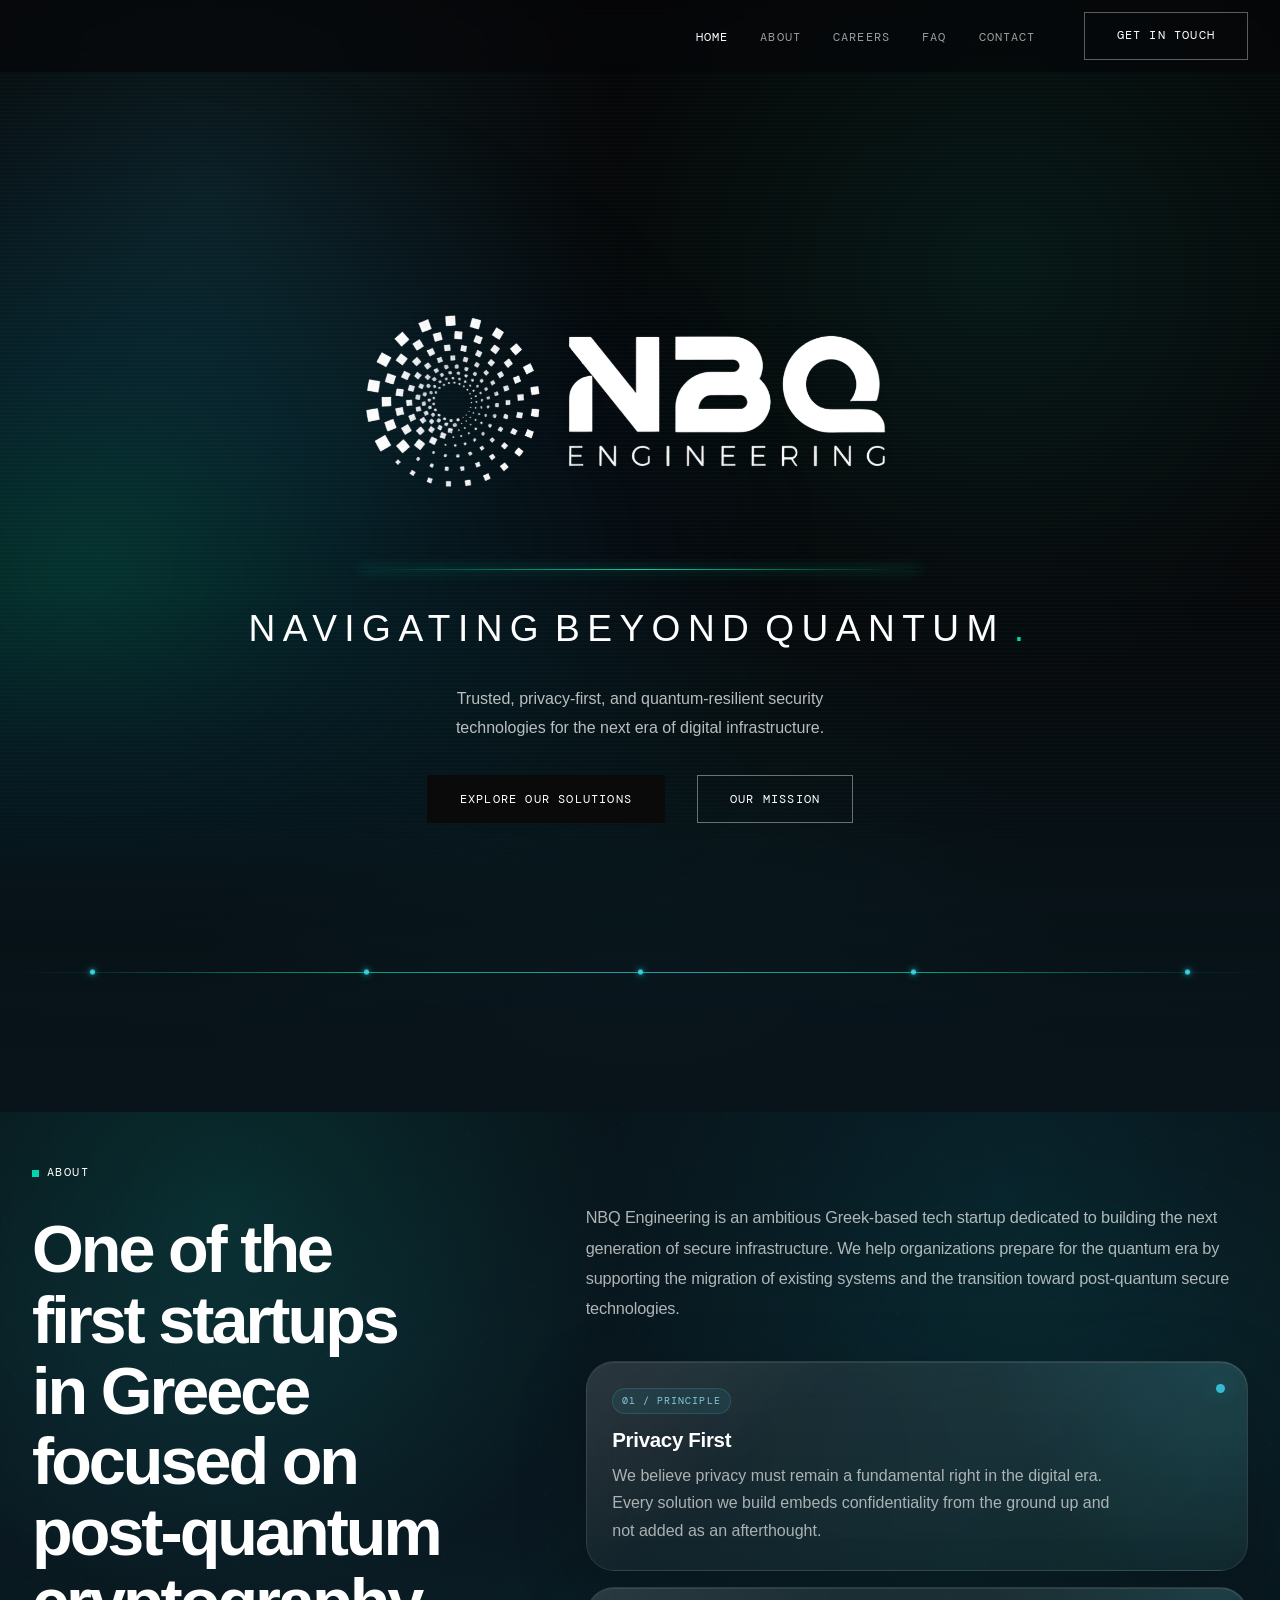
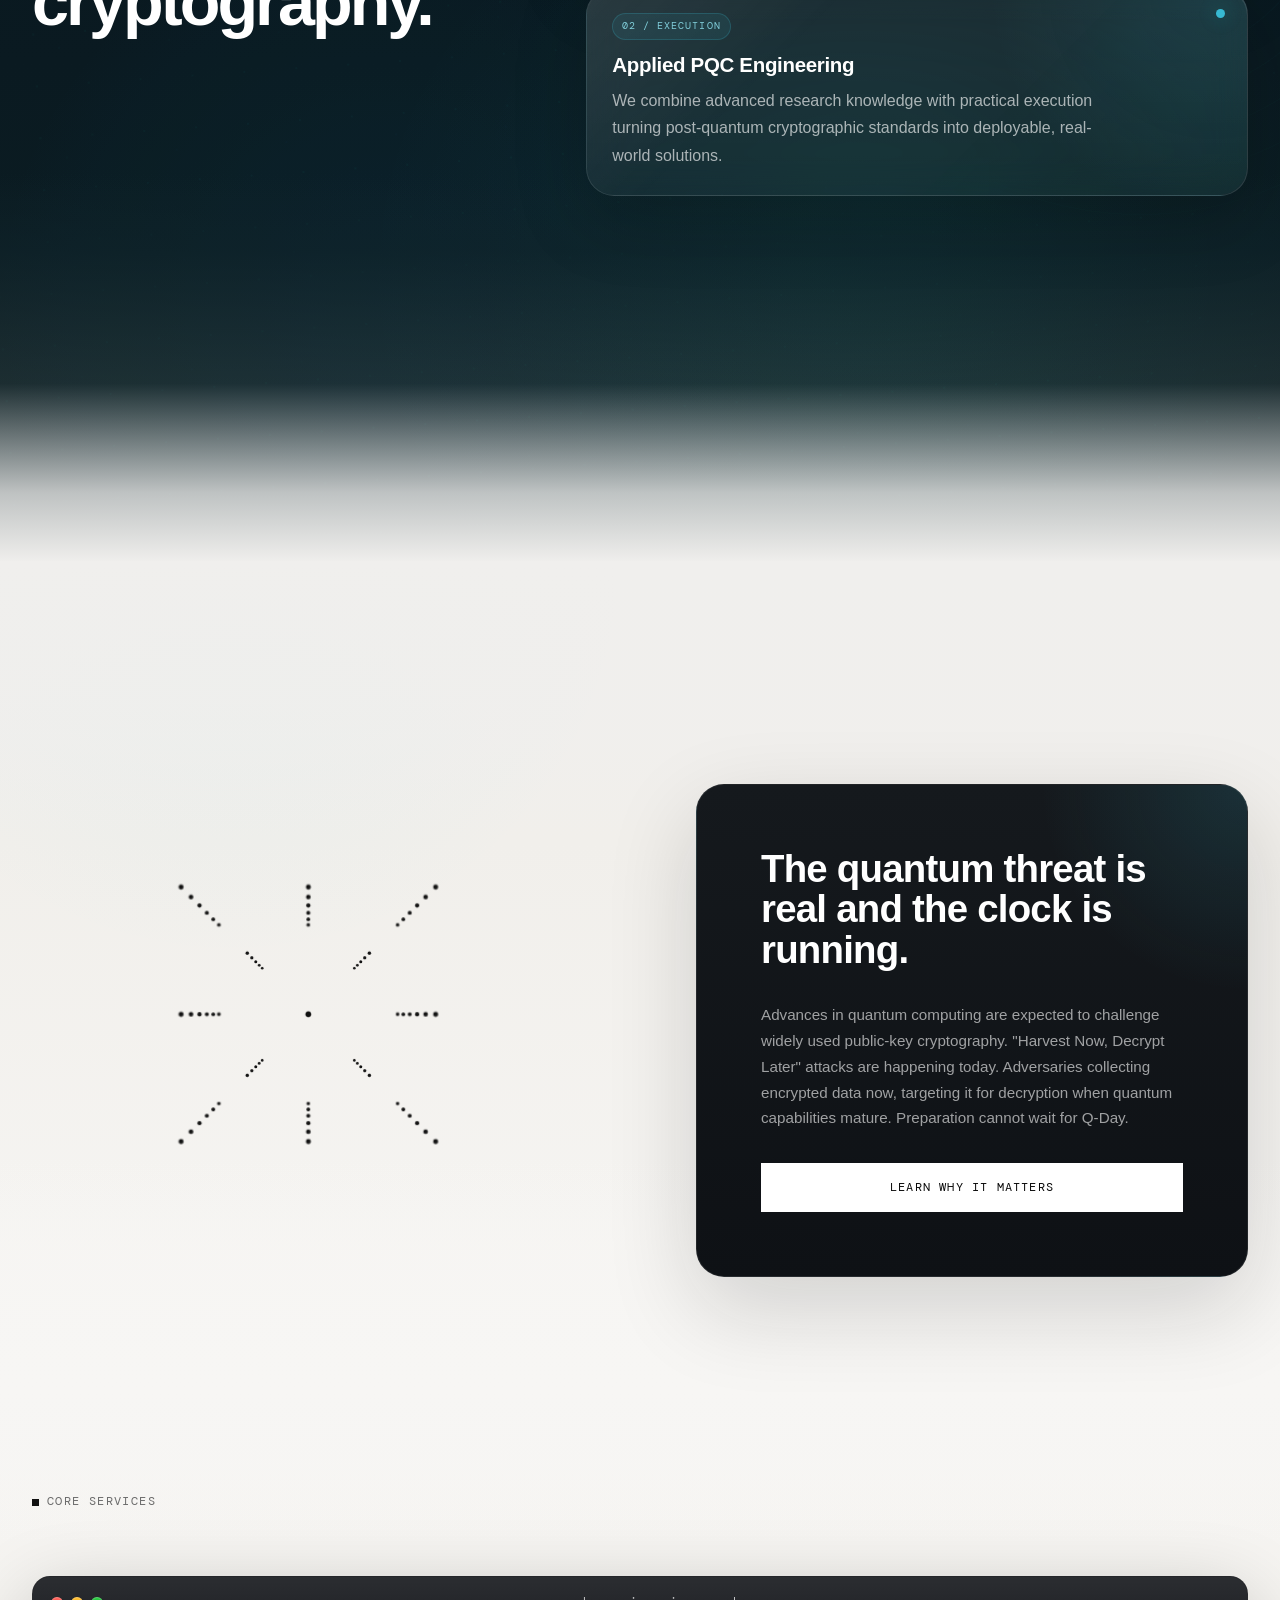
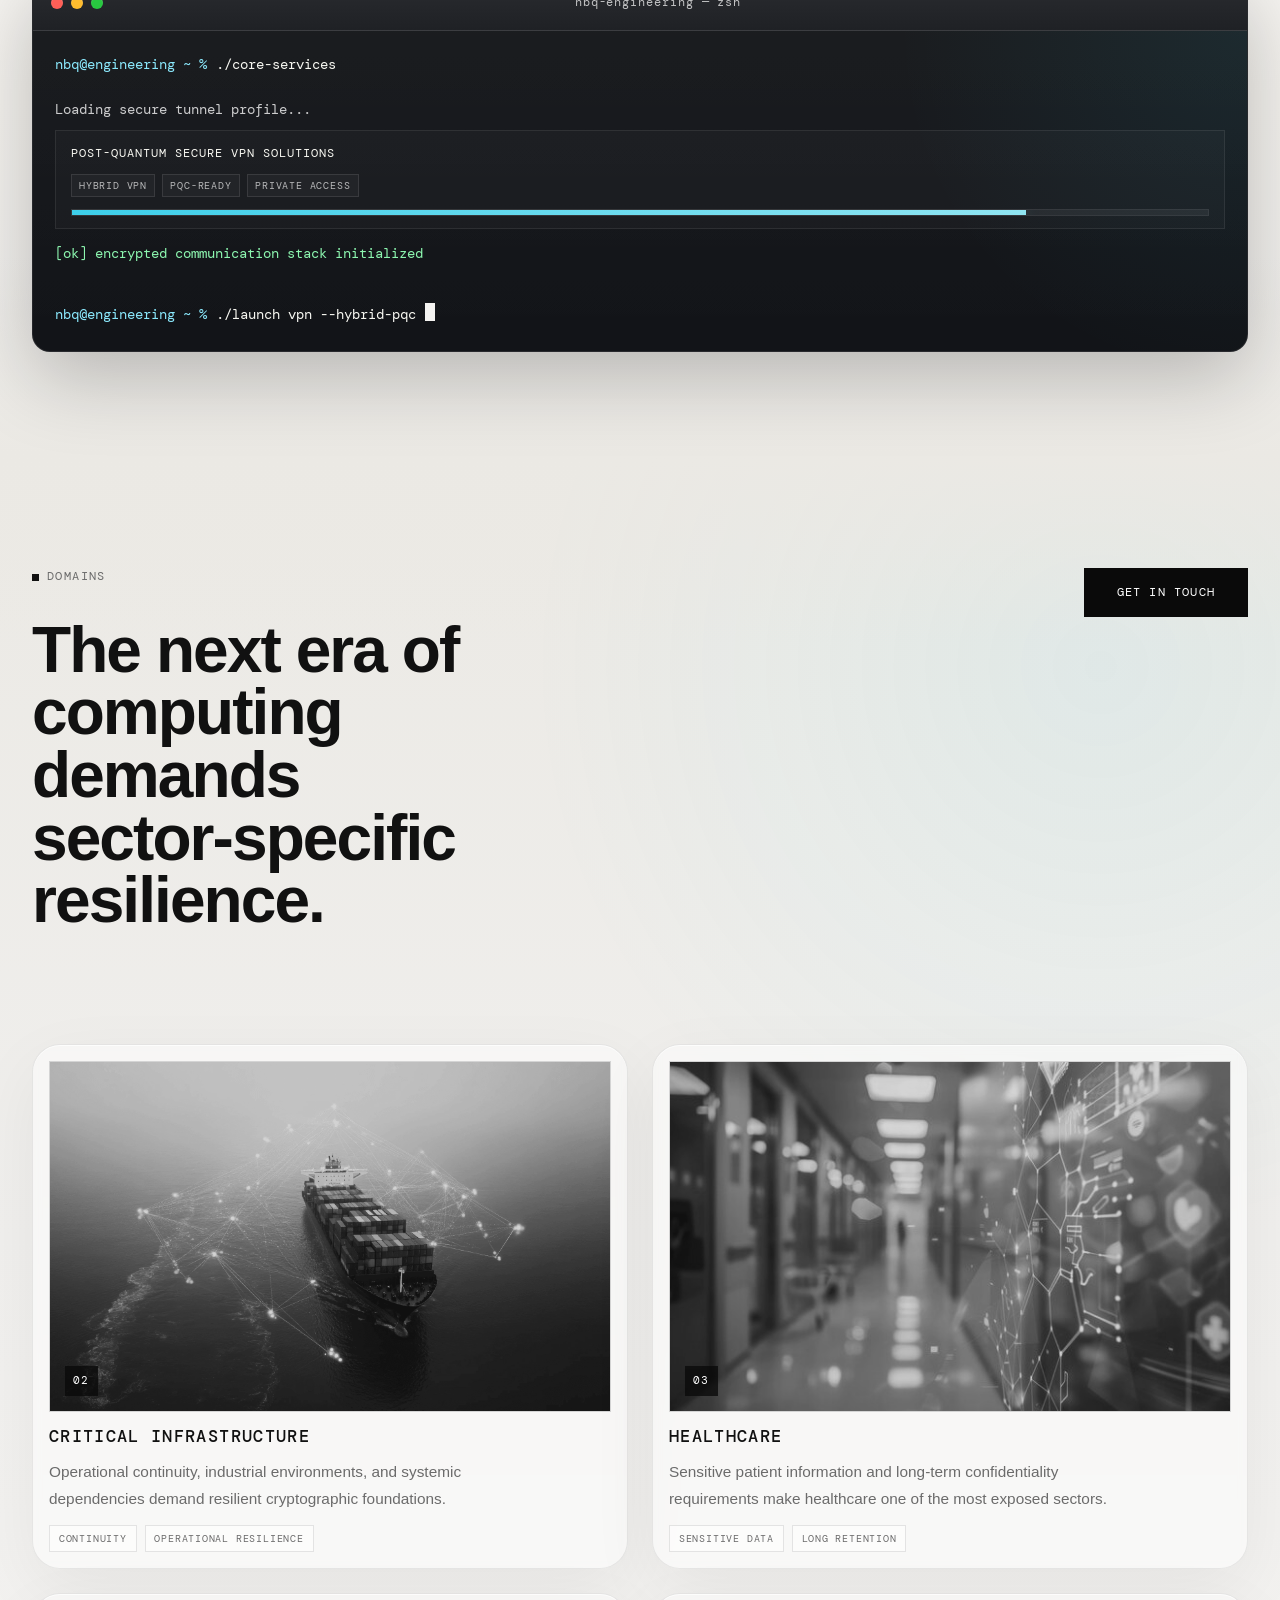
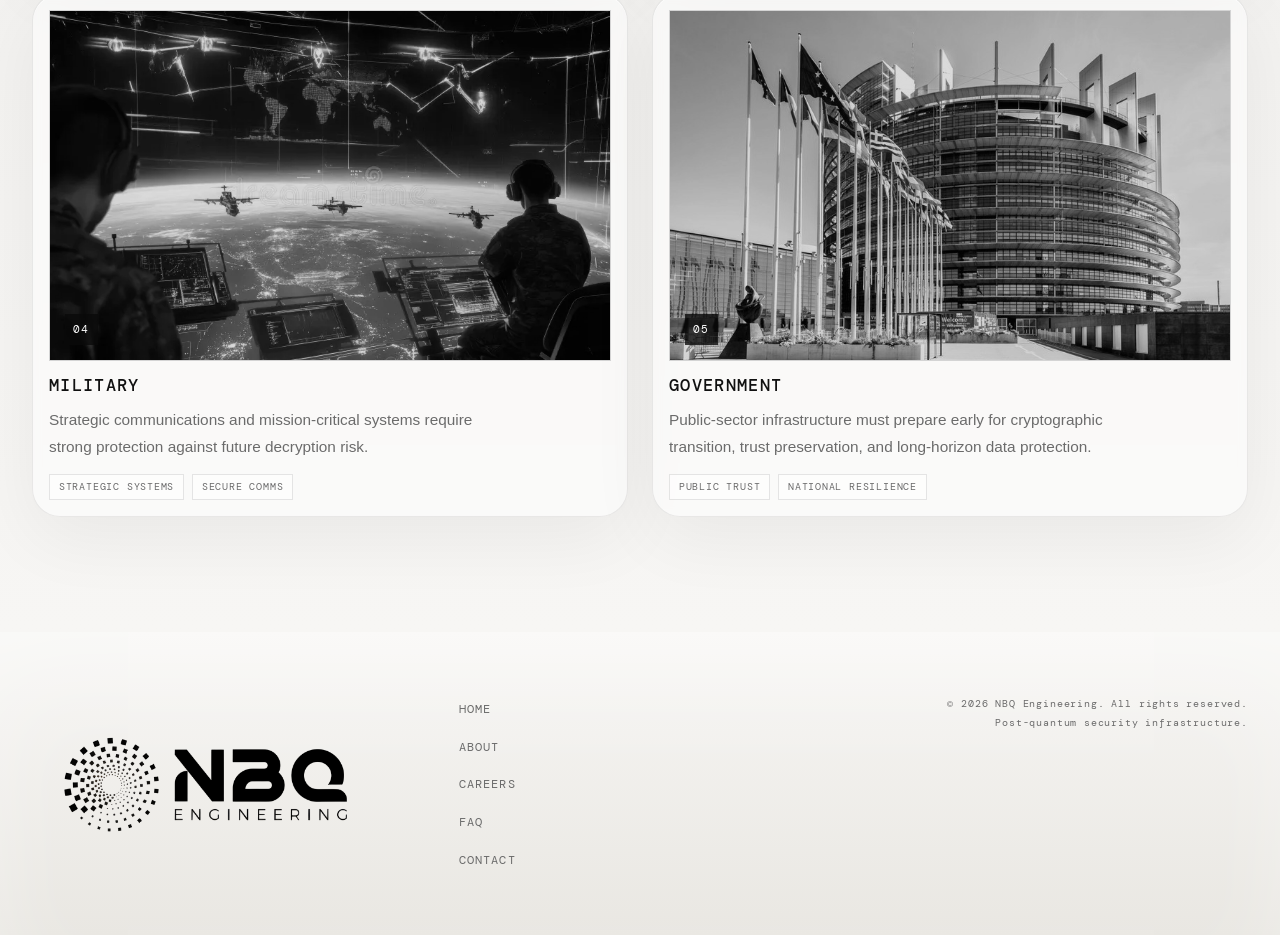
<file: index.html>
<!DOCTYPE html>
<html lang="en">
<head>
  <meta charset="UTF-8" />
  <meta name="viewport" content="width=device-width, initial-scale=1.0" />
  <title>NBQ Engineering - Navigating Beyond Quantum</title>
  <meta name="description" content="NBQ Engineering builds trusted, privacy-first, and quantum-resilient security technologies to help organizations prepare for the next era of digital infrastructure." />
  <link rel="icon" href="assets/favicon.ico" type="image/svg+xml" />
  <link rel="stylesheet" href="css/style.css" />
  <link rel="stylesheet" href="css/responsive.css" />
  <link rel="preconnect" href="https://fonts.googleapis.com" />
  <link href="https://fonts.googleapis.com/css2?family=DM+Mono:wght@300;400&display=swap" rel="stylesheet" />
</head>
<body>

  <!-- NAVIGATION -->
  <nav class="nav nav--dark" id="nav">
    <div class="nav__inner">
      <a href="index.html" class="nav__logo" aria-label="NBQ Engineering home"></a>

      <button class="nav__toggle" id="navToggle" aria-label="Toggle menu" aria-expanded="false">
        <span></span>
        <span></span>
      </button>

      <ul class="nav__links" id="navLinks">
        <li><a href="index.html" class="active">Home</a></li>
        <li><a href="#about">About</a></li>
        <li><a href="careers.html">Careers</a></li>
        <li><a href="faq.html">FAQ</a></li>
        <li><a href="contact.html">Contact</a></li>
      </ul>

      <a href="contact.html" class="btn btn--outline nav__cta">Get in Touch</a>
    </div>
  </nav>

  <main>

    <!-- HERO -->
    <section class="hero hero--nbq-v2">
      <canvas id="nbqHeroCanvas" class="hero-v2__canvas" aria-hidden="true"></canvas>
      <div class="hero-v2__scanlines" aria-hidden="true"></div>
      <div class="hero-v2__glow" aria-hidden="true"></div>

      <div class="container hero-v2__container">
        <div class="hero-v2__stage">
          <div class="hero-v2__logo-wrap reveal">
            <img
              class="hero-v2__logo"
              src="images/white_logo.png"
              alt="NBQ Engineering"
            />
          </div>

          <div class="hero-v2__rule reveal reveal--delay-1"></div>

          <div class="hero-v2__tagline-wrap reveal reveal--delay-2">
            <div class="hero-v2__beam" aria-hidden="true"></div>
            <div class="hero-v2__tagline" aria-label="Navigating Beyond Quantum">
              <span class="hero-v2__word"><span>Navigating</span></span>
              <span class="hero-v2__word"><span>Beyond</span></span>
              <span class="hero-v2__word"><span>Quantum</span></span>
              <span class="hero-v2__word hero-v2__word--accent"><span>.</span></span>
            </div>
          </div>

          <p class="hero-v2__sub reveal reveal--delay-3">
            Trusted, privacy-first, and quantum-resilient security technologies
            for the next era of digital infrastructure.
          </p>

          <div class="hero-v2__actions reveal reveal--delay-3">
            <a href="#services" class="btn btn--primary">Explore Our Solutions</a>
            <a href="#about" class="btn btn--outline-light">Our Mission</a>
          </div>
        </div>
      </div>
    </section>

    <!-- SECTION DIVIDER — sits in normal flow between hero and about,
         z-index: 50 paints it above both section stacking contexts -->
    <div class="digital-section-divider" aria-hidden="true">
      <div class="digital-section-divider__line"></div>
      <div class="digital-section-divider__sweep"></div>
      <div class="digital-section-divider__nodes">
        <span></span>
        <span></span>
        <span></span>
        <span></span>
        <span></span>
      </div>
    </div>

    <!-- ABOUT SECTION -->
    <section class="about-split" id="about">

      <div class="about-split__grid-bg" aria-hidden="true"></div>

      <!-- CONNECTED DIGITAL BRIDGE -->
      <div class="about-digital-bridge" aria-hidden="true">
        <div class="about-digital-bridge__line"></div>
        <div class="about-digital-bridge__pulse"></div>
        <div class="about-digital-bridge__nodes">
          <span></span>
          <span></span>
          <span></span>
          <span></span>
        </div>
      </div>

      <div class="container about-split__inner">
        <div class="about-split__left">
          <div class="label reveal">
            <span class="square-marker"></span> About
          </div>

          <h2 class="about-split__headline reveal reveal--delay-1">
            One of the first startups in Greece focused on post-quantum cryptography.
          </h2>
        </div>

        <div class="about-split__right">
          <p class="about-split__intro reveal reveal--delay-2">
            NBQ Engineering is an ambitious Greek-based tech startup dedicated to building the next generation of secure infrastructure. We help organizations prepare for the quantum era by supporting the migration of existing systems and the transition toward post-quantum secure technologies.
          </p>

          <article class="feature-card feature-card--light feature-card--panel reveal">
            <span class="square-marker"></span>
            <div class="feature-card__body">
              <div class="feature-card__meta">01 / Principle</div>
              <h3 class="feature-card__title">Privacy First</h3>
              <p>
                We believe privacy must remain a fundamental right in the digital era.
                Every solution we build embeds confidentiality from the ground up and
                not added as an afterthought.
              </p>
            </div>
          </article>

          <article class="feature-card feature-card--light feature-card--panel reveal reveal--delay-1">
            <span class="square-marker"></span>
            <div class="feature-card__body">
              <div class="feature-card__meta">02 / Execution</div>
              <h3 class="feature-card__title">Applied PQC Engineering</h3>
              <p>
                We combine advanced research knowledge with practical execution 
                turning post-quantum cryptographic standards into deployable,
                real-world solutions.
              </p>
            </div>
          </article>

          <article class="feature-card feature-card--light feature-card--panel reveal reveal--delay-2">
            <span class="square-marker"></span>
            <div class="feature-card__body">
              <div class="feature-card__meta">03 / Future Readiness</div>
              <h3 class="feature-card__title">Long-Term Resilience</h3>
              <p>
                We design with durability in mind, helping organizations build systems
                prepared for emerging threats including threats that have not yet
                fully materialized.
              </p>
            </div>
          </article>
        </div>
      </div>
    </section>

    <!-- WHY THIS MATTERS DARK SECTION -->
    <section class="tech-dark" id="why">
      <div class="container tech-dark__inner">
        <div class="label label--light reveal">
          <span class="square-marker square-marker--light"></span> Why This Matters
        </div>

        <div class="tech-dark__content">
          <div class="tech-grid-visual reveal" aria-hidden="true">
            <div class="cube-wrap">
              <div class="cube">
                <div class="faces f1">
                  <div class="dot p1"></div><div class="dot p2"></div><div class="dot p3"></div>
                  <div class="dot p4"></div><div class="dot p5"></div><div class="dot p6"></div>
                  <div class="dot p7"></div><div class="dot p8"></div><div class="dot p9"></div>
                </div>

                <div class="faces f2"><div class="dot p10"></div><div class="dot p11"></div><div class="dot p12"></div><div class="dot p13"></div></div>

                <div class="faces f3">
                  <div class="dot p1"></div><div class="dot p2"></div><div class="dot p3"></div>
                  <div class="dot p4"></div><div class="dot p5"></div><div class="dot p6"></div>
                  <div class="dot p7"></div><div class="dot p8"></div><div class="dot p9"></div>
                </div>

                <div class="faces f4"><div class="dot p10"></div><div class="dot p11"></div><div class="dot p12"></div><div class="dot p13"></div></div>

                <div class="faces f5">
                  <div class="dot p1"></div><div class="dot p2"></div><div class="dot p3"></div>
                  <div class="dot p4"></div><div class="dot p5"></div><div class="dot p6"></div>
                  <div class="dot p7"></div><div class="dot p8"></div><div class="dot p9"></div>
                </div>

                <div class="faces f6"><div class="dot p10"></div><div class="dot p11"></div><div class="dot p12"></div><div class="dot p13"></div></div>

                <div class="faces f7">
                  <div class="dot p1"></div><div class="dot p2"></div><div class="dot p3"></div>
                  <div class="dot p4"></div><div class="dot p5"></div><div class="dot p6"></div>
                  <div class="dot p7"></div><div class="dot p8"></div><div class="dot p9"></div>
                </div>

                <div class="faces f8"><div class="dot p10"></div><div class="dot p11"></div><div class="dot p12"></div><div class="dot p13"></div></div>

                <div class="faces f9">
                  <div class="dot p1"></div><div class="dot p2"></div><div class="dot p3"></div>
                  <div class="dot p4"></div><div class="dot p5"></div><div class="dot p6"></div>
                  <div class="dot p7"></div><div class="dot p8"></div><div class="dot p9"></div>
                </div>

                <div class="faces f10"><div class="dot p10"></div><div class="dot p11"></div><div class="dot p12"></div><div class="dot p13"></div></div>

                <div class="faces f11">
                  <div class="dot p1"></div><div class="dot p2"></div><div class="dot p3"></div>
                  <div class="dot p4"></div><div class="dot p5"></div><div class="dot p6"></div>
                  <div class="dot p7"></div><div class="dot p8"></div><div class="dot p9"></div>
                </div>
              </div>
            </div>
          </div>

          <div class="arch-card reveal reveal--delay-2">
            <h3 class="arch-card__title">The quantum threat is real and the clock is running.</h3>
            <p class="arch-card__body">
              Advances in quantum computing are expected to challenge widely used public-key cryptography. "Harvest Now, Decrypt Later" attacks are happening today. Adversaries collecting encrypted data now, targeting it for decryption when quantum capabilities mature. Preparation cannot wait for Q-Day.
            </p>
            <a href="faq.html#quantum-cybersecurity-concern" class="btn btn--white">
  Learn Why It Matters
</a>
          </div>
        </div>
      </div>
    </section>

    <!-- CORE SERVICES / TERMINAL -->
    <section class="capabilities" id="services">
      <div class="container">
        <div class="label reveal">
          <span class="square-marker"></span> Core Services
        </div>

        <div class="services-terminal reveal">
          <div class="services-terminal__topbar">
            <div class="services-terminal__traffic-lights" aria-hidden="true">
              <span class="services-terminal__dot services-terminal__dot--red"></span>
              <span class="services-terminal__dot services-terminal__dot--yellow"></span>
              <span class="services-terminal__dot services-terminal__dot--green"></span>
            </div>

            <div class="services-terminal__title">nbq-engineering — zsh</div>
          </div>

          <div
            class="services-terminal__body services-terminal__body--animated"
            id="servicesTerminalBody"
            aria-live="polite"
          >
            <div class="services-terminal__boot">
              <div class="services-terminal__line">
                <span class="services-terminal__prompt">nbq@engineering ~ %</span>
                <span class="services-terminal__command">./core-services</span>
              </div>
            </div>

            <div class="services-terminal__viewport" id="servicesTerminalViewport"></div>

            <div class="services-terminal__line services-terminal__line--active">
              <span class="services-terminal__prompt">nbq@engineering ~ %</span>
              <span class="services-terminal__typing" id="servicesTerminalTyping"></span>
              <span class="services-terminal__cursor" aria-hidden="true"></span>
            </div>
          </div>
        </div>
      </div>
    </section>

    <!-- DOMAINS SECTION -->
    <section class="domain-showcase">
      <div class="container">
        <div class="domain-showcase__top">
          <div class="domain-showcase__intro-block">
            <div class="label reveal">
              <span class="square-marker"></span> Domains
            </div>

            <h2 class="domain-showcase__headline reveal reveal--delay-1">
              The next era of computing demands sector-specific resilience.
            </h2>
          </div>

          <a href="contact.html" class="btn btn--primary reveal reveal--delay-1">
            Get in Touch
          </a>
        </div>

        <div class="domain-showcase__grid">
          <article class="domain-card reveal reveal--delay-1">
            <div class="domain-card__image-wrap">
              <div class="domain-card__image-placeholder">
                <img src="images/ship.png" alt="Critical infrastructure sector" class="domain-card__image" />
              </div>
              <span class="domain-card__num">02</span>
            </div>

            <div class="domain-card__content">
              <h3 class="domain-card__title">Critical Infrastructure</h3>
              <p class="domain-card__text">
                Operational continuity, industrial environments, and systemic dependencies demand resilient cryptographic foundations.
              </p>

              <div class="domain-card__meta">
                <span class="domain-card__pill">Continuity</span>
                <span class="domain-card__pill">Operational resilience</span>
              </div>
            </div>
          </article>

          <article class="domain-card reveal reveal--delay-2">
            <div class="domain-card__image-wrap">
              <div class="domain-card__image-placeholder">
                <img src="images/healthcare.jpg" alt="Healthcare sector" class="domain-card__image" />
              </div>
              <span class="domain-card__num">03</span>
            </div>

            <div class="domain-card__content">
              <h3 class="domain-card__title">Healthcare</h3>
              <p class="domain-card__text">
                Sensitive patient information and long-term confidentiality requirements make healthcare one of the most exposed sectors.
              </p>

              <div class="domain-card__meta">
                <span class="domain-card__pill">Sensitive data</span>
                <span class="domain-card__pill">Long retention</span>
              </div>
            </div>
          </article>

          <article class="domain-card reveal reveal--delay-3">
            <div class="domain-card__image-wrap">
              <div class="domain-card__image-placeholder">
                <img src="images/military.png" alt="Military sector" class="domain-card__image" />
              </div>
              <span class="domain-card__num">04</span>
            </div>

            <div class="domain-card__content">
              <h3 class="domain-card__title">Military</h3>
              <p class="domain-card__text">
                Strategic communications and mission-critical systems require strong protection against future decryption risk.
              </p>

              <div class="domain-card__meta">
                <span class="domain-card__pill">Strategic systems</span>
                <span class="domain-card__pill">Secure comms</span>
              </div>
            </div>
          </article>

          <article class="domain-card reveal reveal--delay-4">
            <div class="domain-card__image-wrap">
              <div class="domain-card__image-placeholder">
                <img src="images/government.jpg" alt="Government sector" class="domain-card__image" />
              </div>
              <span class="domain-card__num">05</span>
            </div>

            <div class="domain-card__content">
              <h3 class="domain-card__title">Government</h3>
              <p class="domain-card__text">
                Public-sector infrastructure must prepare early for cryptographic transition, trust preservation, and long-horizon data protection.
              </p>

              <div class="domain-card__meta">
                <span class="domain-card__pill">Public trust</span>
                <span class="domain-card__pill">National resilience</span>
              </div>
            </div>
          </article>
        </div>
      </div>
    </section>

  </main>

  <!-- FOOTER -->
  <footer class="footer">
    <div class="container footer__inner">
      <div class="footer__brand">
        <img src="images/logo_black.png" alt="NBQ Engineering" class="footer__logo" />
      </div>

      <nav class="footer__nav">
        <ul>
          <li><a href="index.html" class="active">Home</a></li>
          <li><a href="#about">About</a></li>
          <li><a href="careers.html">Careers</a></li>
          <li><a href="faq.html">FAQ</a></li>
          <li><a href="contact.html">Contact</a></li>
        </ul>
      </nav>

      <div class="footer__meta">
        <p class="footer__copy">&copy; 2026 NBQ Engineering. All rights reserved.</p>
        <p class="footer__legal">Post-quantum security infrastructure.</p>
      </div>
    </div>
  </footer>

  <script src="js/main.js"></script>
  <script src="js/animations.js"></script>
</body>
</html>
</file>
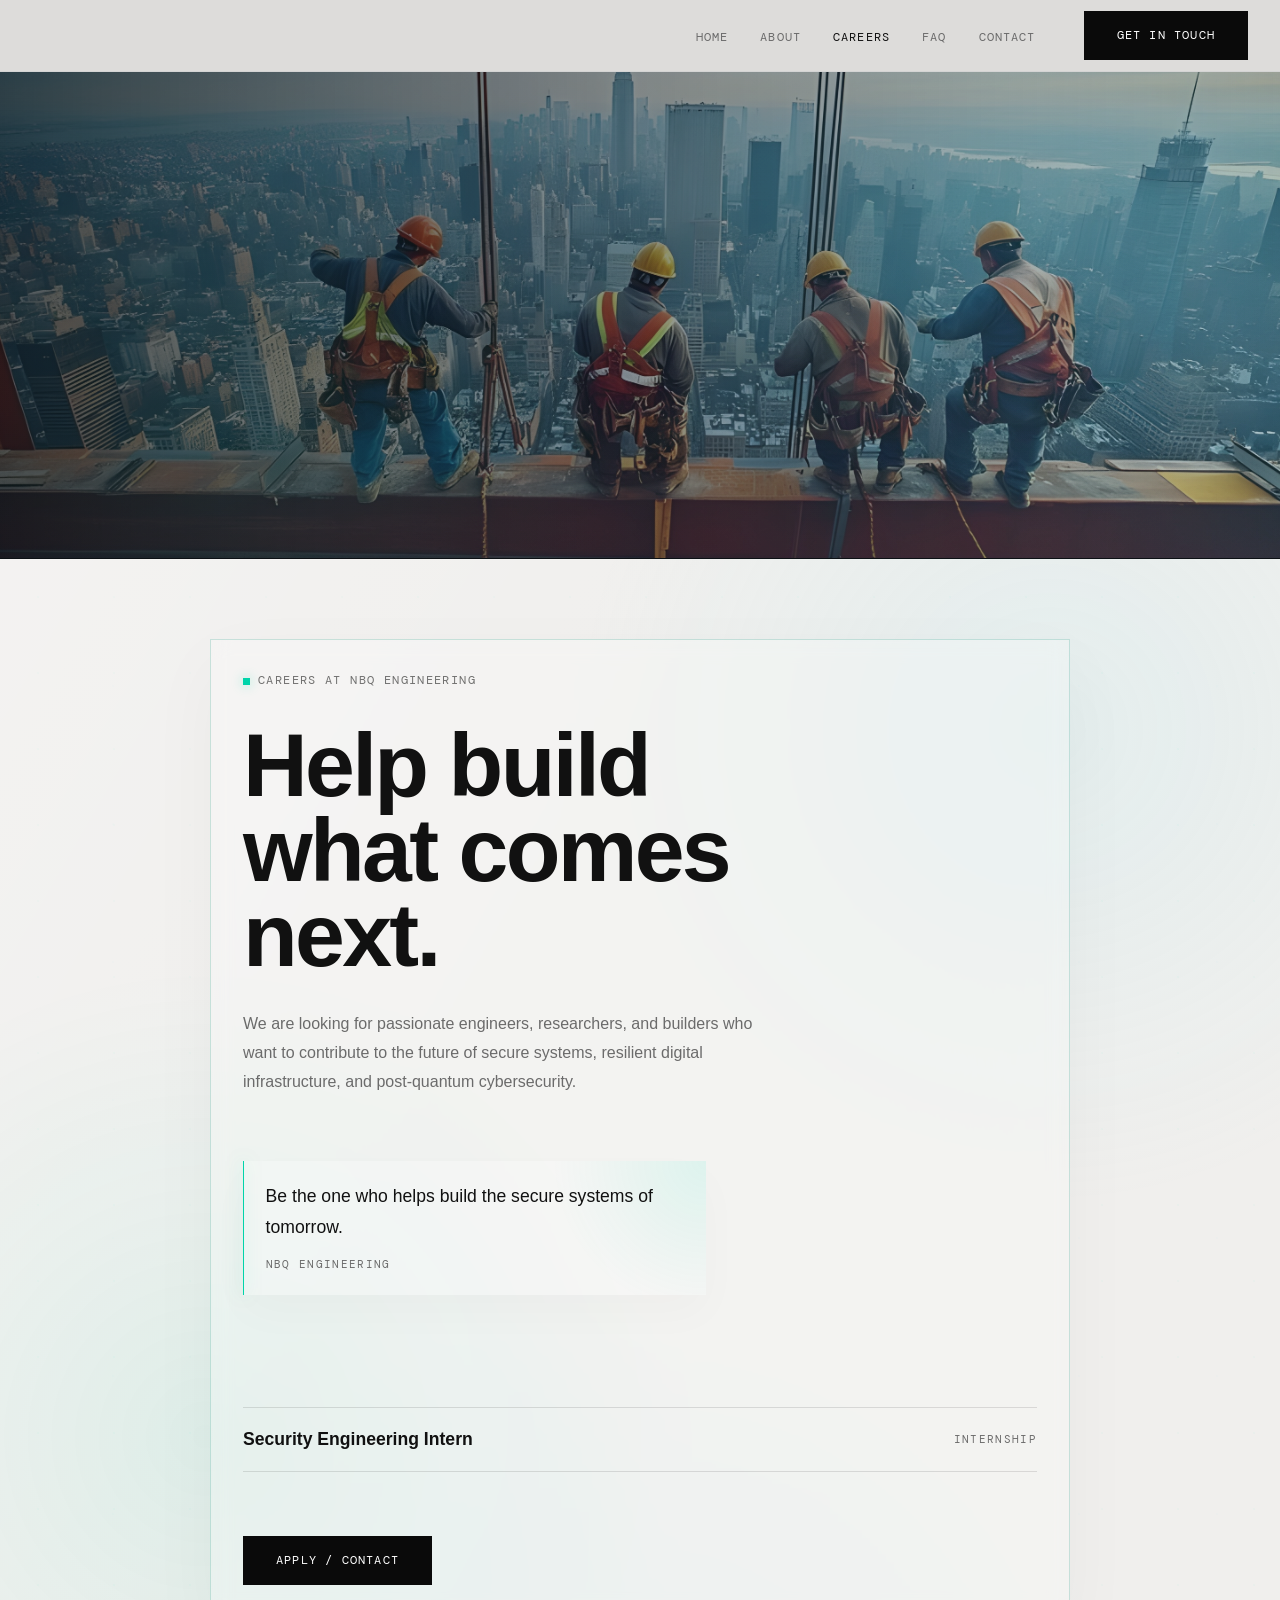
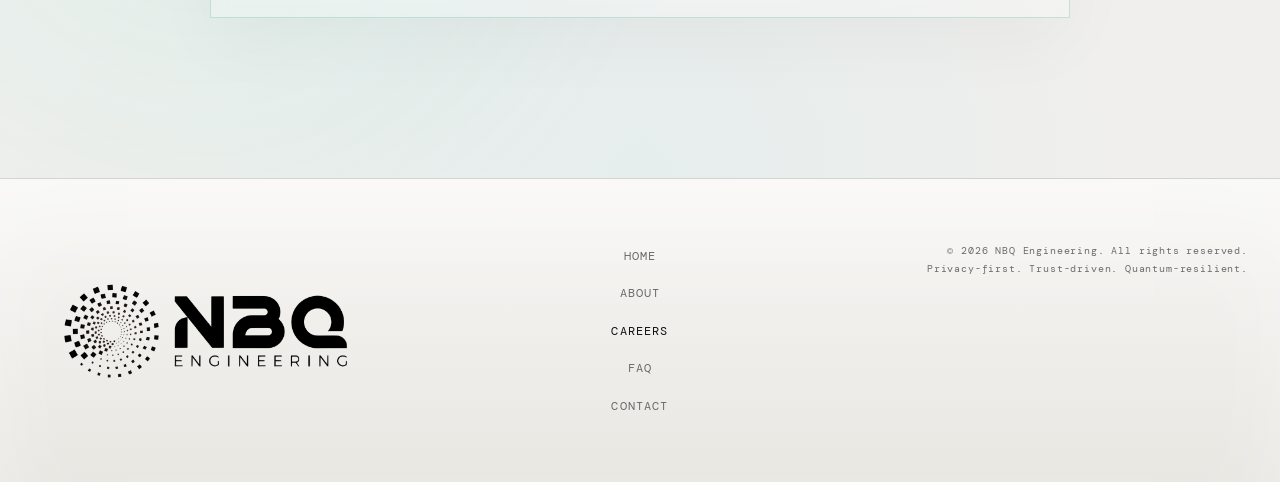
<file: careers.html>
<!DOCTYPE html>
<html lang="en">
<head>
  <meta charset="UTF-8" />
  <meta name="viewport" content="width=device-width, initial-scale=1.0" />

  <title>Careers | NBQ Engineering</title>

  <meta
    name="description"
    content="Explore career opportunities at NBQ Engineering."
  />

  <link rel="icon" href="assets/favicon.ico" type="image/svg+xml" />

  <link rel="stylesheet" href="css/style.css" />
  <link rel="stylesheet" href="css/responsive.css" />

  <link rel="preconnect" href="https://fonts.googleapis.com" />
  <link rel="preconnect" href="https://fonts.gstatic.com" crossorigin />

  <link
    href="https://fonts.googleapis.com/css2?family=DM+Mono:wght@400;500&display=swap"
    rel="stylesheet"
  />

  <style>
    /* ============================================================
       CAREERS PAGE — INLINE PAGE-SPECIFIC STYLES
       ============================================================ */

    .careers-hero {
      width: 100%;
      margin-top: var(--nav-h);
      position: relative;
      overflow: hidden;
      border-bottom: 1px solid rgba(17, 17, 17, 0.12);
      background: #0b1116;
      isolation: isolate;
    }

    .careers-hero img {
      width: 100%;
      height: clamp(260px, 38vw, 520px);
      object-fit: cover;
      object-position: center;
      display: block;
      filter: grayscale(0.15) contrast(1.02) brightness(0.9);
      transform: scale(1.01);
    }

    .careers-hero::before {
      content: "";
      position: absolute;
      inset: 0;
      z-index: 1;
      background:
        radial-gradient(circle at 78% 22%, rgba(61, 207, 234, 0.22), transparent 30%),
        radial-gradient(circle at 18% 78%, rgba(0, 212, 170, 0.16), transparent 34%);
      mix-blend-mode: screen;
      pointer-events: none;
    }

    .careers-hero::after {
      content: "";
      position: absolute;
      inset: 0;
      z-index: 2;
      background:
        linear-gradient(
          90deg,
          rgba(6, 14, 19, 0.62),
          rgba(15, 37, 48, 0.36),
          rgba(15, 122, 143, 0.18)
        ),
        linear-gradient(
          180deg,
          rgba(6, 7, 9, 0.12),
          rgba(240, 239, 237, 0.08)
        );
      pointer-events: none;
    }

    .careers-page {
      position: relative;
      padding-top: 5rem;
      padding-bottom: var(--space-xxl);
      border-bottom: 1px solid rgba(17, 17, 17, 0.12);
      background:
        radial-gradient(circle at 82% 14%, rgba(144, 229, 242, 0.13), transparent 32%),
        radial-gradient(circle at 16% 72%, rgba(0, 212, 170, 0.08), transparent 34%),
        var(--color-bg);
      overflow: hidden;
      isolation: isolate;
    }

    .careers-page::before {
      content: "";
      position: absolute;
      inset: 0;
      background-image:
        radial-gradient(circle, rgba(0, 212, 170, 0.12) 1px, transparent 1.5px),
        radial-gradient(circle, rgba(61, 207, 234, 0.08) 1px, transparent 1.5px);
      background-size:
        76px 76px,
        138px 138px;
      background-position:
        0 0,
        44px 58px;
      opacity: 0.22;
      pointer-events: none;
      z-index: -2;
    }

    .careers-page::after {
      content: "";
      position: absolute;
      inset: 0;
      background:
        linear-gradient(120deg, rgba(255,255,255,0.22), transparent 42%),
        radial-gradient(circle at 50% 100%, rgba(61,207,234,0.06), transparent 36%);
      pointer-events: none;
      z-index: -1;
    }

    .careers-page__inner {
      max-width: 860px;
      position: relative;
      padding: clamp(1.25rem, 3vw, 2rem);
      background: rgba(255, 255, 255, 0.24);
      border: 1px solid rgba(17, 17, 17, 0.08);
      backdrop-filter: blur(10px);
      -webkit-backdrop-filter: blur(10px);
      box-shadow: 0 24px 70px rgba(0, 0, 0, 0.035);
    }

    .careers-page__inner::before {
      content: "";
      position: absolute;
      inset: -1px;
      border: 1px solid rgba(0, 212, 170, 0.12);
      pointer-events: none;
    }

    .careers-page__headline {
      font-size: clamp(3rem, 7vw, 5.8rem);
      font-weight: 800;
      line-height: 0.95;
      letter-spacing: -0.03em;
      margin-bottom: var(--space-md);
      max-width: 10ch;
    }

    .careers-page__intro {
      font-size: 1rem;
      line-height: 1.8;
      color: var(--color-text-muted);
      max-width: 60ch;
      margin-bottom: var(--space-lg);
    }

    .careers-page__quote {
      position: relative;
      margin-bottom: var(--space-xl);
      padding: 1.25rem 1.35rem;
      border-left: 1px solid #00d4aa;
      max-width: 52ch;
      background:
        radial-gradient(circle at 100% 0%, rgba(0, 212, 170, 0.10), transparent 32%),
        rgba(255, 255, 255, 0.26);
      box-shadow: 0 18px 45px rgba(0, 0, 0, 0.025);
    }

    .careers-page__quote::before {
      content: "";
      position: absolute;
      left: -1px;
      top: 0;
      bottom: 0;
      width: 1px;
      background: #00d4aa;
      box-shadow: 0 0 16px rgba(0, 212, 170, 0.5);
    }

    .careers-page__quote p {
      font-size: 1.1rem;
      line-height: 1.8;
      color: var(--color-text);
    }

    .careers-page__quote span {
      display: inline-block;
      margin-top: 0.75rem;
      font-family: var(--font-mono);
      font-size: 0.7rem;
      letter-spacing: 0.12em;
      text-transform: uppercase;
      color: var(--color-text-muted);
    }

    .careers-list {
      border-top: 1px solid rgba(17, 17, 17, 0.12);
    }

    .careers-list__item {
      display: flex;
      align-items: center;
      justify-content: space-between;
      gap: 1rem;
      padding: 1.25rem 0;
      border-bottom: 1px solid rgba(17, 17, 17, 0.12);
      transition:
        padding-left var(--duration-fast) var(--ease),
        padding-right var(--duration-fast) var(--ease),
        background var(--duration-fast) var(--ease),
        border-color var(--duration-fast) var(--ease);
    }

    .careers-list__item:hover {
      padding-left: 1rem;
      padding-right: 1rem;
      background:
        radial-gradient(circle at 96% 50%, rgba(0, 212, 170, 0.08), transparent 30%),
        rgba(255, 255, 255, 0.28);
      border-color: rgba(0, 212, 170, 0.20);
    }

    .careers-list__title {
      font-family: var(--font-display);
      font-size: 1.1rem;
      font-weight: 600;
      color: var(--color-text);
      line-height: 1.3;
      transition: color var(--duration-fast) var(--ease);
    }

    .careers-list__item:hover .careers-list__title {
      color: #008f78;
    }

    .careers-list__type {
      font-family: var(--font-mono);
      font-size: 0.7rem;
      letter-spacing: 0.12em;
      text-transform: uppercase;
      color: var(--color-text-muted);
      white-space: nowrap;
      transition:
        color var(--duration-fast) var(--ease),
        background var(--duration-fast) var(--ease),
        border-color var(--duration-fast) var(--ease);
    }

    .careers-list__item:hover .careers-list__type {
      color: #008f78;
    }

    .careers-page__cta {
      margin-top: var(--space-lg);
    }

    .careers-page .square-marker {
      background: #00d4aa;
      box-shadow: 0 0 12px rgba(0, 212, 170, 0.42);
    }

    .careers-page .label {
      color: rgba(17, 17, 17, 0.58);
    }

    @media (max-width: 640px) {
      .careers-hero {
        margin-top: var(--nav-h);
      }

      .careers-hero img {
        height: 220px;
      }

      .careers-page {
        padding-top: 3.5rem;
        padding-bottom: var(--space-xl);
      }

      .careers-page__inner {
        padding: 1.1rem;
      }

      .careers-page__headline {
        font-size: clamp(2.4rem, 11vw, 4rem);
      }

      .careers-page__intro {
        font-size: 0.95rem;
      }

      .careers-page__quote p {
        font-size: 1rem;
      }

      .careers-list__item {
        flex-direction: column;
        align-items: flex-start;
      }

      .careers-list__item:hover {
        padding-left: 0.75rem;
        padding-right: 0.75rem;
      }
    }
  </style>
</head>

<body>

  <!-- NAV -->
  <header class="nav" id="nav">
    <div class="nav__inner">
      <a href="index.html" class="nav__logo"></a>

      <button
        class="nav__toggle"
        id="navToggle"
        aria-label="Toggle navigation"
        aria-expanded="false"
        aria-controls="navLinks"
      >
        <span></span>
        <span></span>
      </button>

      <ul class="nav__links" id="navLinks">
        <li><a href="index.html">Home</a></li>
        <li><a href="index.html#about">About</a></li>
        <li><a href="careers.html" class="active">Careers</a></li>
        <li><a href="faq.html">FAQ</a></li>
        <li><a href="contact.html">Contact</a></li>
      </ul>

      <div class="nav__cta">
        <a href="contact.html" class="btn btn--primary">Get in Touch</a>
      </div>
    </div>
  </header>

  <main>

    <!-- TOP HORIZONTAL IMAGE -->
    <section class="careers-hero">
      <img
        src="images/workers-top (2).jpg"
        alt="Workers building infrastructure high above the city"
      />
    </section>

    <section class="careers-page">
      <div class="container careers-page__inner">
        <div class="label reveal">
          <span class="square-marker"></span> Careers at NBQ Engineering
        </div>

        <h1 class="careers-page__headline reveal reveal--delay-1">
          Help build what comes next.
        </h1>

        <p class="careers-page__intro reveal reveal--delay-2">
          We are looking for passionate engineers, researchers, and builders who
          want to contribute to the future of secure systems, resilient digital
          infrastructure, and post-quantum cybersecurity.
        </p>

        <div class="careers-page__quote reveal reveal--delay-3">
          <p>
            Be the one who helps build the secure systems of tomorrow.
          </p>
          <span>NBQ Engineering</span>
        </div>

        <div class="careers-list reveal">
          

          

          

          <div class="careers-list__item">
            <span class="careers-list__title">Security Engineering Intern</span>
            <span class="careers-list__type">Internship</span>
          </div>
        </div>

        <div class="careers-page__cta reveal">
          <a href="contact.html" class="btn btn--primary">Apply / Contact</a>
        </div>
      </div>
    </section>

  </main>

  <!-- FOOTER -->
  <footer class="footer">
    <div class="container footer__inner">
      <div>
        <img
          src="images/logo_black.png"
          alt="NBQ Engineering"
          class="footer__logo"
        />
      </div>

      <nav class="footer__nav" aria-label="Footer">
        <ul class="nav__links">
          <li><a href="index.html">Home</a></li>
          <li><a href="index.html#about">About</a></li>
          <li><a href="careers.html" class="active">Careers</a></li>
          <li><a href="faq.html">FAQ</a></li>
          <li><a href="contact.html">Contact</a></li>
        </ul>
      </nav>

      <div class="footer__meta">
        <p class="footer__copy">© 2026 NBQ Engineering. All rights reserved.</p>
        <p class="footer__legal">Privacy-first. Trust-driven. Quantum-resilient.</p>
      </div>
    </div>
  </footer>

  <script src="js/main.js"></script>
  <script src="js/animations.js"></script>

</body>
</html>
</file>
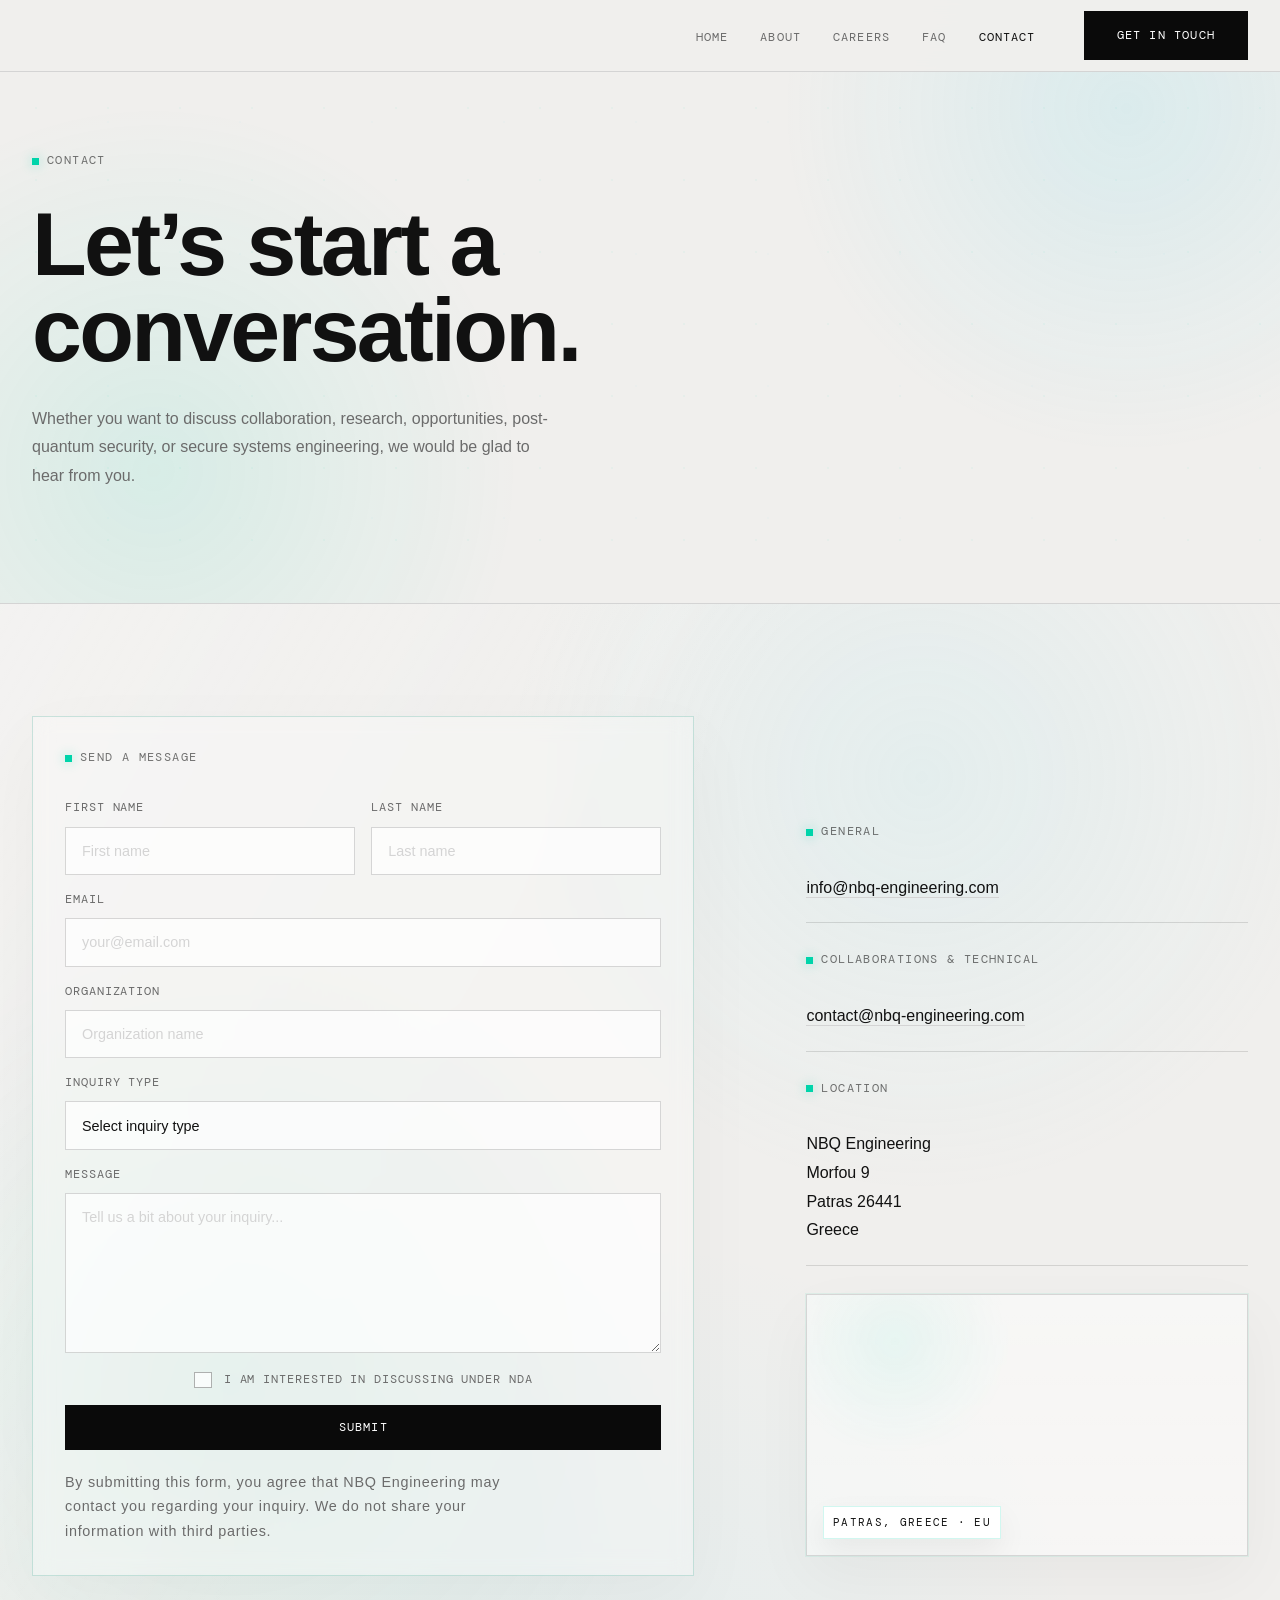
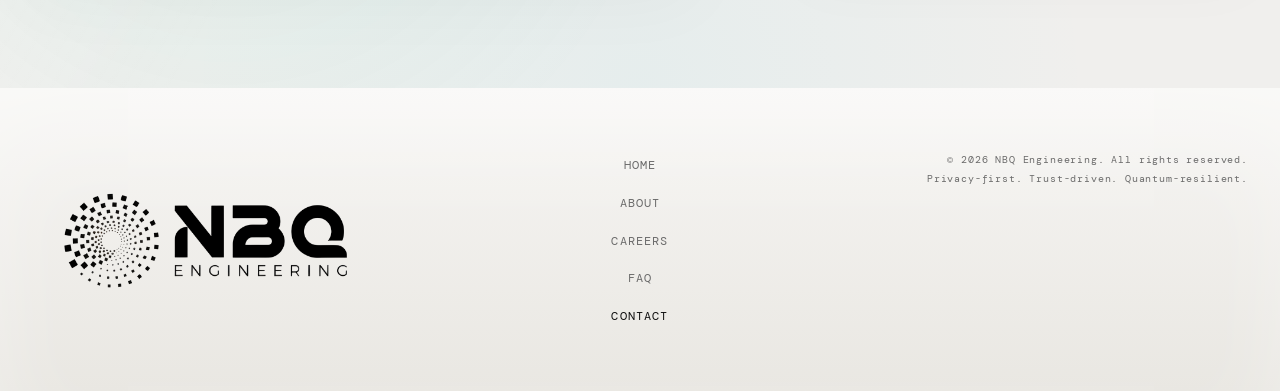
<file: contact.html>
<!DOCTYPE html>
<html lang="en">
<head>
  <meta charset="UTF-8" />
  <meta name="viewport" content="width=device-width, initial-scale=1.0" />

  <title>Contact | NBQ Engineering</title>

  <meta
    name="description"
    content="Get in touch with NBQ Engineering for collaborations, opportunities, post-quantum security inquiries, or general questions."
  />

  <link rel="icon" href="assets/favicon.ico" type="image/svg+xml" />

  <link rel="stylesheet" href="css/style.css" />
  <link rel="stylesheet" href="css/responsive.css" />

  <link rel="preconnect" href="https://fonts.googleapis.com" />
  <link rel="preconnect" href="https://fonts.gstatic.com" crossorigin />

  <link
    href="https://fonts.googleapis.com/css2?family=DM+Mono:wght@300;400;500&display=swap"
    rel="stylesheet"
  />

  <style>
    .contact-hero {
      position: relative;
      padding-top: calc(var(--nav-h) + 5rem);
      padding-bottom: var(--space-xl);
      border-bottom: 1px solid var(--color-border);
      background:
        radial-gradient(circle at 88% 18%, rgba(61, 207, 234, 0.12), transparent 28%),
        radial-gradient(circle at 12% 78%, rgba(0, 212, 170, 0.10), transparent 30%),
        var(--color-bg);
      overflow: hidden;
      isolation: isolate;
    }

    .contact-hero::before {
      content: "";
      position: absolute;
      inset: 0;
      background-image:
        radial-gradient(circle, rgba(0, 212, 170, 0.14) 1px, transparent 1.5px),
        radial-gradient(circle, rgba(61, 207, 234, 0.10) 1px, transparent 1.5px);
      background-size:
        72px 72px,
        132px 132px;
      background-position:
        0 0,
        42px 56px;
      opacity: 0.28;
      pointer-events: none;
      z-index: -1;
    }

    .contact-hero__headline {
      font-size: clamp(3rem, 7vw, 5.8rem);
      font-weight: 800;
      line-height: 0.95;
      letter-spacing: -0.03em;
      margin-bottom: var(--space-md);
      max-width: 10ch;
    }

    .contact-hero__sub {
      font-size: 1rem;
      line-height: 1.8;
      color: var(--color-text-muted);
      max-width: 58ch;
    }

    .contact-section {
      position: relative;
      padding-block: var(--space-xl);
      background:
        radial-gradient(circle at 72% 16%, rgba(144, 229, 242, 0.13), transparent 32%),
        radial-gradient(circle at 18% 72%, rgba(0, 212, 170, 0.08), transparent 34%),
        var(--color-bg);
      overflow: hidden;
      isolation: isolate;
    }

    .contact-section::before {
      content: "";
      position: absolute;
      inset: 0;
      background:
        linear-gradient(120deg, rgba(255,255,255,0.22), transparent 42%),
        radial-gradient(circle at 50% 100%, rgba(61,207,234,0.06), transparent 36%);
      pointer-events: none;
      z-index: -1;
    }

    .contact-section__inner {
      display: grid;
      grid-template-columns: minmax(0, 1.2fr) minmax(300px, 0.8fr);
      gap: var(--space-xl);
      align-items: start;
    }

    .contact-form-wrap {
      position: relative;
      background: rgba(255, 255, 255, 0.26);
      border: 1px solid rgba(17, 17, 17, 0.08);
      padding: clamp(1.25rem, 3vw, 2rem);
      backdrop-filter: blur(10px);
      -webkit-backdrop-filter: blur(10px);
      box-shadow: 0 24px 70px rgba(0, 0, 0, 0.035);
    }

    .contact-form-wrap::before {
      content: "";
      position: absolute;
      inset: -1px;
      border: 1px solid rgba(0, 212, 170, 0.12);
      pointer-events: none;
    }

    .contact-form {
      display: flex;
      flex-direction: column;
      gap: 1rem;
    }

    .form-row--half {
      display: flex;
      gap: 1rem;
    }

    .form-row--half .form-group {
      flex: 1;
    }

    .form-group {
      display: flex;
      flex-direction: column;
      gap: 0.55rem;
    }

    .form-group label {
      font-family: var(--font-mono);
      font-size: 0.72rem;
      letter-spacing: 0.08em;
      text-transform: uppercase;
      color: var(--color-text-muted);
    }

    .form-group input,
    .form-group textarea,
    .form-group select {
      width: 100%;
      border: 1px solid rgba(17, 17, 17, 0.16);
      background: rgba(255, 255, 255, 0.68);
      padding: 0.95rem 1rem;
      color: var(--color-text);
      outline: none;
      transition:
        border-color var(--duration-fast) var(--ease),
        background var(--duration-fast) var(--ease),
        box-shadow var(--duration-fast) var(--ease);
    }

    .form-group input:focus,
    .form-group textarea:focus,
    .form-group select:focus {
      border-color: rgba(0, 212, 170, 0.72);
      background: rgba(255, 255, 255, 0.96);
      box-shadow: 0 0 0 3px rgba(0, 212, 170, 0.10);
    }

    .form-group textarea {
      min-height: 160px;
      resize: vertical;
    }

    .form-group--check {
      margin-top: 0.15rem;
    }

    .check-control {
      display: inline-flex;
      align-items: center;
      gap: 0.75rem;
      width: fit-content;
      max-width: 100%;
      cursor: pointer;
      user-select: none;
      font-family: var(--font-display);
      font-size: 0.85rem;
      line-height: 1.5;
      color: var(--color-text-muted);
      text-transform: none;
      letter-spacing: normal;
    }

    .check-control input {
      appearance: none;
      -webkit-appearance: none;
      width: 18px;
      height: 18px;
      min-width: 18px;
      border: 1px solid rgba(17, 17, 17, 0.32);
      background: rgba(255, 255, 255, 0.72);
      display: inline-grid;
      place-content: center;
      cursor: pointer;
      padding: 0;
      margin: 0;
      transition:
        background var(--duration-fast) var(--ease),
        border-color var(--duration-fast) var(--ease),
        box-shadow var(--duration-fast) var(--ease);
    }

    .check-control input::before {
      content: "";
      width: 8px;
      height: 8px;
      transform: scale(0);
      transition: transform var(--duration-fast) var(--ease);
      background: #00d4aa;
      box-shadow: 0 0 12px rgba(0, 212, 170, 0.55);
    }

    .check-control input:checked {
      border-color: #00d4aa;
      background: rgba(0, 212, 170, 0.08);
      box-shadow: 0 0 0 3px rgba(0, 212, 170, 0.10);
    }

    .check-control input:checked::before {
      transform: scale(1);
    }

    .check-control input:focus-visible {
      outline: 2px solid rgba(0, 212, 170, 0.55);
      outline-offset: 3px;
    }

    .check-control span {
      cursor: pointer;
    }

    .form-notice {
      font-family: var(--font-display);
      font-size: 0.9rem;
      line-height: 1.7;
      color: var(--color-text-muted);
      margin-top: 0.25rem;
      max-width: 60ch;
    }

    .form-success {
      padding: 1.5rem 0 0;
    }

    .form-success__icon {
      width: 44px;
      height: 44px;
      display: inline-flex;
      align-items: center;
      justify-content: center;
      border: 1px solid #00d4aa;
      color: #00a98a;
      margin-bottom: 1rem;
      font-family: var(--font-mono);
      box-shadow: 0 0 24px rgba(0, 212, 170, 0.12);
    }

    .form-success h3 {
      font-size: 1.4rem;
      margin-bottom: 0.5rem;
    }

    .form-success p {
      color: var(--color-text-muted);
      line-height: 1.75;
      max-width: 48ch;
    }

    .contact-info {
      display: flex;
      flex-direction: column;
      gap: 1.75rem;
      padding-top: 0.2rem;
    }

    .contact-info__block {
      padding-bottom: 1.25rem;
      border-bottom: 1px solid rgba(17, 17, 17, 0.13);
    }

    .contact-info__block:last-of-type {
      border-bottom: none;
      padding-bottom: 0;
    }

    .contact-info__email a,
    .contact-info__address {
      font-size: 1rem;
      line-height: 1.8;
      color: var(--color-text);
    }

    .contact-info__email a {
      transition:
        opacity var(--duration-fast) var(--ease),
        color var(--duration-fast) var(--ease);
    }

    .contact-info__email a:hover {
      opacity: 0.82;
      color: #008f78;
    }

    .contact-map {
      position: relative;
      width: 100%;
      min-height: 260px;
      border: 1px solid rgba(17, 17, 17, 0.14);
      overflow: hidden;
      background: rgba(255, 255, 255, 0.45);
      box-shadow:
        0 22px 60px rgba(0, 0, 0, 0.04),
        0 0 0 1px rgba(0, 212, 170, 0.08);
    }

    .contact-map::before {
      content: "";
      position: absolute;
      inset: 0;
      z-index: 1;
      pointer-events: none;
      background:
        radial-gradient(circle at 20% 18%, rgba(0, 212, 170, 0.12), transparent 28%),
        linear-gradient(180deg, rgba(255,255,255,0.05), rgba(255,255,255,0));
      mix-blend-mode: screen;
    }

    .contact-map iframe {
      width: 100%;
      height: 260px;
      border: 0;
      display: block;
      filter: grayscale(1) contrast(1.05) brightness(0.98);
    }

    .contact-map__label {
      position: absolute;
      left: 1rem;
      bottom: 1rem;
      z-index: 2;
      font-family: var(--font-mono);
      font-size: 0.68rem;
      letter-spacing: 0.12em;
      text-transform: uppercase;
      background: rgba(255, 255, 255, 0.92);
      padding: 0.45rem 0.55rem;
      color: var(--color-text);
      pointer-events: none;
      border: 1px solid rgba(0, 212, 170, 0.18);
      box-shadow: 0 12px 30px rgba(0, 0, 0, 0.06);
    }

    .contact-section .square-marker,
    .contact-hero .square-marker {
      background: #00d4aa;
      box-shadow: 0 0 12px rgba(0, 212, 170, 0.42);
    }

    .contact-section .label,
    .contact-hero .label {
      color: rgba(17, 17, 17, 0.58);
    }

    @media (max-width: 960px) {
      .contact-section__inner {
        grid-template-columns: 1fr;
        gap: var(--space-lg);
      }
    }

    @media (max-width: 640px) {
      .contact-hero {
        padding-top: calc(var(--nav-h) + 3.5rem);
        padding-bottom: var(--space-lg);
      }

      .contact-hero__headline {
        font-size: clamp(2.4rem, 11vw, 4rem);
      }

      .contact-hero__sub,
      .form-notice,
      .contact-info__email a,
      .contact-info__address {
        font-size: 0.95rem;
      }

      .form-row--half {
        flex-direction: column;
      }

      .contact-map,
      .contact-map iframe {
        min-height: 220px;
        height: 220px;
      }

      .contact-form-wrap {
        padding: 1.1rem;
      }
    }
  </style>
</head>

<body>

  <!-- NAV -->
  <header class="nav" id="nav">
    <div class="nav__inner">
      <a href="index.html" class="nav__logo"></a>

      <button
        class="nav__toggle"
        id="navToggle"
        aria-label="Toggle navigation"
        aria-expanded="false"
        aria-controls="navLinks"
      >
        <span></span>
        <span></span>
      </button>

      <ul class="nav__links" id="navLinks">
        <li><a href="index.html">Home</a></li>
        <li><a href="index.html#about">About</a></li>
        <li><a href="careers.html">Careers</a></li>
        <li><a href="faq.html">FAQ</a></li>
        <li><a href="contact.html" class="active">Contact</a></li>
      </ul>

      <div class="nav__cta">
        <a href="contact.html" class="btn btn--primary">Get in Touch</a>
      </div>
    </div>
  </header>

  <main>

    <!-- HERO -->
    <section class="contact-hero">
      <div class="container">
        <div class="label reveal">
          <span class="square-marker"></span> Contact
        </div>

        <h1 class="contact-hero__headline reveal reveal--delay-1">
          Let’s start a conversation.
        </h1>

        <p class="contact-hero__sub reveal reveal--delay-2">
          Whether you want to discuss collaboration, research, opportunities,
          post-quantum security, or secure systems engineering, we would be glad
          to hear from you.
        </p>
      </div>
    </section>

    <!-- CONTACT CONTENT -->
    <section class="contact-section">
      <div class="container contact-section__inner">

        <!-- FORM -->
        <div class="contact-form-wrap reveal">
          <div class="label">
            <span class="square-marker"></span> Send a Message
          </div>

          <form class="contact-form" id="contactForm" novalidate>
            <div class="form-row form-row--half">
              <div class="form-group">
                <label for="firstName">First Name</label>
                <input
                  type="text"
                  id="firstName"
                  name="firstName"
                  placeholder="First name"
                  required
                />
              </div>

              <div class="form-group">
                <label for="lastName">Last Name</label>
                <input
                  type="text"
                  id="lastName"
                  name="lastName"
                  placeholder="Last name"
                  required
                />
              </div>
            </div>

            <div class="form-group">
              <label for="email">Email</label>
              <input
                type="email"
                id="email"
                name="email"
                placeholder="your@email.com"
                required
              />
            </div>

            <div class="form-group">
              <label for="organization">Organization</label>
              <input
                type="text"
                id="organization"
                name="organization"
                placeholder="Organization name"
              />
            </div>

            <div class="form-group">
              <label for="inquiryType">Inquiry Type</label>
              <select id="inquiryType" name="inquiryType" required>
                <option value="" disabled selected>Select inquiry type</option>
                <option value="pqc">Post-Quantum Security</option>
                <option value="migration">PQC Migration &amp; Readiness</option>
                <option value="secure-systems">Secure Systems</option>
                <option value="partnership">Partnership &amp; Collaboration</option>
                <option value="research">Research Inquiry</option>
                <option value="careers">Careers</option>
                <option value="other">Other</option>
              </select>
            </div>

            <div class="form-group">
              <label for="message">Message</label>
              <textarea
                id="message"
                name="message"
                rows="6"
                placeholder="Tell us a bit about your inquiry..."
                required
              ></textarea>
            </div>

            <div class="form-group form-group--check">
              <label class="check-control" for="nda">
                <input type="checkbox" id="nda" name="nda" />
                <span>I am interested in discussing under NDA</span>
              </label>
            </div>

            <button type="submit" class="btn btn--primary btn--full">
              Submit
            </button>

            <div class="form-notice">
              By submitting this form, you agree that NBQ Engineering may contact
              you regarding your inquiry. We do not share your information with third parties.
            </div>
          </form>

          <div class="form-success" id="formSuccess" hidden>
            <div class="form-success__icon">✓</div>
            <h3>Message received.</h3>
            <p>
              Thank you for reaching out. We will review your message and get back to you soon.
            </p>
          </div>
        </div>

        <!-- INFO -->
        <aside class="contact-info reveal reveal--delay-1">
          <div class="contact-info__block">
            <div class="label">
              <span class="square-marker"></span> General
            </div>

            <p class="contact-info__email">
              <a href="mailto:info@nbq-engineering.com">
                info@nbq-engineering.com
              </a>
            </p>
          </div>

          <div class="contact-info__block">
            <div class="label">
              <span class="square-marker"></span> Collaborations &amp; Technical
            </div>

            <p class="contact-info__email">
              <a href="mailto:contact@nbq-engineering.com">
                contact@nbq-engineering.com
              </a>
            </p>
          </div>

          <div class="contact-info__block">
            <div class="label">
              <span class="square-marker"></span> Location
            </div>

            <address class="contact-info__address">
              NBQ Engineering<br />
              Morfou 9<br />
              Patras 26441<br />
              Greece
            </address>
          </div>

          <div class="contact-map" aria-label="Office location in Patras, Greece">
            <iframe
              title="NBQ Engineering location - Patras, Greece"
              loading="lazy"
              allowfullscreen
              referrerpolicy="no-referrer-when-downgrade"
              src="https://www.google.com/maps?q=Patras,%20Greece&output=embed">
            </iframe>

            <span class="contact-map__label">Patras, Greece · EU</span>
          </div>
        </aside>

      </div>
    </section>

  </main>

  <!-- FOOTER -->
  <footer class="footer">
    <div class="container footer__inner">
      <div>
        <img
          src="images/logo_black.png"
          alt="NBQ Engineering"
          class="footer__logo"
        />
      </div>

      <nav class="footer__nav" aria-label="Footer">
        <ul class="nav__links">
          <li><a href="index.html">Home</a></li>
          <li><a href="index.html#about">About</a></li>
          <li><a href="careers.html">Careers</a></li>
          <li><a href="faq.html">FAQ</a></li>
          <li><a href="contact.html" class="active">Contact</a></li>
        </ul>
      </nav>

      <div class="footer__meta">
        <p class="footer__copy">© 2026 NBQ Engineering. All rights reserved.</p>
        <p class="footer__legal">Privacy-first. Trust-driven. Quantum-resilient.</p>
      </div>
    </div>
  </footer>

  <script src="js/main.js"></script>
  <script src="js/animations.js"></script>

</body>
</html>
</file>
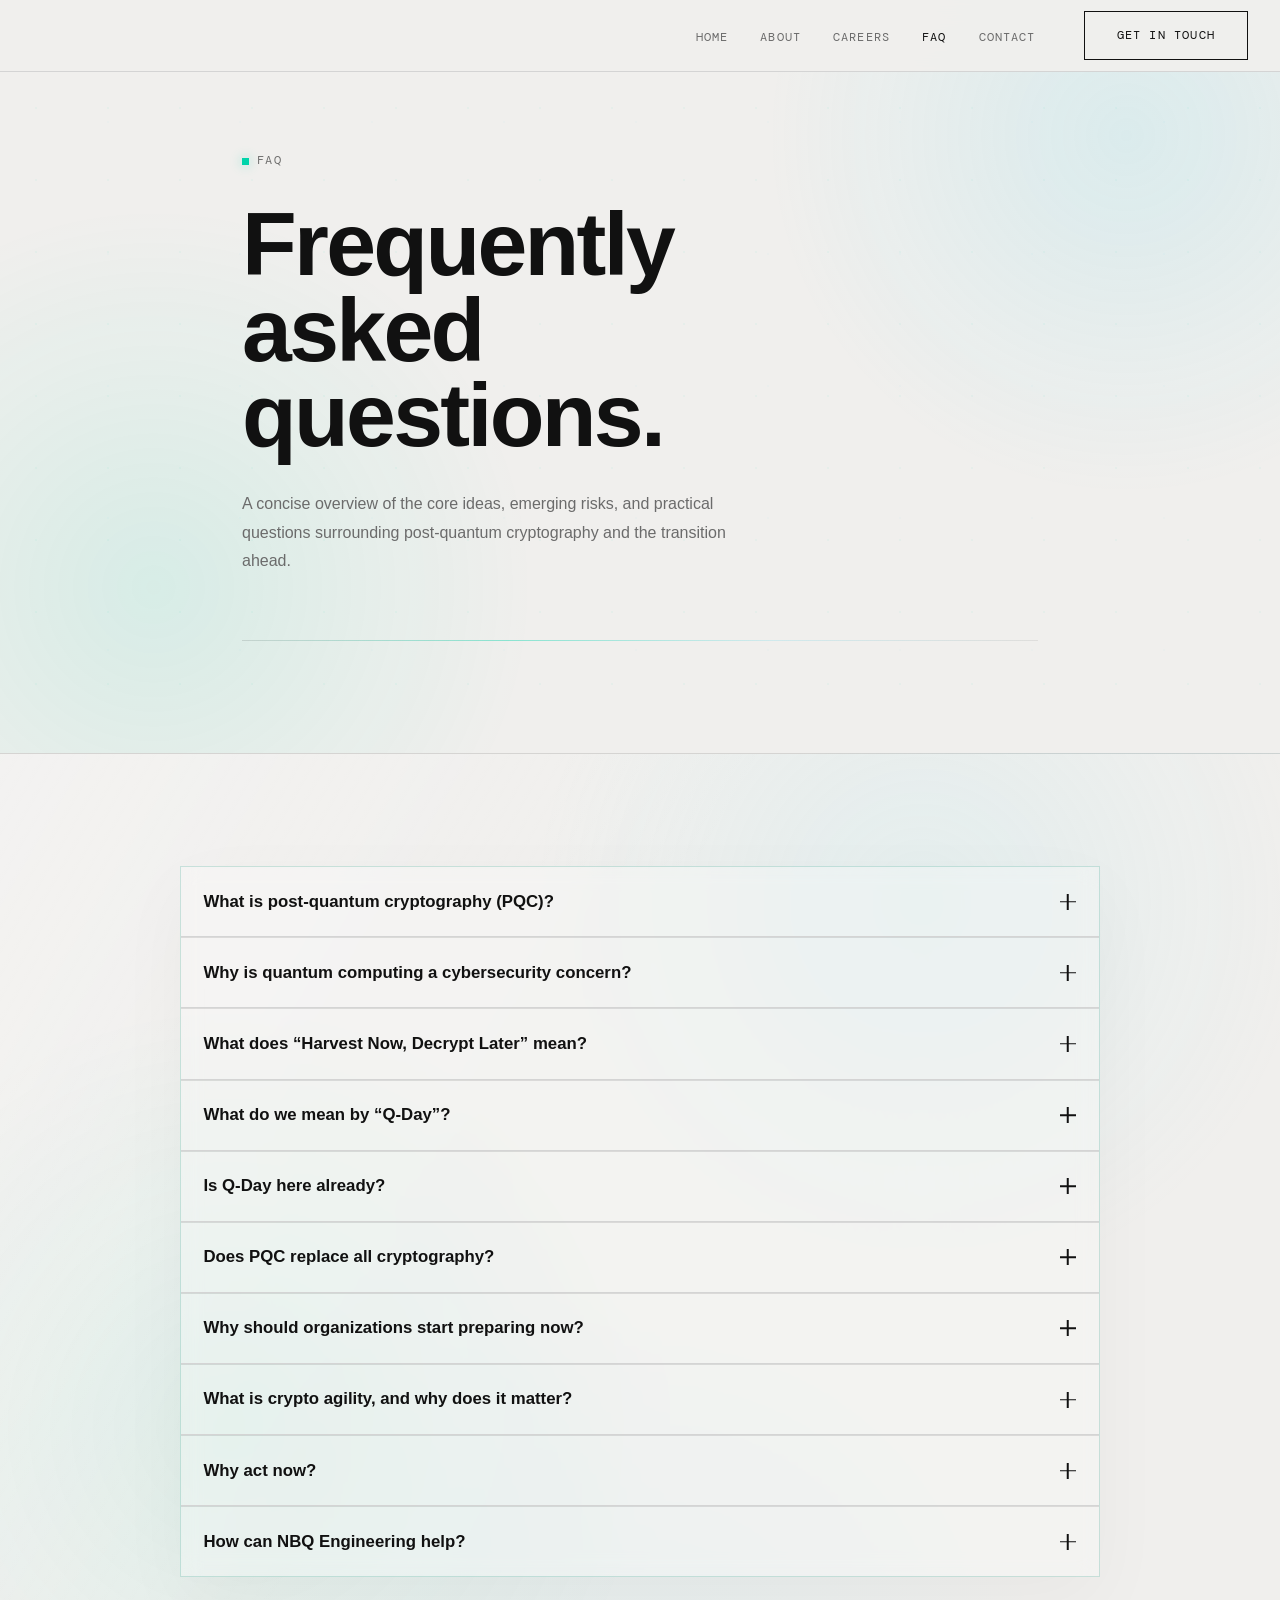
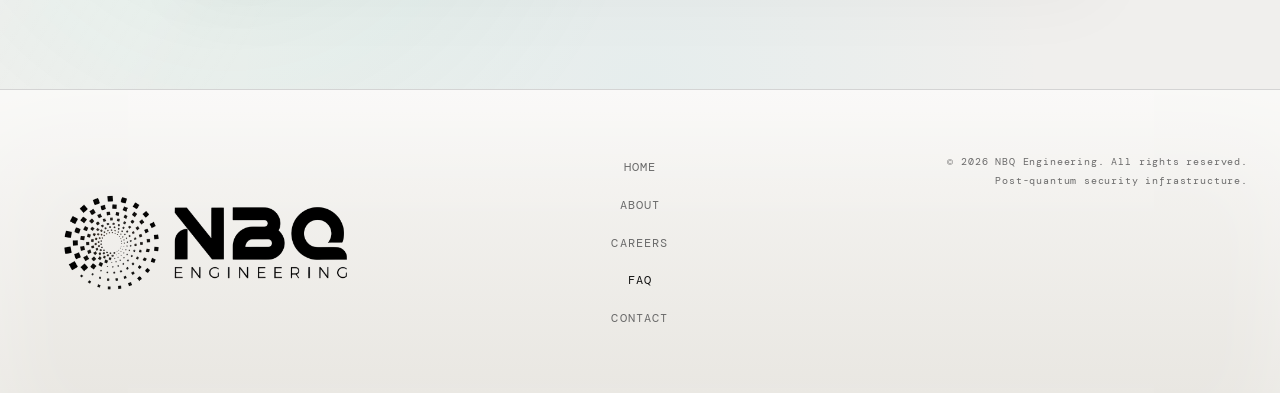
<file: faq.html>
<!DOCTYPE html>
<html lang="en">
<head>
  <meta charset="UTF-8" />
  <meta name="viewport" content="width=device-width, initial-scale=1.0" />

  <title>FAQ — NBQ Engineering</title>

  <meta
    name="description"
    content="Frequently asked questions about post-quantum cryptography, Q-Day, crypto agility, and how organizations can prepare for the post-quantum transition."
  />

  <link rel="icon" href="assets/favicon.ico" type="image/svg+xml" />

  <link rel="stylesheet" href="css/style.css" />
  <link rel="stylesheet" href="css/responsive.css" />

  <link rel="preconnect" href="https://fonts.googleapis.com" />

  <link
    href="https://fonts.googleapis.com/css2?family=DM+Mono:wght@300;400;500&display=swap"
    rel="stylesheet"
  />

  <style>
    .page-hero {
      position: relative;
      padding-top: calc(var(--nav-h) + 5rem);
      padding-bottom: var(--space-xl);
      border-bottom: 1px solid rgba(17, 17, 17, 0.12);
      background:
        radial-gradient(circle at 88% 18%, rgba(61, 207, 234, 0.12), transparent 28%),
        radial-gradient(circle at 12% 78%, rgba(0, 212, 170, 0.10), transparent 30%),
        var(--color-bg);
      overflow: hidden;
      isolation: isolate;
    }

    .page-hero::before {
      content: "";
      position: absolute;
      inset: 0;
      background-image:
        radial-gradient(circle, rgba(0, 212, 170, 0.14) 1px, transparent 1.5px),
        radial-gradient(circle, rgba(61, 207, 234, 0.10) 1px, transparent 1.5px);
      background-size:
        72px 72px,
        132px 132px;
      background-position:
        0 0,
        42px 56px;
      opacity: 0.28;
      pointer-events: none;
      z-index: -1;
    }

    .page-hero__inner {
      max-width: 860px;
      position: relative;
      z-index: 1;
    }

    .faq-page__headline {
      font-size: clamp(3rem, 7vw, 5.8rem);
      font-weight: 800;
      line-height: 0.95;
      letter-spacing: -0.03em;
      margin-bottom: var(--space-md);
      max-width: 10ch;
    }

    .faq-page__intro {
      font-size: 1rem;
      line-height: 1.8;
      color: var(--color-text-muted);
      max-width: 58ch;
    }

    .page-hero__rule {
      width: 100%;
      height: 1px;
      background: linear-gradient(
        90deg,
        rgba(17, 17, 17, 0.12),
        rgba(0, 212, 170, 0.42),
        rgba(61, 207, 234, 0.18),
        rgba(17, 17, 17, 0.08)
      );
      margin-top: var(--space-lg);
    }

    .faq-section {
      position: relative;
      padding-block: var(--space-xl);
      background:
        radial-gradient(circle at 72% 16%, rgba(144, 229, 242, 0.13), transparent 32%),
        radial-gradient(circle at 18% 72%, rgba(0, 212, 170, 0.08), transparent 34%),
        var(--color-bg);
      overflow: hidden;
      isolation: isolate;
    }

    .faq-section::before {
      content: "";
      position: absolute;
      inset: 0;
      background:
        linear-gradient(120deg, rgba(255,255,255,0.22), transparent 42%),
        radial-gradient(circle at 50% 100%, rgba(61,207,234,0.06), transparent 36%);
      pointer-events: none;
      z-index: -1;
    }

    .faq-list {
      max-width: 920px;
      margin: 0 auto;
      background: rgba(255, 255, 255, 0.24);
      border: 1px solid rgba(17, 17, 17, 0.08);
      backdrop-filter: blur(10px);
      -webkit-backdrop-filter: blur(10px);
      box-shadow: 0 24px 70px rgba(0, 0, 0, 0.035);
      position: relative;
    }

    .faq-list::before {
      content: "";
      position: absolute;
      inset: -1px;
      border: 1px solid rgba(0, 212, 170, 0.12);
      pointer-events: none;
    }

    .faq-item {
      border-top: 1px solid rgba(17, 17, 17, 0.11);
      transition:
        background var(--duration-fast) var(--ease),
        border-color var(--duration-fast) var(--ease);
    }

    .faq-item:first-child {
      border-top: none;
    }

    .faq-item:last-child {
      border-bottom: none;
    }

    .faq-item:hover {
      background: rgba(255, 255, 255, 0.28);
    }

    .faq-item.active {
      background:
        radial-gradient(circle at 96% 16%, rgba(0, 212, 170, 0.08), transparent 30%),
        rgba(255, 255, 255, 0.34);
      border-color: rgba(0, 212, 170, 0.18);
    }

    .faq-item__question {
      width: 100%;
      display: flex;
      align-items: center;
      justify-content: space-between;
      gap: 1.5rem;
      text-align: left;
      background: transparent;
      border: none;
      padding: 1.4rem 1.4rem;
      cursor: pointer;
      color: var(--color-text);
    }

    .faq-item__question span:first-child {
      font-size: 1.05rem;
      font-weight: 600;
      line-height: 1.45;
      max-width: 48ch;
      transition: color var(--duration-fast) var(--ease);
    }

    .faq-item.active .faq-item__question span:first-child,
    .faq-item__question:hover span:first-child {
      color: #008f78;
    }

    .faq-item__icon {
      position: relative;
      width: 18px;
      height: 18px;
      flex-shrink: 0;
    }

    .faq-item__icon::before,
    .faq-item__icon::after {
      content: "";
      position: absolute;
      top: 50%;
      left: 50%;
      width: 16px;
      height: 1.5px;
      background: var(--color-text);
      transform: translate(-50%, -50%);
      transition:
        transform var(--duration-mid) var(--ease),
        opacity var(--duration-mid) var(--ease),
        background var(--duration-fast) var(--ease),
        box-shadow var(--duration-fast) var(--ease);
    }

    .faq-item__icon::after {
      transform: translate(-50%, -50%) rotate(90deg);
    }

    .faq-item.active .faq-item__icon::before {
      background: #00d4aa;
      box-shadow: 0 0 12px rgba(0, 212, 170, 0.45);
    }

    .faq-item.active .faq-item__icon::after {
      opacity: 0;
      transform: translate(-50%, -50%) rotate(90deg) scaleX(0);
      background: #00d4aa;
    }

    .faq-item__answer {
      display: grid;
      grid-template-rows: 0fr;
      transition: grid-template-rows var(--duration-mid) var(--ease);
    }

    .faq-item.active .faq-item__answer {
      grid-template-rows: 1fr;
    }

    .faq-item__answer-inner {
      overflow: hidden;
    }

    .faq-item__answer-inner p {
      padding: 0 1.4rem 1.5rem;
      max-width: 68ch;
      font-size: 0.98rem;
      line-height: 1.8;
      color: var(--color-text-muted);
    }

    .page-hero .square-marker,
    .faq-section .square-marker {
      background: #00d4aa;
      box-shadow: 0 0 12px rgba(0, 212, 170, 0.42);
    }

    .page-hero .label,
    .faq-section .label {
      color: rgba(17, 17, 17, 0.58);
    }

    @media (max-width: 640px) {
      .page-hero {
        padding-top: calc(var(--nav-h) + 3.5rem);
        padding-bottom: var(--space-lg);
      }

      .faq-page__headline {
        font-size: clamp(2.4rem, 11vw, 4rem);
      }

      .faq-page__intro {
        font-size: 0.95rem;
      }

      .faq-item__question {
        align-items: flex-start;
        padding: 1.15rem 1.1rem;
      }

      .faq-item__question span:first-child {
        font-size: 0.98rem;
        max-width: none;
      }

      .faq-item__answer-inner p {
        font-size: 0.92rem;
        padding: 0 1.1rem 1.2rem;
      }

      .faq-list {
        margin-inline: -0.2rem;
      }
    }
  </style>
</head>

<body>

  <!-- NAVIGATION -->
  <nav class="nav" id="nav">
    <div class="nav__inner">
      <a href="index.html" class="nav__logo" aria-label="NBQ Engineering home"></a>

      <button
        class="nav__toggle"
        id="navToggle"
        aria-label="Toggle menu"
        aria-expanded="false"
      >
        <span></span>
        <span></span>
      </button>

      <ul class="nav__links" id="navLinks">
        <li><a href="index.html">Home</a></li>
        <li><a href="index.html#about">About</a></li>
        <li><a href="careers.html">Careers</a></li>
        <li><a href="faq.html" class="active">FAQ</a></li>
        <li><a href="contact.html">Contact</a></li>
      </ul>

      <a href="contact.html" class="btn btn--outline nav__cta">Get in Touch</a>
    </div>
  </nav>

  <main>

    <!-- PAGE HERO -->
    <section class="page-hero">
      <div class="container page-hero__inner">
        <div class="label reveal">
          <span class="square-marker"></span> FAQ
        </div>

        <h1 class="faq-page__headline reveal reveal--delay-1">
          Frequently asked questions.
        </h1>

        <p class="faq-page__intro reveal reveal--delay-2">
          A concise overview of the core ideas, emerging risks, and practical
          questions surrounding post-quantum cryptography and the transition ahead.
        </p>

        <div class="page-hero__rule"></div>
      </div>
    </section>

    <!-- FAQ SECTION -->
    <section class="faq-section faq-section--page" id="faq">
      <div class="container">
        <div class="faq-list">

          <article class="faq-item reveal">
            <button class="faq-item__question" type="button" aria-expanded="false">
              <span>What is post-quantum cryptography (PQC)?</span>
              <span class="faq-item__icon" aria-hidden="true"></span>
            </button>

            <div class="faq-item__answer">
              <div class="faq-item__answer-inner">
                <p>
                  Post-quantum cryptography refers to cryptographic algorithms designed
                  to remain secure even against attackers with quantum computing capabilities.
                  These algorithms are intended to replace or complement classical public-key
                  systems that may become vulnerable in the future.
                </p>
              </div>
            </div>
          </article>

          <article class="faq-item reveal reveal--delay-1" id="quantum-cybersecurity-concern">
  <button class="faq-item__question" type="button" aria-expanded="false">
    <span>Why is quantum computing a cybersecurity concern?</span>
    <span class="faq-item__icon" aria-hidden="true"></span>
  </button>

            <div class="faq-item__answer">
              <div class="faq-item__answer-inner">
                <p>
                  Quantum computing has the potential to break certain widely used public-key
                  cryptographic systems, including RSA and elliptic curve cryptography, if
                  sufficiently powerful quantum machines are developed. This could affect
                  confidentiality, authentication, and digital trust across modern infrastructure.
                </p>
              </div>
            </div>
          </article>

          <article class="faq-item reveal reveal--delay-2">
            <button class="faq-item__question" type="button" aria-expanded="false">
              <span>What does “Harvest Now, Decrypt Later” mean?</span>
              <span class="faq-item__icon" aria-hidden="true"></span>
            </button>

            <div class="faq-item__answer">
              <div class="faq-item__answer-inner">
                <p>
                  “Harvest Now, Decrypt Later” describes the risk that adversaries may collect
                  encrypted data today and store it until quantum capabilities become strong
                  enough to decrypt it in the future. This is especially important for data
                  with long-term sensitivity, such as government, healthcare, defense, or
                  financial information.
                </p>
              </div>
            </div>
          </article>

          <article class="faq-item reveal">
            <button class="faq-item__question" type="button" aria-expanded="false">
              <span>What do we mean by “Q-Day”?</span>
              <span class="faq-item__icon" aria-hidden="true"></span>
            </button>

            <div class="faq-item__answer">
              <div class="faq-item__answer-inner">
                <p>
                  “Q-Day” is the term commonly used to describe the moment when quantum
                  computers become capable enough to break widely used public-key cryptographic
                  systems in practice. Even if that day is not here yet, preparation must begin
                  well in advance.
                </p>
              </div>
            </div>
          </article>

          <article class="faq-item reveal reveal--delay-1">
            <button class="faq-item__question" type="button" aria-expanded="false">
              <span>Is Q-Day here already?</span>
              <span class="faq-item__icon" aria-hidden="true"></span>
            </button>

            <div class="faq-item__answer">
              <div class="faq-item__answer-inner">
                <p>
                  There is no universal agreement that Q-Day has arrived. However, the risk
                  is serious enough that organizations are already being encouraged to prepare
                  now, especially because migration takes time and sensitive data may need
                  protection for many years.
                </p>
              </div>
            </div>
          </article>

          <article class="faq-item reveal reveal--delay-2">
            <button class="faq-item__question" type="button" aria-expanded="false">
              <span>Does PQC replace all cryptography?</span>
              <span class="faq-item__icon" aria-hidden="true"></span>
            </button>

            <div class="faq-item__answer">
              <div class="faq-item__answer-inner">
                <p>
                  No. Post-quantum cryptography mainly addresses the public-key algorithms
                  that are expected to be vulnerable to quantum attacks. Many symmetric
                  cryptographic methods remain more resistant, although they may still require
                  adjusted security parameters.
                </p>
              </div>
            </div>
          </article>

          <article class="faq-item reveal">
            <button class="faq-item__question" type="button" aria-expanded="false">
              <span>Why should organizations start preparing now?</span>
              <span class="faq-item__icon" aria-hidden="true"></span>
            </button>

            <div class="faq-item__answer">
              <div class="faq-item__answer-inner">
                <p>
                  Cryptographic migration is not immediate. Large systems often contain hidden
                  dependencies, legacy technologies, and operational constraints. Preparing
                  early helps organizations reduce long-term risk, improve visibility, and
                  avoid rushed transitions later.
                </p>
              </div>
            </div>
          </article>

          <article class="faq-item reveal reveal--delay-1">
            <button class="faq-item__question" type="button" aria-expanded="false">
              <span>What is crypto agility, and why does it matter?</span>
              <span class="faq-item__icon" aria-hidden="true"></span>
            </button>

            <div class="faq-item__answer">
              <div class="faq-item__answer-inner">
                <p>
                  Crypto agility is the ability of a system to update, replace, or adapt
                  cryptographic components without major disruption. It is important because
                  organizations may need to transition to new standards, hybrid approaches,
                  or stronger algorithms over time.
                </p>
              </div>
            </div>
          </article>

          <article class="faq-item reveal reveal--delay-2">
            <button class="faq-item__question" type="button" aria-expanded="false">
              <span>Why act now?</span>
              <span class="faq-item__icon" aria-hidden="true"></span>
            </button>

            <div class="faq-item__answer">
              <div class="faq-item__answer-inner">
                <p>
                  Because waiting until the threat is immediate may be too late. Migration
                  planning, infrastructure updates, policy alignment, and cryptographic discovery
                  all take time. Acting now gives organizations a strategic advantage and reduces
                  exposure to future risk.
                </p>
              </div>
            </div>
          </article>

          <article class="faq-item reveal">
            <button class="faq-item__question" type="button" aria-expanded="false">
              <span>How can NBQ Engineering help?</span>
              <span class="faq-item__icon" aria-hidden="true"></span>
            </button>

            <div class="faq-item__answer">
              <div class="faq-item__answer-inner">
                <p>
                  NBQ Engineering helps organizations understand post-quantum risk, improve
                  crypto agility, explore migration readiness, strengthen privacy-focused secure
                  communications, and prepare technical infrastructures for the post-quantum era.
                </p>
              </div>
            </div>
          </article>

        </div>
      </div>
    </section>

  </main>

  <!-- FOOTER -->
  <footer class="footer">
    <div class="container footer__inner">
      <div class="footer__brand">
        <img
          src="images/logo_black.png"
          alt="NBQ Engineering"
          class="footer__logo"
        />
      </div>

      <nav class="footer__nav">
        <ul class="nav__links">
          <li><a href="index.html">Home</a></li>
          <li><a href="index.html#about">About</a></li>
          <li><a href="careers.html">Careers</a></li>
          <li><a href="faq.html" class="active">FAQ</a></li>
          <li><a href="contact.html">Contact</a></li>
        </ul>
      </nav>

      <div class="footer__meta">
        <p class="footer__copy">&copy; 2026 NBQ Engineering. All rights reserved.</p>
        <p class="footer__legal">Post-quantum security infrastructure.</p>
      </div>
    </div>
  </footer>

  <script src="js/main.js"></script>
  <script src="js/animations.js"></script>

</body>
</html>
</file>
<file: css/style.css>
/* ============================================================
   AXIOM — style.css
   Main stylesheet: variables, base, layout, components, pages
   ============================================================ */

/* ============================================================
   1. CSS CUSTOM PROPERTIES (Design Tokens)
   ============================================================ */
:root {
  /* Colors */
  --color-black:        #0a0a0a;
  --color-charcoal:     #111111;
  --color-dark:         #161616;
  --color-dark-mid:     #1e1e1e;
  --color-dark-card:    #242424;
  --color-mid:          #3a3a3a;
  --color-border:       #d4d4d4;
  --color-border-dark:  rgba(255,255,255,0.08);
  --color-off-white:    #f4f3f1;
  --color-white:        #ffffff;
  --color-bg:           #f0efed;
  --color-bg-light:     #f7f6f4;

  --color-text:         #111111;
  --color-text-muted:   #6b6b6b;
  --color-text-light:   #ffffff;
  --color-text-dim:     rgba(255,255,255,0.6);

  --color-accent:       #111111;

  /* Typography */
  --font-display:       'Helvetica Neue', Arial, sans-serif;
  --font-mono:          'DM Mono', monospace;

  /* Spacing */
  --space-xs:   0.5rem;
  --space-sm:   1rem;
  --space-md:   2rem;
  --space-lg:   4rem;
  --space-xl:   7rem;
  --space-xxl:  10rem;

  /* Layout */
  --container-max:  1320px;
  --container-pad:  2.5rem;

  /* Motion */
  --ease:           cubic-bezier(0.16, 1, 0.3, 1);
  --ease-in:        cubic-bezier(0.4, 0, 1, 1);
  --duration-fast:  200ms;
  --duration-mid:   400ms;
  --duration-slow:  700ms;

  /* Nav height */
  --nav-h: 72px;

  /* Cube */
  --cube-size:      210px;
  --cube-dot:       3.5px;
  --face-interval:  21px;
  --delay-step:     0.3s;
}

/* ============================================================
   2. RESET & BASE
   ============================================================ */
*, *::before, *::after {
  box-sizing: border-box;
  margin: 0;
  padding: 0;
}

html {
  font-size: 16px;
  scroll-behavior: smooth;
  -webkit-font-smoothing: antialiased;
  -moz-osx-font-smoothing: grayscale;
}

body {
  font-family: var(--font-display);
  background: var(--color-bg);
  color: var(--color-text);
  line-height: 1.6;
  overflow-x: hidden;
}

body.body--dark {
  background: var(--color-black);
  color: var(--color-text-light);
}

img, video {
  display: block;
  max-width: 100%;
}

a {
  color: inherit;
  text-decoration: none;
}

ul, ol {
  list-style: none;
}

input, textarea, select, button {
  font-family: inherit;
  font-size: inherit;
}

address {
  font-style: normal;
}

/* ============================================================
   3. LAYOUT UTILITIES
   ============================================================ */
.container {
  width: 100%;
  max-width: var(--container-max);
  margin-inline: auto;
  padding-inline: var(--container-pad);
}

.br-desktop {
  display: block;
}

/* ============================================================
   4. TYPOGRAPHY UTILITIES
   ============================================================ */
h1, h2, h3, h4 {
  font-family: var(--font-display);
  font-weight: 700;
  line-height: 1.05;
  letter-spacing: -0.02em;
}

.label {
  display: flex;
  align-items: center;
  gap: 0.5rem;
  font-family: var(--font-mono);
  font-size: 0.72rem;
  font-weight: 400;
  letter-spacing: 0.12em;
  text-transform: uppercase;
  color: var(--color-text-muted);
  margin-bottom: var(--space-md);
}

.label--light {
  color: var(--color-text-dim);
}

/* ============================================================
   5. SQUARE MARKER
   ============================================================ */
.square-marker {
  display: inline-block;
  width: 7px;
  height: 7px;
  background: var(--color-text);
  flex-shrink: 0;
}

.square-marker--light {
  background: var(--color-white);
}

/* ============================================================
   6. BUTTONS
   ============================================================ */
.btn {
  display: inline-flex;
  align-items: center;
  justify-content: center;
  gap: 0.5rem;
  padding: 0.85rem 2rem;
  font-family: var(--font-mono);
  font-size: 0.75rem;
  font-weight: 400;
  letter-spacing: 0.1em;
  text-transform: uppercase;
  border: 1px solid transparent;
  cursor: pointer;
  transition:
    background var(--duration-fast) var(--ease),
    color var(--duration-fast) var(--ease),
    border-color var(--duration-fast) var(--ease);
  white-space: nowrap;
}

.btn--primary {
  background: var(--color-black);
  color: var(--color-white);
  border-color: var(--color-black);
}

.btn--primary:hover {
  background: var(--color-mid);
  border-color: var(--color-mid);
}

.btn--outline {
  background: transparent;
  color: var(--color-text);
  border-color: var(--color-text);
}

.btn--outline:hover {
  background: var(--color-text);
  color: var(--color-white);
}

.btn--outline-light {
  background: transparent;
  color: var(--color-white);
  border-color: rgba(255,255,255,0.4);
}

.btn--outline-light:hover {
  background: var(--color-white);
  color: var(--color-black);
}

.btn--ghost {
  background: transparent;
  color: var(--color-text);
  border-color: transparent;
  padding-left: 0;
}

.btn--ghost:hover {
  opacity: 0.6;
}

.btn--white {
  background: var(--color-white);
  color: var(--color-black);
  border-color: var(--color-white);
}

.btn--white:hover {
  background: var(--color-off-white);
}

.btn--full {
  width: 100%;
}

/* ============================================================
   7. NAVIGATION
   ============================================================ */
.nav {
  position: fixed;
  top: 0;
  left: 0;
  width: 100%;
  z-index: 100;
  height: var(--nav-h);
  background: rgba(240, 239, 237, 0.92);
  backdrop-filter: blur(12px);
  -webkit-backdrop-filter: blur(12px);
  border-bottom: 1px solid var(--color-border);
  transition: background var(--duration-mid);
}

.nav.scrolled {
  background: rgba(240, 239, 237, 0.98);
}

.nav--dark {
  background: rgba(10, 10, 10, 0.92);
  border-bottom-color: var(--color-border-dark);
}

.nav--dark.scrolled {
  background: rgba(10, 10, 10, 0.98);
}

.nav__inner {
  max-width: var(--container-max);
  margin-inline: auto;
  padding-inline: var(--container-pad);
  height: 100%;
  display: flex;
  align-items: center;
  gap: var(--space-md);
}

.nav__logo {
  font-family: var(--font-display);
  font-weight: 800;
  font-size: 1.1rem;
  letter-spacing: 0.15em;
  text-transform: uppercase;
  color: var(--color-text);
  margin-right: auto;
}

.nav--dark .nav__logo {
  color: var(--color-white);
}

.nav__links {
  display: flex;
  align-items: center;
  gap: var(--space-md);
}

.nav__links li a {
  font-family: var(--font-mono);
  font-size: 0.72rem;
  letter-spacing: 0.1em;
  text-transform: uppercase;
  color: var(--color-text-muted);
  transition: color var(--duration-fast);
}

.nav--dark .nav__links li a {
  color: var(--color-text-dim);
}

.nav__links li a:hover,
.nav__links li a.active {
  color: var(--color-text);
}

.nav--dark .nav__links li a:hover,
.nav--dark .nav__links li a.active {
  color: var(--color-white);
}

.nav__cta {
  margin-left: var(--space-sm);
}

.nav__toggle {
  display: none;
  flex-direction: column;
  gap: 5px;
  background: none;
  border: none;
  cursor: pointer;
  padding: 0.25rem;
  margin-left: auto;
}

.nav__toggle span {
  display: block;
  width: 22px;
  height: 1.5px;
  background: var(--color-text);
  transition: transform var(--duration-mid), opacity var(--duration-mid);
}

.nav--dark .nav__toggle span {
  background: var(--color-white);
}

/* ============================================================
   8. HERO SECTION
   ============================================================ */
.hero {
  position: relative;
  min-height: 100vh;
  padding-top: calc(var(--nav-h) + 6rem);
  padding-bottom: var(--space-xl);
  overflow: hidden;
}

.hero__grid-dots {
  position: absolute;
  inset: 0;
  background-image: radial-gradient(circle, rgba(0,0,0,0.12) 1px, transparent 1px);
  background-size: 48px 48px;
  pointer-events: none;
}

.hero .container {
  position: relative;
}

.hero__label {
  margin-bottom: var(--space-md);
}

.hero__headline {
  font-size: clamp(3.5rem, 8vw, 7.5rem);
  font-weight: 800;
  line-height: 0.95;
  letter-spacing: -0.03em;
  margin-bottom: var(--space-md);
  max-width: 14ch;
}

.hero__sub {
  font-size: 1rem;
  color: var(--color-text-muted);
  line-height: 1.7;
  max-width: 58ch;
  margin-bottom: var(--space-lg);
  font-weight: 400;
}

.hero__actions {
  display: flex;
  align-items: center;
  gap: var(--space-md);
  flex-wrap: wrap;
}

.hero__line {
  position: absolute;
  bottom: 0;
  left: 0;
  right: 0;
  height: 1px;
  background: var(--color-border);
}

.hero__split {
  display: grid;
  grid-template-columns: 1fr 420px;
  align-items: center;
  gap: var(--space-xl);
}

.hero__split-text {
  min-width: 0;
}

.hero__quantum-wrap {
  position: relative;
  width: 420px;
  height: 420px;
  flex-shrink: 0;
}

.hero__quantum-canvas {
  display: block;
  width: 100%;
  height: 100%;
}

.hero__quantum-labels {
  position: absolute;
  bottom: 1rem;
  left: 0;
  right: 0;
  display: flex;
  justify-content: space-between;
  padding: 0 1rem;
  pointer-events: none;
}

.hero__quantum-label {
  font-family: var(--font-mono);
  font-size: 0.6rem;
  letter-spacing: 0.12em;
  text-transform: uppercase;
  color: var(--color-text-muted);
  opacity: 0.6;
}


/* ============================================================
   9. ABOUT SPLIT SECTION — DARK QUANTUM CONTINUATION
   ============================================================ */

.about-split {
  position: relative;
  padding-block: var(--space-xxl);
  border-bottom: 1px solid rgba(255,255,255,0.08);
  background:
    linear-gradient(
      180deg,
      #060709 0%,
      #070b0d 18%,
      #0b1114 42%,
      #111719 68%,
      #f0efed 100%
    );
  overflow: hidden;
  isolation: isolate;
}

/* Soft fade from hero into About */
.about-split::before {
  content: "";
  position: absolute;
  inset: 0 0 auto 0;
  height: 260px;
  pointer-events: none;
  z-index: 0;
  background:
    linear-gradient(
      180deg,
      rgba(6, 7, 9, 1) 0%,
      rgba(6, 7, 9, 0.92) 36%,
      rgba(0, 212, 170, 0.08) 68%,
      rgba(6, 7, 9, 0) 100%
    );
}

/* Soft fade from About into the next light section */
.about-split::after {
  content: "";
  position: absolute;
  inset: auto 0 0 0;
  height: 240px;
  pointer-events: none;
  z-index: 0;
  background:
    linear-gradient(
      180deg,
      rgba(240, 239, 237, 0) 0%,
      rgba(240, 239, 237, 0.72) 72%,
      rgba(240, 239, 237, 1) 100%
    );
}

.about-split__grid-bg {
  position: absolute;
  inset: 0;
  pointer-events: none;
  overflow: hidden;
  z-index: 0;

  background:
    radial-gradient(circle at 18% 20%, rgba(0, 212, 170, 0.16), transparent 28%),
    radial-gradient(circle at 78% 18%, rgba(0, 150, 190, 0.12), transparent 30%),
    radial-gradient(circle at 70% 72%, rgba(0, 212, 170, 0.08), transparent 34%),
    radial-gradient(circle at 30% 78%, rgba(0, 100, 160, 0.10), transparent 30%);

  opacity: 1;
  animation: aboutHeroGlowDrift 18s ease-in-out infinite alternate;
}

/* Subtle quantum particles */
.about-split__grid-bg::before {
  content: "";
  position: absolute;
  inset: -20%;

  background-image:
    radial-gradient(circle, rgba(0, 212, 170, 0.28) 1px, transparent 1.5px),
    radial-gradient(circle, rgba(0, 150, 190, 0.16) 1px, transparent 1.5px);

  background-size:
    52px 52px,
    110px 110px;

  background-position:
    0 0,
    36px 48px;

  opacity: 0.38;
  transform: rotate(-4deg);
  animation: aboutParticleDrift 34s linear infinite;
}

/* Large orbital ring, very subtle */
.about-split__grid-bg::after {
  content: "";
  position: absolute;
  width: 720px;
  height: 720px;
  right: -220px;
  top: 42%;
  border-radius: 50%;

  background:
    repeating-radial-gradient(
      circle,
      rgba(0, 212, 170, 0.11) 0 1px,
      transparent 1px 38px
    );

  opacity: 0.38;
  transform: translateY(-50%) rotate(0deg);
  animation: aboutOrbitSlow 36s linear infinite;
}

/* Keep content above animated background */
.about-split__inner {
  position: relative;
  z-index: 2;
}

/* Make About text readable on dark background */
.about-split .label,
.about-split__headline {
  color: var(--color-white);
}

.about-split .square-marker {
  background: #00d4aa;
}

.about-split__intro {
  color: rgba(255,255,255,0.68);
}

/* Dark glass cards instead of bright white cards */
.feature-card--light {
  background: rgba(255,255,255,0.055);
  border-color: rgba(255,255,255,0.12);
  backdrop-filter: blur(14px);
  -webkit-backdrop-filter: blur(14px);
  box-shadow: 0 24px 70px rgba(0,0,0,0.22);
}

.feature-card--light:hover {
  transform: translateY(-4px);
  background: rgba(255,255,255,0.085);
  border-color: rgba(0,212,170,0.28);
  box-shadow: 0 28px 80px rgba(0,212,170,0.08);
}

.feature-card--light .feature-card__meta {
  color: rgba(0,212,170,0.78);
}

.feature-card--light .feature-card__title {
  color: var(--color-white);
}

.feature-card--light .feature-card__body p {
  color: rgba(255,255,255,0.64);
}

/* Animations */
@keyframes aboutHeroGlowDrift {
  0% {
    transform: scale(1) translate3d(0, 0, 0);
    opacity: 0.78;
  }

  100% {
    transform: scale(1.06) translate3d(1.5%, -1.5%, 0);
    opacity: 1;
  }
}

@keyframes aboutParticleDrift {
  0% {
    transform: rotate(-4deg) translate3d(0, 0, 0);
    background-position:
      0 0,
      36px 48px;
  }

  100% {
    transform: rotate(-4deg) translate3d(-90px, 60px, 0);
    background-position:
      180px 120px,
      -80px 140px;
  }
}

@keyframes aboutOrbitSlow {
  0% {
    transform: translateY(-50%) rotate(0deg) scale(1);
  }

  50% {
    transform: translateY(-50%) rotate(180deg) scale(1.03);
  }

  100% {
    transform: translateY(-50%) rotate(360deg) scale(1);
  }
}
/* ============================================================
   10. TECHNOLOGY SECTION (index)
   ============================================================ */
.tech-dark {
  position: relative;
  background:
    linear-gradient(
      180deg,
      #f0efed 0%,
      var(--color-bg) 28%,
      var(--color-bg) 100%
    );
  color: var(--color-text);
  padding-block: var(--space-xxl);
  overflow: hidden;
  border-bottom: 1px solid var(--color-border);
}

.tech-dark__bg-dots {
  position: absolute;
  inset: 0;
  background-image: radial-gradient(circle, rgba(0,0,0,0.08) 1px, transparent 1px);
  background-size: 56px 56px;
  pointer-events: none;
}

.tech-dark .container {
  position: relative;
}

.tech-dark__content {
  display: grid;
  grid-template-columns: 1fr 1fr;
  gap: var(--space-xl);
  align-items: center;
  margin-top: var(--space-lg);
}

.tech-dark .label--light {
  color: var(--color-text-muted);
}

.tech-dark .square-marker--light {
  background: var(--color-text);
}

.tech-grid-visual {
  display: flex;
  flex-direction: column;
  align-items: center;
  justify-content: center;
  min-height: 320px;
}

.tech-grid-visual canvas {
  max-width: 100%;
  height: auto;
}

/* ----------------------------------------------------------
   3D SPINNING CUBE
---------------------------------------------------------- */
.cube-wrap {
  width: var(--cube-size);
  height: var(--cube-size);
  perspective: 600px;
  display: flex;
  align-items: center;
  justify-content: center;
  margin-bottom: var(--space-md);
}

.cube {
  position: relative;
  width: var(--cube-size);
  height: var(--cube-size);
  transform-style: preserve-3d;
  transform-origin: 50% 50%;
  animation: spinCube 9s linear infinite;
}

.cube .faces {
  position: absolute;
  top: 0;
  left: 0;
  width: var(--cube-size);
  height: var(--cube-size);
}

.cube .dot {
  position: absolute;
  background: rgba(17, 17, 17, 1);
  width: var(--cube-dot);
  height: var(--cube-dot);
  border-radius: 50%;
}

.cube .p1  { top: 0%;   left: 0%;   transform: translate(-50%, -50%); }
.cube .p2  { top: 0%;   left: 50%;  transform: translate(-50%, -50%); }
.cube .p3  { top: 0%;   left: 100%; transform: translate(-50%, -50%); }
.cube .p4  { top: 50%;  left: 0%;   transform: translate(-50%, -50%); }
.cube .p5  { top: 50%;  left: 50%;  transform: translate(-50%, -50%); }
.cube .p6  { top: 50%;  left: 100%; transform: translate(-50%, -50%); }
.cube .p7  { top: 100%; left: 0%;   transform: translate(-50%, -50%); }
.cube .p8  { top: 100%; left: 50%;  transform: translate(-50%, -50%); }
.cube .p9  { top: 100%; left: 100%; transform: translate(-50%, -50%); }

.cube .p10 { top: 25%;  left: 25%;  transform: translate(-50%, -50%); }
.cube .p11 { top: 25%;  left: 75%;  transform: translate(-50%, -50%); }
.cube .p12 { top: 75%;  left: 25%;  transform: translate(-50%, -50%); }
.cube .p13 { top: 75%;  left: 75%;  transform: translate(-50%, -50%); }

.cube .f1  { transform: translateZ(calc(var(--face-interval) * -5)); }
.cube .f2  { transform: translateZ(calc(var(--face-interval) * -4)); }
.cube .f3  { transform: translateZ(calc(var(--face-interval) * -3)); }
.cube .f4  { transform: translateZ(calc(var(--face-interval) * -2)); }
.cube .f5  { transform: translateZ(calc(var(--face-interval) * -1)); }
.cube .f6  { transform: translateZ(0px); }
.cube .f7  { transform: translateZ(calc(var(--face-interval) *  1)); }
.cube .f8  { transform: translateZ(calc(var(--face-interval) *  2)); }
.cube .f9  { transform: translateZ(calc(var(--face-interval) *  3)); }
.cube .f10 { transform: translateZ(calc(var(--face-interval) *  4)); }
.cube .f11 { transform: translateZ(calc(var(--face-interval) *  5)); }

@keyframes spinCube {
  0%   { transform: rotateY(0deg) rotateX(-45deg) rotate(0deg); }
  50%  { transform: rotateY(180deg) rotateX(135deg) rotate(180deg); }
  100% { transform: rotateY(360deg) rotateX(315deg) rotate(360deg); }
}

.tech-grid-visual__caption {
  font-size: 1rem;
  color: var(--color-text-muted);
  margin-top: var(--space-md);
}

.arch-card {
  background: var(--color-dark-card);
  padding: var(--space-lg);
  display: flex;
  flex-direction: column;
  gap: var(--space-md);
  color: var(--color-white);
}

.arch-card__title {
  font-size: clamp(1.8rem, 3vw, 2.4rem);
  font-weight: 700;
  color: var(--color-white);
}

.arch-card__body {
  font-size: 0.95rem;
  color: var(--color-text-dim);
  line-height: 1.7;
}

/* ============================================================
   11. CAPABILITIES / CORE SERVICES
   ============================================================ */
.capabilities {
  padding-block: var(--space-xl);
  border-bottom: 1px solid var(--color-border);
}

.capabilities__grid {
  display: grid;
  grid-template-columns: repeat(3, 1fr);
  gap: 0;
  margin-top: var(--space-lg);
  border-top: 1px solid var(--color-border);
}

.cap-item {
  padding: var(--space-lg) var(--space-lg) var(--space-md) 0;
  border-right: 1px solid var(--color-border);
  min-height: 260px;
  display: flex;
  flex-direction: column;
  justify-content: flex-start;
}

.cap-item:first-child {
  padding-left: 0;
}

.cap-item:last-child {
  border-right: none;
  padding-right: 0;
}

.cap-item__num {
  font-family: var(--font-mono);
  font-size: 0.72rem;
  color: var(--color-text-muted);
  letter-spacing: 0.12em;
  margin-bottom: 1.25rem;
}

.cap-item h4 {
  font-size: 1.35rem;
  font-weight: 600;
  line-height: 1.2;
  margin-bottom: 1rem;
  max-width: 16ch;
}

.cap-item p {
  font-size: 1rem;
  color: var(--color-text-muted);
  line-height: 1.75;
  max-width: 34ch;
}

/* ============================================================
   11A. CORE SERVICES TERMINAL
   ============================================================ */
.services-terminal {
  margin-top: var(--space-lg);
  border: 1px solid rgba(255,255,255,0.08);
  border-radius: 18px;
  overflow: hidden;
  background:
    linear-gradient(180deg, rgba(255,255,255,0.03), rgba(255,255,255,0.01)),
    #0f1115;
  box-shadow:
    0 24px 80px rgba(0,0,0,0.24),
    inset 0 1px 0 rgba(255,255,255,0.04);
}

.services-terminal__topbar {
  display: flex;
  align-items: center;
  justify-content: space-between;
  gap: 1rem;
  min-height: 54px;
  padding: 0 1.1rem;
  background: linear-gradient(180deg, #2b2d31 0%, #1f2125 100%);
  border-bottom: 1px solid rgba(255,255,255,0.08);
}

.services-terminal__traffic-lights {
  display: flex;
  align-items: center;
  gap: 0.5rem;
  flex-shrink: 0;
}

.services-terminal__dot {
  width: 12px;
  height: 12px;
  border-radius: 50%;
  box-shadow: inset 0 1px 1px rgba(255,255,255,0.25);
}

.services-terminal__dot--red { background: #ff5f57; }
.services-terminal__dot--yellow { background: #febc2e; }
.services-terminal__dot--green { background: #28c840; }

.services-terminal__title {
  font-family: var(--font-mono);
  font-size: 0.72rem;
  letter-spacing: 0.08em;
  text-transform: lowercase;
  color: rgba(255,255,255,0.72);
  text-align: center;
  flex: 1;
  margin-right: 2rem;
}

.services-terminal__body {
  padding: 1.4rem 1.4rem 1.5rem;
  font-family: var(--font-mono);
  height: 320px;
  background:
    radial-gradient(circle at top right, rgba(61,207,234,0.08), transparent 28%),
    linear-gradient(180deg, rgba(255,255,255,0.02), rgba(255,255,255,0));
}

.services-terminal__body--animated {
  display: flex;
  flex-direction: column;
}

.services-terminal__boot {
  margin-bottom: 0.45rem;
}

.services-terminal__viewport {
  flex: 1;
  overflow: hidden;
  position: relative;
  padding-top: 0.3rem;
}

.services-terminal__line {
  display: flex;
  align-items: flex-start;
  flex-wrap: wrap;
  gap: 0.55rem;
  margin-bottom: 0.55rem;
  font-size: 0.88rem;
  line-height: 1.7;
}

.services-terminal__line--active {
  margin-top: 0.9rem;
  margin-bottom: 0;
}

.services-terminal__prompt {
  color: #8be9fd;
  flex-shrink: 0;
}

.services-terminal__command,
.services-terminal__typing {
  color: #f8f8f2;
}

.services-terminal__output {
  color: rgba(255,255,255,0.78);
}

.services-terminal__muted {
  color: rgba(255,255,255,0.46);
}

.services-terminal__accent {
  color: #90E5F2;
}

.services-terminal__success {
  color: #8df7b0;
}

.services-terminal__service-block {
  margin-bottom: 0.8rem;
  padding: 0.8rem 0.9rem;
  border: 1px solid rgba(255,255,255,0.08);
  background: rgba(255,255,255,0.025);
}

.services-terminal__service-title {
  font-size: 0.78rem;
  letter-spacing: 0.08em;
  text-transform: uppercase;
  color: #f8f8f2;
  margin-bottom: 0.6rem;
}

.services-terminal__service-meta {
  display: flex;
  flex-wrap: wrap;
  gap: 0.45rem;
  margin-bottom: 0.7rem;
}

.services-terminal__pill {
  display: inline-flex;
  align-items: center;
  padding: 0.18rem 0.45rem;
  font-size: 0.62rem;
  letter-spacing: 0.08em;
  text-transform: uppercase;
  border: 1px solid rgba(255,255,255,0.1);
  color: rgba(255,255,255,0.68);
  background: rgba(255,255,255,0.03);
}

.services-terminal__progress {
  width: 100%;
  height: 7px;
  background: rgba(255,255,255,0.06);
  border: 1px solid rgba(255,255,255,0.06);
  overflow: hidden;
}

.services-terminal__progress-bar {
  height: 100%;
  width: 0;
  background: linear-gradient(90deg, #3DCFEA, #90E5F2);
  box-shadow: 0 0 18px rgba(61,207,234,0.24);
  animation: terminalProgressFill 1.1s var(--ease) forwards;
}

.services-terminal__cursor {
  width: 10px;
  height: 1.15rem;
  background: #f4f3f1;
  display: inline-block;
  vertical-align: middle;
  animation: terminalBlink 1s steps(1, end) infinite;
}

@keyframes terminalBlink {
  0%, 50% { opacity: 1; }
  50.01%, 100% { opacity: 0; }
}

@keyframes terminalProgressFill {
  from { width: 0; }
  to { width: var(--progress-width, 78%); }
}

/* ============================================================
   12. CTA BANNER
   ============================================================ */
.cta-banner {
  padding-block: var(--space-xxl);
  border-bottom: 1px solid var(--color-border);
}

.cta-banner__inner {
  display: flex;
  align-items: center;
  justify-content: space-between;
  gap: var(--space-lg);
}

.cta-banner__headline {
  font-size: clamp(1.8rem, 3.5vw, 2.8rem);
  max-width: 22ch;
}

/* ============================================================
   13A. DOMAIN SHOWCASE
   ============================================================ */
.domain-showcase {
  position: relative;
  padding-block: var(--space-xxl);
  border-bottom: 1px solid var(--color-border);
  background: var(--color-bg);
}

.domain-showcase__top {
  display: flex;
  align-items: flex-start;
  justify-content: space-between;
  gap: var(--space-lg);
  margin-bottom: var(--space-xl);
}

.domain-showcase__intro-block {
  max-width: 760px;
}

.domain-showcase__headline {
  font-size: clamp(2.3rem, 5vw, 4.8rem);
  font-weight: 700;
  line-height: 0.98;
  letter-spacing: -0.03em;
  max-width: 12ch;
}

.domain-showcase__grid {
  display: grid;
  grid-template-columns: repeat(2, minmax(0, 1fr));
  gap: 1.5rem;
}

.domain-card {
  display: flex;
  flex-direction: column;
  gap: 1rem;
  padding: 1rem;
  border: 1px solid var(--color-border);
  background: rgba(255,255,255,0.34);
  backdrop-filter: blur(4px);
  -webkit-backdrop-filter: blur(4px);
  transition:
    transform var(--duration-mid) var(--ease),
    background var(--duration-mid) var(--ease),
    box-shadow var(--duration-mid) var(--ease),
    border-color var(--duration-mid) var(--ease);
}

.domain-card:hover {
  transform: translateY(-6px);
  background: rgba(255,255,255,0.65);
  box-shadow: 0 24px 50px rgba(0,0,0,0.06);
}

.domain-card__image-wrap {
  position: relative;
}

.domain-card__image-placeholder {
  position: relative;
  aspect-ratio: 16 / 10;
  border: 1px solid var(--color-border);
  overflow: hidden;
  background: var(--color-bg-light);
}

.domain-card__image-placeholder::after {
  content: "";
  position: absolute;
  inset: 0;
  background: rgba(10, 10, 10, 0.14);
  pointer-events: none;
  opacity: 1;
  transition: opacity var(--duration-mid) var(--ease);
}

.domain-card__image {
  width: 100%;
  height: 100%;
  object-fit: cover;
  filter: grayscale(100%);
  transform: scale(1);
  transition:
    filter var(--duration-mid) var(--ease),
    transform var(--duration-mid) var(--ease);
}

.domain-card:hover .domain-card__image {
  filter: grayscale(0%);
  transform: scale(1.04);
}

.domain-card:hover .domain-card__image-placeholder::after {
  opacity: 0;
}

.domain-card__image {
  width: 100%;
  height: 100%;
  object-fit: cover;

  /* Default state: black and white */
  filter: grayscale(100%);
  transform: scale(1);

  /* Smooth transition back to original color */
  transition:
    filter var(--duration-mid) var(--ease),
    transform var(--duration-mid) var(--ease);
}

/* Hover state: restore original color */
.domain-card:hover .domain-card__image {
  filter: grayscale(0%);
  transform: scale(1.04);
}

.domain-card__num {
  position: absolute;
  left: 1rem;
  bottom: 1rem;
  font-family: var(--font-mono);
  font-size: 0.7rem;
  letter-spacing: 0.12em;
  color: var(--color-white);
  background: rgba(10,10,10,0.78);
  padding: 0.4rem 0.5rem;
}

.domain-card__content {
  display: flex;
  flex-direction: column;
  gap: 0.8rem;
}

.domain-card__title {
  font-size: 1.05rem;
  font-family: var(--font-mono);
  font-weight: 500;
  letter-spacing: 0.08em;
  text-transform: uppercase;
  color: var(--color-text);
}

.domain-card__text {
  font-size: 0.96rem;
  color: var(--color-text-muted);
  line-height: 1.75;
  max-width: 52ch;
}

.domain-card__meta {
  display: flex;
  flex-wrap: wrap;
  gap: 0.5rem;
}

.domain-card__pill {
  display: inline-flex;
  align-items: center;
  padding: 0.26rem 0.55rem;
  font-family: var(--font-mono);
  font-size: 0.62rem;
  letter-spacing: 0.08em;
  text-transform: uppercase;
  color: var(--color-text-muted);
  border: 1px solid var(--color-border);
  background: rgba(255,255,255,0.45);
}

/* ============================================================
   8A. NBQ HERO V2
   ============================================================ */
.hero--nbq-v2 {
  position: relative;
  min-height: 100vh;
  padding-top: var(--nav-h);
  padding-bottom: 0;
  overflow: hidden;
  background: #060709;
  color: var(--color-white);
}

.hero-v2__canvas {
  position: absolute;
  inset: 0;
  z-index: 0;
  width: 100%;
  height: 100%;
}

.hero-v2__scanlines {
  position: absolute;
  inset: 0;
  z-index: 1;
  pointer-events: none;
  background: repeating-linear-gradient(
    to bottom,
    transparent 0px,
    transparent 3px,
    rgba(255,255,255,0.042) 3px,
    rgba(255,255,255,0.042) 4px
  );
}

.hero-v2__glow {
  position: absolute;
  z-index: 2;
  pointer-events: none;
  width: 90vw;
  height: 90vh;
  left: -28vw;
  top: 8vh;
  background: radial-gradient(
    ellipse at 38% 62%,
    rgba(0,180,150,0.26) 0%,
    rgba(0,150,190,0.14) 28%,
    rgba(0,100,160,0.06) 55%,
    transparent 72%
  );
  filter: blur(28px);
  animation: heroV2GlowBreath 7s ease-in-out infinite alternate;
}

@keyframes heroV2GlowBreath {
  from {
    opacity: 0.75;
    transform: scale(1) translateY(0);
  }
  to {
    opacity: 1;
    transform: scale(1.06) translateY(-1.5%);
  }
}

.hero-v2__container {
  position: relative;
  z-index: 10;
  min-height: 100vh;
  display: flex;
  align-items: center;
  justify-content: center;
}

.hero-v2__stage {
  width: 100%;
  min-height: calc(100vh - var(--nav-h));
  display: flex;
  flex-direction: column;
  align-items: center;
  justify-content: center;
  text-align: center;
  padding: 4rem 0 3rem;
}

.hero-v2__logo-wrap {
  opacity: 0;
  animation: heroV2LogoIn 1.1s cubic-bezier(.22,1,.36,1) .25s forwards;
}

.hero-v2__logo {
  width: clamp(440px, 52vw, 720px);
  display: block;
}

@keyframes heroV2LogoIn {
  from {
    opacity: 0;
    transform: translateY(14px);
  }
  to {
    opacity: 1;
    transform: translateY(0);
  }
}

.hero-v2__rule {
  width: min(560px, 72vw);
  max-width: 0;
  height: 1px;
  background: linear-gradient(90deg, transparent 0%, #00d4aa 50%, transparent 100%);
  box-shadow: 0 0 12px #00d4aa;
  margin: 30px 0 26px;
  animation: heroV2RuleGrow 1s ease 1.1s forwards;
}

@keyframes heroV2RuleGrow {
  from { max-width: 0; }
  to { max-width: min(560px, 72vw); }
}

.hero-v2__tagline-wrap {
  position: relative;
  overflow: hidden;
  padding: 3px 0;
}

.hero-v2__beam {
  position: absolute;
  top: 0;
  left: -20%;
  width: 50px;
  height: 100%;
  background: linear-gradient(
    90deg,
    transparent,
    rgba(0,220,180,.18),
    rgba(0,240,210,.38),
    rgba(0,220,180,.18),
    transparent
  );
  animation: heroV2Sweep 1.1s ease-in-out 2.2s forwards;
  pointer-events: none;
}

@keyframes heroV2Sweep {
  from { left: -20%; }
  to { left: 120%; }
}

.hero-v2__tagline {
  font-family: 'Josefin Sans', var(--font-display);
  font-size: clamp(16px, 2.9vw, 44px);
  font-weight: 300;
  letter-spacing: 0.2em;
  text-transform: uppercase;
  color: #fff;
  display: flex;
  gap: 0.24em;
  flex-wrap: wrap;
  justify-content: center;
}

.hero-v2__word {
  overflow: hidden;
  display: inline-block;
}

.hero-v2__word > span {
  display: inline-block;
  transform: translateY(110%);
  opacity: 0;
}

.hero-v2__word:nth-child(1) > span {
  animation: heroV2Rise .7s cubic-bezier(.22,1,.36,1) 1.35s forwards;
}

.hero-v2__word:nth-child(2) > span {
  animation: heroV2Rise .7s cubic-bezier(.22,1,.36,1) 1.6s forwards;
}

.hero-v2__word:nth-child(3) > span {
  animation: heroV2Rise .7s cubic-bezier(.22,1,.36,1) 1.85s forwards;
}

.hero-v2__word--accent > span {
  color: #00d4aa;
  text-shadow: 0 0 22px rgba(0,212,170,.65), 0 0 55px rgba(0,212,170,.25);
  animation:
    heroV2Rise .7s cubic-bezier(.22,1,.36,1) 2.1s forwards,
    heroV2Flicker .07s step-end 2.9s 5,
    heroV2Pulse 2.8s ease-in-out 3.6s infinite alternate;
}

@keyframes heroV2Rise {
  to {
    transform: translateY(0);
    opacity: 1;
  }
}

@keyframes heroV2Flicker {
  0% { opacity: 1; }
  45% { opacity: 0; }
  75% { opacity: 0.5; }
  100% { opacity: 1; }
}

@keyframes heroV2Pulse {
  from {
    text-shadow: 0 0 18px rgba(0,212,170,.55), 0 0 40px rgba(0,212,170,.2);
  }
  to {
    text-shadow: 0 0 30px rgba(0,240,216,.9), 0 0 80px rgba(0,212,170,.45), 0 0 130px rgba(0,200,180,.12);
  }
}

.hero-v2__sub {
  margin-top: 1.5rem;
  max-width: 48ch;
  font-size: 1rem;
  line-height: 1.8;
  color: rgba(255,255,255,0.72);
}

.hero-v2__actions {
  display: flex;
  align-items: center;
  justify-content: center;
  gap: var(--space-md);
  flex-wrap: wrap;
  margin-top: 2rem;
}

.hero-v2__status {
  position: absolute;
  bottom: 26px;
  left: 50%;
  transform: translateX(-50%);
  font-family: 'Exo 2', var(--font-mono);
  font-weight: 300;
  font-size: 10px;
  letter-spacing: 0.38em;
  text-transform: uppercase;
  color: rgba(255,255,255,.18);
  white-space: nowrap;
  z-index: 10;
}

.hero-v2__status::before {
  content: '';
  display: inline-block;
  width: 5px;
  height: 5px;
  border-radius: 50%;
  background: #00d4aa;
  margin-right: 9px;
  vertical-align: middle;
  box-shadow: 0 0 7px #00d4aa;
  animation: heroV2Blink 2.2s ease-in-out infinite;
}

@keyframes heroV2Blink {
  0%, 100% { opacity: 1; }
  50% { opacity: 0.15; }
}

/* ============================================================
   14. ABOUT PAGE SECTIONS
   ============================================================ */
.mission-block {
  padding-block: var(--space-xl);
  border-bottom: 1px solid var(--color-border);
}

.mission-block__inner {
  display: grid;
  grid-template-columns: 1fr 1fr;
  gap: var(--space-xl);
}

.mission-block__left h2,
.mission-block__right h2 {
  font-size: clamp(1.4rem, 2.5vw, 2rem);
  margin-bottom: var(--space-md);
}

.mission-block__left p,
.mission-block__right p {
  font-size: 0.95rem;
  color: var(--color-text-muted);
  line-height: 1.75;
  margin-bottom: var(--space-sm);
}

.why-matters {
  padding-block: var(--space-xl);
  border-bottom: 1px solid var(--color-border);
}

.why-matters__headline-block {
  margin-top: 0;
  margin-bottom: var(--space-lg);
}

.why-matters__headline-block h2 {
  font-size: clamp(1.8rem, 4vw, 3.5rem);
}

.why-matters__body {
  max-width: 65ch;
}

.why-matters__body p {
  font-size: 0.95rem;
  color: var(--color-text-muted);
  line-height: 1.75;
  margin-bottom: var(--space-sm);
}

.core-caps {
  padding-block: var(--space-xl);
  border-bottom: 1px solid var(--color-border);
}

.core-caps__grid {
  display: grid;
  grid-template-columns: repeat(2, 1fr);
  gap: var(--space-lg);
  margin-top: var(--space-lg);
}

.core-cap-card {
  padding: var(--space-lg) 0;
  border-top: 1px solid var(--color-border);
}

.core-cap-card__num {
  font-family: var(--font-mono);
  font-size: 0.65rem;
  color: var(--color-text-muted);
  letter-spacing: 0.1em;
  margin-bottom: var(--space-sm);
}

.core-cap-card h3 {
  font-size: 1.2rem;
  margin-bottom: var(--space-sm);
}

.core-cap-card__rule {
  width: 2rem;
  height: 1px;
  background: var(--color-border);
  margin-bottom: var(--space-sm);
}

.core-cap-card p {
  font-size: 0.9rem;
  color: var(--color-text-muted);
  line-height: 1.7;
}

.principles {
  padding-block: var(--space-xl);
}

.principles__inner {
  max-width: 800px;
}

.principles__list {
  margin-top: var(--space-md);
}

.principle-item {
  display: flex;
  align-items: flex-start;
  gap: var(--space-md);
  padding-block: var(--space-md);
  border-top: 1px solid var(--color-border);
}

.principle-item:last-child {
  border-bottom: 1px solid var(--color-border);
}

.principle-item__marker {
  font-family: var(--font-mono);
  color: var(--color-text-muted);
  flex-shrink: 0;
  margin-top: 0.15rem;
}

.principle-item h4 {
  font-size: 1rem;
  margin-bottom: 0.5rem;
}

.principle-item p {
  font-size: 0.9rem;
  color: var(--color-text-muted);
  line-height: 1.65;
}

/* ============================================================
   15. TECHNOLOGY PAGE
   ============================================================ */
.tech-hero {
  position: relative;
  background: var(--color-black);
  color: var(--color-white);
  padding-top: calc(var(--nav-h) + 6rem);
  padding-bottom: var(--space-xl);
  overflow: hidden;
}

.tech-hero__bg-dots {
  position: absolute;
  inset: 0;
  background-image: radial-gradient(circle, rgba(255,255,255,0.06) 1px, transparent 1px);
  background-size: 56px 56px;
}

.tech-hero .container {
  position: relative;
}

.tech-hero__headline {
  font-size: clamp(2.5rem, 6vw, 5.5rem);
  font-weight: 800;
  max-width: 18ch;
  margin-bottom: var(--space-md);
}

.tech-hero__sub {
  font-size: 1rem;
  color: var(--color-text-dim);
  line-height: 1.7;
  max-width: 58ch;
}

.tech-hero__visual {
  display: flex;
  flex-direction: column;
  align-items: flex-start;
  margin-top: var(--space-xl);
  border-top: 1px solid var(--color-border-dark);
  padding-top: var(--space-xl);
}

.tech-hero__caption {
  font-size: 1rem;
  color: var(--color-text-dim);
  margin-top: var(--space-md);
}

.arch-section {
  background: var(--color-dark);
  color: var(--color-white);
  padding-block: var(--space-xl);
  border-top: 1px solid var(--color-border-dark);
  border-bottom: 1px solid var(--color-border-dark);
}

.arch-section__inner {
  display: grid;
  grid-template-columns: 1fr 1fr;
  gap: var(--space-xl);
  align-items: center;
}

.arch-callout__title {
  font-size: clamp(1.8rem, 3.5vw, 3rem);
  margin-bottom: var(--space-md);
}

.arch-callout__body {
  font-size: 0.95rem;
  color: var(--color-text-dim);
  line-height: 1.7;
  margin-bottom: var(--space-lg);
}

.arch-stat-block {
  display: flex;
  flex-direction: column;
  gap: var(--space-lg);
  padding-left: var(--space-xl);
  border-left: 1px solid var(--color-border-dark);
}

.arch-stat__num {
  display: block;
  font-size: clamp(2rem, 4vw, 3.5rem);
  font-weight: 800;
  line-height: 1;
  margin-bottom: 0.5rem;
}

.arch-stat__label {
  font-family: var(--font-mono);
  font-size: 0.72rem;
  letter-spacing: 0.08em;
  text-transform: uppercase;
  color: var(--color-text-dim);
  line-height: 1.5;
}

.tech-pillar {
  background: var(--color-black);
  color: var(--color-white);
  padding-block: var(--space-xl);
  border-bottom: 1px solid var(--color-border-dark);
}

.tech-pillar__inner {
  display: grid;
  grid-template-columns: 1fr 1fr;
  gap: var(--space-xl);
  align-items: center;
}

.tech-pillar__text .label {
  margin-bottom: var(--space-md);
}

.tech-pillar__text h2 {
  font-size: clamp(1.8rem, 3vw, 2.5rem);
  margin-bottom: var(--space-md);
}

.tech-pillar__text p {
  font-size: 0.95rem;
  color: var(--color-text-dim);
  line-height: 1.75;
  margin-bottom: var(--space-md);
}

.tech-pillar__list {
  display: flex;
  flex-direction: column;
  gap: 0.6rem;
}

.tech-pillar__list li {
  font-family: var(--font-mono);
  font-size: 0.8rem;
  color: var(--color-text-dim);
  letter-spacing: 0.05em;
  padding-left: 1rem;
  position: relative;
}

.tech-pillar__list li::before {
  content: '—';
  position: absolute;
  left: 0;
  color: rgba(255,255,255,0.3);
}

.module-grid,
.perf-bars,
.trust-visual {
  width: 100%;
  min-height: 320px;
  background: var(--color-dark-mid);
  display: flex;
  align-items: center;
  justify-content: center;
  position: relative;
}

.tech-cta {
  background: var(--color-dark-mid);
  color: var(--color-white);
  padding-block: var(--space-xl);
  text-align: center;
}

.tech-cta__inner {
  max-width: 640px;
}

.tech-cta h2 {
  font-size: clamp(1.8rem, 3vw, 2.5rem);
  margin-bottom: var(--space-md);
}

.tech-cta p {
  font-size: 0.95rem;
  color: var(--color-text-dim);
  line-height: 1.7;
  margin-bottom: var(--space-lg);
}

/* ============================================================
   16. TEAM PAGE
   ============================================================ */
.team-hero {
  padding-top: calc(var(--nav-h) + 4rem);
  padding-bottom: var(--space-xl);
  border-bottom: 1px solid var(--color-border);
  background: var(--color-bg-light);
}

.team-hero__headline {
  font-size: clamp(2.8rem, 7vw, 7rem);
  font-weight: 800;
  letter-spacing: -0.03em;
  line-height: 0.95;
  text-transform: uppercase;
  margin-bottom: var(--space-lg);
}

.team-hero__intro {
  max-width: 480px;
  display: flex;
  flex-direction: column;
  gap: var(--space-md);
}

.team-hero__intro p {
  font-size: 0.95rem;
  color: var(--color-text-muted);
  line-height: 1.7;
}

.team-section {
  padding-block: var(--space-xl);
  border-bottom: 1px solid var(--color-border);
}

.team-grid {
  display: grid;
  grid-template-columns: repeat(2, 1fr);
}

.team-card {
  display: grid;
  grid-template-columns: 130px 1fr auto;
  align-items: center;
  gap: var(--space-md);
  padding: var(--space-md);
  border: 1px solid var(--color-border);
  margin: -1px -1px 0 0;
  cursor: pointer;
  position: relative;
  transition: background var(--duration-fast);
}

.team-card:hover {
  background: var(--color-white);
  z-index: 1;
}

.team-card.expanded {
  grid-template-columns: 130px 1fr auto;
}

.team-card__photo {
  width: 120px;
  height: 140px;
  overflow: hidden;
  background: #e0dede;
  flex-shrink: 0;
}

.team-card__photo img {
  width: 100%;
  height: 100%;
  object-fit: cover;
  filter: grayscale(100%);
}

.team-card__photo-placeholder {
  width: 100%;
  height: 100%;
  display: flex;
  align-items: center;
  justify-content: center;
  font-family: var(--font-mono);
  font-size: 1.5rem;
  color: rgba(0,0,0,0.2);
  background: linear-gradient(135deg, #d4d3d1 0%, #c8c7c5 100%);
}

.team-card__info {
  display: flex;
  flex-direction: column;
  gap: 0.5rem;
}

.team-card__name {
  font-size: 1.1rem;
  font-weight: 700;
  letter-spacing: -0.01em;
  line-height: 1.1;
}

.team-card__role {
  font-family: var(--font-mono);
  font-size: 0.7rem;
  letter-spacing: 0.08em;
  color: var(--color-text-muted);
  text-transform: uppercase;
}

.team-card__expand {
  background: none;
  border: none;
  cursor: pointer;
  color: var(--color-text-muted);
  font-size: 1.4rem;
  font-weight: 300;
  line-height: 1;
  padding: 0.5rem;
  transition: transform var(--duration-fast), color var(--duration-fast);
}

.team-card.expanded .team-card__expand {
  transform: rotate(45deg);
  color: var(--color-text);
}

.team-card__bio {
  display: none;
  grid-column: 1 / -1;
  padding-top: var(--space-sm);
  border-top: 1px solid var(--color-border);
  margin-top: var(--space-sm);
}

.team-card.expanded .team-card__bio {
  display: block;
}

.team-card__bio p {
  font-size: 0.875rem;
  color: var(--color-text-muted);
  line-height: 1.7;
}

.join-section {
  padding-block: var(--space-xl);
}

.join-section__inner {
  display: grid;
  grid-template-columns: 1fr 1fr;
  gap: var(--space-xl);
  align-items: start;
}

.join-section__left .label {
  margin-bottom: var(--space-md);
}

.join-section__left h2 {
  font-size: clamp(1.8rem, 3.5vw, 2.8rem);
  margin-bottom: var(--space-md);
}

.join-section__left p {
  font-size: 0.95rem;
  color: var(--color-text-muted);
  line-height: 1.7;
  margin-bottom: var(--space-lg);
}

.open-roles {
  border-top: 1px solid var(--color-border);
}

.open-role {
  display: flex;
  justify-content: space-between;
  align-items: center;
  padding-block: var(--space-md);
  border-bottom: 1px solid var(--color-border);
  gap: var(--space-md);
}

.open-role__title {
  font-size: 0.95rem;
  font-weight: 600;
}

.open-role__type {
  font-family: var(--font-mono);
  font-size: 0.68rem;
  letter-spacing: 0.1em;
  text-transform: uppercase;
  color: var(--color-text-muted);
  white-space: nowrap;
}

/* ============================================================
   17. CONTACT PAGE
   ============================================================ */
.contact-hero {
  padding-top: calc(var(--nav-h) + 6rem);
  padding-bottom: var(--space-xl);
  border-bottom: 1px solid var(--color-border);
}

.contact-hero__headline {
  font-size: clamp(3rem, 7vw, 6.5rem);
  font-weight: 800;
  margin-bottom: var(--space-md);
}

.contact-hero__sub {
  font-size: 1rem;
  color: var(--color-text-muted);
  line-height: 1.7;
  max-width: 54ch;
}

.contact-section {
  padding-block: var(--space-xl);
}

.contact-section__inner {
  display: grid;
  grid-template-columns: 1fr 400px;
  gap: var(--space-xl);
  align-items: start;
}

.contact-form-wrap .label {
  margin-bottom: var(--space-md);
}

.contact-form {
  display: flex;
  flex-direction: column;
  gap: var(--space-md);
}

.form-row {
  display: flex;
  gap: var(--space-md);
}

.form-row--half > * {
  flex: 1;
}

.form-group {
  display: flex;
  flex-direction: column;
  gap: 0.5rem;
}

.form-group label {
  font-family: var(--font-mono);
  font-size: 0.68rem;
  letter-spacing: 0.1em;
  text-transform: uppercase;
  color: var(--color-text-muted);
}

.form-group input,
.form-group textarea,
.form-group select {
  background: var(--color-white);
  border: 1px solid var(--color-border);
  padding: 0.85rem 1rem;
  color: var(--color-text);
  font-size: 0.9rem;
  outline: none;
  transition: border-color var(--duration-fast);
  appearance: none;
  -webkit-appearance: none;
}

.form-group input:focus,
.form-group textarea:focus,
.form-group select:focus {
  border-color: var(--color-text);
}

.form-group input::placeholder,
.form-group textarea::placeholder {
  color: var(--color-border);
}

.form-group textarea {
  resize: vertical;
}

.form-group--check {
  flex-direction: row;
  align-items: center;
  gap: 0.75rem;
}

.form-group--check input[type="checkbox"] {
  width: 16px;
  height: 16px;
  flex-shrink: 0;
  padding: 0;
  cursor: pointer;
}

.form-group--check label {
  font-size: 0.8rem;
  text-transform: none;
  letter-spacing: 0;
  cursor: pointer;
}

.form-notice {
  font-family: var(--font-mono);
  font-size: 0.65rem;
  color: var(--color-text-muted);
  line-height: 1.6;
  letter-spacing: 0.05em;
}

.form-success {
  text-align: center;
  padding: var(--space-xl) 0;
}

.form-success__icon {
  font-size: 2rem;
  margin-bottom: var(--space-md);
}

.form-success h3 {
  font-size: 1.5rem;
  margin-bottom: 0.5rem;
}

.form-success p {
  color: var(--color-text-muted);
  font-size: 0.9rem;
}

.contact-info {
  display: flex;
  flex-direction: column;
  gap: var(--space-lg);
  position: sticky;
  top: calc(var(--nav-h) + 2rem);
}

.contact-info__email a {
  font-size: 0.95rem;
  color: var(--color-text);
  border-bottom: 1px solid var(--color-border);
  padding-bottom: 1px;
  transition: border-color var(--duration-fast);
}

.contact-info__email a:hover {
  border-color: var(--color-text);
}

.contact-info__address {
  font-size: 0.875rem;
  color: var(--color-text-muted);
  line-height: 1.75;
}

.contact-map-placeholder {
  background: var(--color-dark);
  padding: var(--space-md);
  min-height: 160px;
  display: flex;
  flex-direction: column;
  justify-content: flex-end;
  position: relative;
  overflow: hidden;
}

.contact-map-placeholder__grid {
  position: absolute;
  inset: 0;
  background-image: radial-gradient(circle, rgba(255,255,255,0.08) 1px, transparent 1px);
  background-size: 24px 24px;
}

.contact-map-placeholder__label {
  font-family: var(--font-mono);
  font-size: 0.65rem;
  color: rgba(255,255,255,0.4);
  letter-spacing: 0.1em;
  text-transform: uppercase;
  position: relative;
}

/* ============================================================
   FAQ PAGE
   ============================================================ */
.faq-page__intro {
  font-size: 1rem;
  color: var(--color-text-muted);
  line-height: 1.8;
  max-width: 62ch;
  margin-top: var(--space-sm);
}

.faq-section {
  background: var(--color-white);
  padding-block: var(--space-xxl);
  border-bottom: 1px solid var(--color-border);
}

.faq-section--page {
  border-top: none;
}

.faq-list {
  border-top: 1px solid var(--color-border);
}

.faq-item {
  border-bottom: 1px solid var(--color-border);
}

.faq-item__question {
  width: 100%;
  background: transparent;
  border: none;
  padding: 1.5rem 0;
  display: flex;
  align-items: center;
  justify-content: space-between;
  gap: var(--space-md);
  text-align: left;
  cursor: pointer;
  color: var(--color-text);
}

.faq-item__question span:first-child {
  font-size: 1.05rem;
  font-weight: 600;
  line-height: 1.5;
  max-width: 52ch;
}

.faq-item__icon {
  position: relative;
  width: 18px;
  height: 18px;
  flex-shrink: 0;
}

.faq-item__icon::before,
.faq-item__icon::after {
  content: '';
  position: absolute;
  top: 50%;
  left: 50%;
  background: var(--color-text);
  transform: translate(-50%, -50%);
  transition:
    transform var(--duration-mid) var(--ease),
    opacity var(--duration-mid) var(--ease);
}

.faq-item__icon::before {
  width: 16px;
  height: 1.5px;
}

.faq-item__icon::after {
  width: 1.5px;
  height: 16px;
}

.faq-item.active .faq-item__icon::after {
  opacity: 0;
  transform: translate(-50%, -50%) scaleY(0.2);
}

.faq-item__answer {
  display: grid;
  grid-template-rows: 0fr;
  transition: grid-template-rows var(--duration-mid) var(--ease);
}

.faq-item.active .faq-item__answer {
  grid-template-rows: 1fr;
}

.faq-item__answer-inner {
  overflow: hidden;
}

.faq-item__answer-inner p {
  padding: 0 0 1.5rem;
  max-width: 74ch;
  font-size: 0.98rem;
  color: var(--color-text-muted);
  line-height: 1.85;
}

/* ============================================================
   18. FOOTER
   ============================================================ */
.footer {
  padding-block: var(--space-lg);
  border-top: 1px solid var(--color-border);
  background: var(--color-bg);
}

.footer--dark {
  background: var(--color-charcoal);
  border-top-color: var(--color-border-dark);
  color: var(--color-text-dim);
}

.footer__inner {
  display: grid;
  grid-template-columns: 1fr 1fr 1fr;
  align-items: start;
  gap: var(--space-lg);
}

.footer__logo {
  display: block;
  font-family: var(--font-display);
  font-weight: 800;
  font-size: 1.1rem;
  letter-spacing: 0.15em;
  text-transform: uppercase;
  margin-bottom: 0.5rem;
}

.footer__tagline {
  font-size: 0.8rem;
  color: var(--color-text-muted);
  font-family: var(--font-mono);
}

.footer--dark .footer__tagline {
  color: rgba(255,255,255,0.35);
}

.footer__nav ul {
  display: flex;
  flex-direction: column;
  gap: 0.75rem;
}

.footer__nav a {
  font-family: var(--font-mono);
  font-size: 0.72rem;
  letter-spacing: 0.1em;
  text-transform: uppercase;
  color: var(--color-text-muted);
  transition: color var(--duration-fast);
}

.footer__nav a:hover {
  color: var(--color-text);
}

.footer--dark .footer__nav a:hover {
  color: var(--color-white);
}

.footer__meta {
  text-align: right;
}

.footer__copy,
.footer__legal {
  font-family: var(--font-mono);
  font-size: 0.65rem;
  color: var(--color-text-muted);
  letter-spacing: 0.08em;
  line-height: 1.8;
}

.footer--dark .footer__copy,
.footer--dark .footer__legal {
  color: rgba(255,255,255,0.25);
}

/* ============================================================
   19. REVEAL ANIMATIONS
   ============================================================ */
.reveal {
  opacity: 0;
  transform: translateY(28px);
  transition:
    opacity var(--duration-slow) var(--ease),
    transform var(--duration-slow) var(--ease);
}

.reveal.revealed {
  opacity: 1;
  transform: translateY(0);
}

.reveal--delay-1 { transition-delay: 100ms; }
.reveal--delay-2 { transition-delay: 200ms; }
.reveal--delay-3 { transition-delay: 300ms; }

/* ============================================================
   NBQ IDENTITY STATEMENT SECTION
   ============================================================ */
.nbq-identity {
  --_void:     #060E13;
  --_abyss:    #0F2530;
  --_depth:    #0F7A8F;
  --_electric: #3DCFEA;
  --_spark:    #90E5F2;
  --_frost:    #EEF9FC;
  --_mist:     #C8DFE8;
  --_glass:    #7AB8CC;
  --_teal:     #2A8BA8;
  --_slate:    #1C4D60;
  --_ink:      #0A1E28;

  position: relative;
  background: linear-gradient(
    135deg,
    var(--_void) 0%,
    var(--_abyss) 50%,
    var(--_ink) 100%
  );
  padding-block: var(--space-xxl);
  overflow: hidden;
}

.nbq-identity__spiral {
  position: absolute;
  inset: 0;
  width: 100%;
  height: 100%;
  display: block;
  pointer-events: none;
}

.nbq-identity__overlay {
  position: absolute;
  inset: 0;
  background: radial-gradient(
    ellipse 70% 80% at 50% 50%,
    rgba(6,14,19,0.30) 0%,
    rgba(6,14,19,0.72) 100%
  );
  pointer-events: none;
}

.nbq-identity__inner {
  position: relative;
  display: flex;
  flex-direction: column;
  align-items: flex-start;
  gap: var(--space-md);
}

.nbq-identity .label--light {
  color: rgba(122,184,204,0.85);
}

.nbq-identity .square-marker--light {
  background: #3DCFEA;
}

.nbq-identity__text {
  font-size: clamp(1.45rem, 2.8vw, 2.4rem);
  font-weight: 400;
  line-height: 1.5;
  letter-spacing: -0.01em;
  color: #C8DFE8;
  max-width: 820px;
}

.nbq-identity__highlight {
  font-weight: 800;
  font-style: normal;
  color: #3DCFEA;
  position: relative;
  display: inline-block;
}

.nbq-identity__highlight::after {
  content: '';
  position: absolute;
  bottom: -3px;
  left: 0;
  width: 100%;
  height: 2px;
  background: linear-gradient(90deg, #3DCFEA, #90E5F2 60%, transparent);
  opacity: 0.7;
}

.nbq-identity__rule {
  width: 100%;
  height: 1px;
  background: rgba(61,207,234,0.15);
  margin-top: var(--space-md);
}

#about,
#why,
#services,
#domains,
#top {
  scroll-margin-top: calc(var(--nav-h) + 12px);
}

@media (prefers-reduced-motion: reduce) {
  .about-split__grid-bg,
  .about-split__grid-bg::before,
  .about-split__grid-bg::after {
    animation: none;
  }
}
/* ============================================================
   NBQ INDEX — SEAMLESS SECTION POLISH OVERRIDES
   Paste this block at the VERY END of css/style.css.
   Purpose: remove harsh divider lines, fix background overlaps,
   and create smooth professional transitions between index sections.
   ============================================================ */

:root {
  --nbq-void: #060709;
  --nbq-void-2: #070d10;
  --nbq-abyss: #0a1519;
  --nbq-deep: #10242b;
  --nbq-cyan: #3dcfea;
  --nbq-teal: #00d4aa;
  --nbq-paper: #f0efed;
  --nbq-paper-soft: #f7f6f4;
  --nbq-paper-warm: #ebe9e4;
  --nbq-soft-line: rgba(17, 17, 17, 0.075);
}

html,
body {
  background: var(--nbq-void);
}

main {
  position: relative;
  overflow: hidden;
  background:
    linear-gradient(
      180deg,
      var(--nbq-void) 0%,
      var(--nbq-void) 28%,
      var(--nbq-paper) 52%,
      var(--nbq-paper-soft) 100%
    );
}

/* Remove the template's hard section dividers on the homepage. */
.hero,
.about-split,
.tech-dark,
.capabilities,
.cta-banner,
.domain-showcase,
.footer {
  border-top: 0 !important;
  border-bottom: 0 !important;
}

/* Avoid 1px browser rounding seams between stacked sections. */
.about-split,
.tech-dark,
.capabilities,
.cta-banner,
.domain-showcase,
.footer {
  margin-top: -1px;
}

/* Dark navigation for the dark hero. Requires: <nav class="nav nav--dark" id="nav"> in index.html */
.nav.nav--dark {
  background: rgba(6, 7, 9, 0.68);
  border-bottom: 0;
  box-shadow: none;
}

.nav.nav--dark.scrolled {
  background: rgba(6, 7, 9, 0.88);
  box-shadow: 0 16px 50px rgba(0, 0, 0, 0.22);
}

.nav.nav--dark .nav__cta {
  color: var(--color-white);
  border-color: rgba(255, 255, 255, 0.34);
}

.nav.nav--dark .nav__cta:hover {
  background: rgba(255, 255, 255, 0.92);
  color: var(--nbq-void);
  border-color: rgba(255, 255, 255, 0.92);
}

/* HERO: keeps the top cinematic but prepares a natural fade into About. */
.hero--nbq-v2 {
  background:
    radial-gradient(circle at 15% 18%, rgba(61, 207, 234, 0.10), transparent 28%),
    radial-gradient(circle at 78% 30%, rgba(0, 212, 170, 0.08), transparent 30%),
    linear-gradient(180deg, #050607 0%, #060709 58%, #071014 100%);
}

.hero--nbq-v2::after {
  content: "";
  position: absolute;
  left: 0;
  right: 0;
  bottom: -1px;
  height: 240px;
  pointer-events: none;
  z-index: 3;
  background:
    linear-gradient(
      180deg,
      rgba(6, 7, 9, 0) 0%,
      rgba(6, 9, 11, 0.50) 34%,
      rgba(7, 13, 16, 0.88) 72%,
      var(--nbq-void-2) 100%
    );
}

.hero-v2__container {
  position: relative;
  z-index: 4;
}

/* ABOUT: no sudden jump to beige inside the same content area. */
.about-split {
  background:
    radial-gradient(circle at 18% 18%, rgba(61, 207, 234, 0.10), transparent 26%),
    radial-gradient(circle at 82% 28%, rgba(0, 212, 170, 0.10), transparent 30%),
    radial-gradient(circle at 62% 76%, rgba(61, 207, 234, 0.055), transparent 34%),
    linear-gradient(
      180deg,
      var(--nbq-void-2) 0%,
      #071116 34%,
      #0a171c 68%,
      var(--nbq-deep) 100%
    );
  padding-block: clamp(7rem, 10vw, 11rem);
}

.about-split::before {
  height: 320px;
  background:
    linear-gradient(
      180deg,
      rgba(6, 7, 9, 0.92) 0%,
      rgba(7, 13, 16, 0.55) 46%,
      rgba(7, 13, 16, 0) 100%
    );
}

.about-split::after {
  height: 360px;
  bottom: -1px;
  z-index: 1;
  background:
    linear-gradient(
      180deg,
      rgba(16, 36, 43, 0) 0%,
      rgba(16, 36, 43, 0.72) 18%,
      rgba(36, 57, 60, 0.42) 48%,
      rgba(240, 239, 237, 0.78) 78%,
      var(--nbq-paper) 100%
    );
}

.about-split__grid-bg {
  opacity: 0.82;
  mix-blend-mode: screen;
}

.about-split__grid-bg::before {
  opacity: 0.25;
}

.about-split__grid-bg::after {
  opacity: 0.26;
}

.about-split__inner {
  z-index: 3;
}

/* Cards become cleaner and less noisy over the dark section. */
.feature-card--light {
  border: 1px solid rgba(255, 255, 255, 0.11);
  background:
    linear-gradient(180deg, rgba(255, 255, 255, 0.075), rgba(255, 255, 255, 0.045));
  box-shadow:
    0 28px 90px rgba(0, 0, 0, 0.26),
    inset 0 1px 0 rgba(255, 255, 255, 0.055);
}

/* WHY: transition starts light, without the previous visible section cut. */
.tech-dark {
  background:
    radial-gradient(circle at 18% 0%, rgba(61, 207, 234, 0.06), transparent 30%),
    linear-gradient(
      180deg,
      var(--nbq-paper) 0%,
      #f2f1ee 24%,
      var(--nbq-paper-soft) 100%
    );
  color: var(--color-text);
  padding-top: clamp(7rem, 10vw, 11rem);
  padding-bottom: clamp(6rem, 9vw, 9rem);
}

.tech-dark::before {
  content: "";
  position: absolute;
  inset: 0 0 auto 0;
  height: 220px;
  pointer-events: none;
  background:
    linear-gradient(
      180deg,
      rgba(240, 239, 237, 1) 0%,
      rgba(240, 239, 237, 0.62) 48%,
      rgba(240, 239, 237, 0) 100%
    );
}

.tech-dark::after {
  content: "";
  position: absolute;
  inset: auto 0 -1px 0;
  height: 240px;
  pointer-events: none;
  background:
    linear-gradient(
      180deg,
      rgba(247, 246, 244, 0) 0%,
      rgba(247, 246, 244, 0.76) 62%,
      var(--nbq-paper-soft) 100%
    );
}

.tech-dark__inner,
.tech-dark .container {
  position: relative;
  z-index: 2;
}

.tech-dark .label--light {
  color: rgba(17, 17, 17, 0.56);
}

.tech-dark .square-marker--light {
  background: var(--color-text);
}

.arch-card {
  border-radius: 28px;
  background:
    radial-gradient(circle at top right, rgba(61, 207, 234, 0.13), transparent 28%),
    linear-gradient(180deg, #15191d 0%, #0e1115 100%);
  box-shadow: 0 32px 90px rgba(17, 17, 17, 0.16);
  border: 1px solid rgba(255, 255, 255, 0.08);
}

/* CAPABILITIES: replaces visible grid dividers with soft cards. */
.capabilities {
  position: relative;
  background:
    linear-gradient(180deg, var(--nbq-paper-soft) 0%, #f4f2ee 46%, var(--nbq-paper) 100%);
  padding-top: clamp(5rem, 8vw, 8rem);
  padding-bottom: clamp(5.5rem, 8vw, 8.5rem);
}

.capabilities::before,
.capabilities::after {
  content: "";
  position: absolute;
  left: 0;
  right: 0;
  pointer-events: none;
}

.capabilities::before {
  top: 0;
  height: 160px;
  background: linear-gradient(180deg, rgba(247,246,244,1), rgba(247,246,244,0));
}

.capabilities::after {
  bottom: -1px;
  height: 200px;
  background: linear-gradient(180deg, rgba(240,239,237,0), var(--nbq-paper-warm));
}

.capabilities > .container {
  position: relative;
  z-index: 1;
}

.capabilities__grid {
  gap: 1rem;
  border-top: 0;
}

.cap-item,
.cap-item:nth-child(1),
.cap-item:nth-child(2),
.cap-item:nth-child(3),
.cap-item:nth-child(4) {
  border: 0 !important;
  padding: 1.6rem;
  min-height: 250px;
  border-radius: 24px;
  background: rgba(255, 255, 255, 0.42);
  box-shadow:
    inset 0 1px 0 rgba(255, 255, 255, 0.72),
    0 18px 60px rgba(17, 17, 17, 0.045);
}

.cap-item:hover {
  background: rgba(255, 255, 255, 0.62);
  transform: translateY(-3px);
  transition:
    transform var(--duration-mid) var(--ease),
    background var(--duration-mid) var(--ease),
    box-shadow var(--duration-mid) var(--ease);
  box-shadow:
    inset 0 1px 0 rgba(255, 255, 255, 0.82),
    0 24px 70px rgba(17, 17, 17, 0.07);
}

.services-terminal {
  position: relative;
  z-index: 1;
}

/* DOMAINS: soft continuation; image cards no longer feel separated by a hard line. */
.domain-showcase {
  background:
    radial-gradient(circle at 86% 12%, rgba(61, 207, 234, 0.07), transparent 30%),
    linear-gradient(180deg, var(--nbq-paper-warm) 0%, var(--nbq-paper) 44%, var(--nbq-paper-soft) 100%);
  padding-top: clamp(6rem, 9vw, 9rem);
  padding-bottom: clamp(6rem, 9vw, 9rem);
}

.domain-showcase::before {
  content: "";
  position: absolute;
  inset: 0 0 auto 0;
  height: 190px;
  pointer-events: none;
  background: linear-gradient(180deg, var(--nbq-paper-warm), rgba(235, 233, 228, 0));
}

.domain-showcase > .container {
  position: relative;
  z-index: 1;
}

.domain-card {
  border-color: rgba(17, 17, 17, 0.08);
  border-radius: 28px;
  background: rgba(255, 255, 255, 0.48);
  box-shadow:
    inset 0 1px 0 rgba(255, 255, 255, 0.72),
    0 22px 70px rgba(17, 17, 17, 0.055);
  overflow: hidden;
}

.domain-card:hover {
  background: rgba(255, 255, 255, 0.68);
  border-color: rgba(17, 17, 17, 0.12);
  box-shadow:
    inset 0 1px 0 rgba(255, 255, 255, 0.82),
    0 28px 80px rgba(17, 17, 17, 0.08);
}

.domain-card__pill {
  border-color: rgba(17, 17, 17, 0.10);
  background: rgba(255, 255, 255, 0.52);
}

/* FOOTER: no hard top border; subtle fade from content into footer. */
.footer {
  margin-top: -1px;
  background:
    linear-gradient(180deg, var(--nbq-paper-soft) 0%, #e9e7e2 100%);
  box-shadow: inset 0 60px 90px rgba(255, 255, 255, 0.34);
}

/* Accessibility: reduce animated background movement when requested. */
@media (prefers-reduced-motion: reduce) {
  .about-split__grid-bg,
  .about-split__grid-bg::before,
  .about-split__grid-bg::after,
  .hero-v2__glow {
    animation: none !important;
  }
}

/* ============================================================
   NBQ INDEX — SEAMLESS HERO/ABOUT + REFINED ABOUT CARDS V2
   Paste this block at the VERY END of css/style.css.
   ============================================================ */

/* The hero now physically overlaps the About section so the fade is not a hard stacked cut. */
.hero--nbq-v2 {
  min-height: calc(100vh + 140px);
  padding-bottom: 140px;
  margin-bottom: -140px;
  background:
    radial-gradient(circle at 16% 18%, rgba(61, 207, 234, 0.11), transparent 30%),
    radial-gradient(circle at 78% 24%, rgba(0, 212, 170, 0.085), transparent 32%),
    radial-gradient(circle at 48% 92%, rgba(0, 212, 170, 0.08), transparent 38%),
    linear-gradient(
      180deg,
      #050607 0%,
      #060709 50%,
      #071014 78%,
      #08141a 100%
    );
}

.hero--nbq-v2::before {
  content: "";
  position: absolute;
  left: 0;
  right: 0;
  bottom: 0;
  height: 420px;
  pointer-events: none;
  z-index: 2;
  background:
    radial-gradient(ellipse at 50% 72%, rgba(61, 207, 234, 0.075), transparent 50%),
    linear-gradient(
      180deg,
      rgba(5, 6, 7, 0) 0%,
      rgba(6, 9, 11, 0.24) 30%,
      rgba(7, 14, 18, 0.72) 64%,
      rgba(8, 20, 26, 0.98) 100%
    );
}

.hero--nbq-v2::after {
  height: 520px;
  bottom: -1px;
  z-index: 3;
  background:
    linear-gradient(
      180deg,
      rgba(5, 6, 7, 0) 0%,
      rgba(7, 13, 17, 0.18) 22%,
      rgba(8, 20, 26, 0.66) 58%,
      rgba(8, 20, 26, 1) 100%
    );
}

.hero-v2__container {
  min-height: 100vh;
  z-index: 5;
}

.hero-v2__scanlines {
  opacity: 0.55;
  mask-image: linear-gradient(180deg, black 0%, black 72%, transparent 100%);
  -webkit-mask-image: linear-gradient(180deg, black 0%, black 72%, transparent 100%);
}

/* About starts underneath the hero with the same tone, then slowly develops its own depth. */
.about-split {
  margin-top: -1px;
  padding-top: clamp(12rem, 15vw, 17rem);
  padding-bottom: clamp(8rem, 11vw, 12rem);
  background:
    radial-gradient(circle at 16% 18%, rgba(61, 207, 234, 0.085), transparent 28%),
    radial-gradient(circle at 82% 22%, rgba(0, 212, 170, 0.075), transparent 30%),
    radial-gradient(circle at 62% 76%, rgba(61, 207, 234, 0.05), transparent 36%),
    linear-gradient(
      180deg,
      #08141a 0%,
      #08141a 12%,
      #091820 42%,
      #0b1c22 74%,
      var(--nbq-deep) 100%
    );
}

.about-split::before {
  height: 520px;
  background:
    linear-gradient(
      180deg,
      rgba(8, 20, 26, 1) 0%,
      rgba(8, 20, 26, 0.76) 38%,
      rgba(9, 24, 32, 0.28) 72%,
      rgba(9, 24, 32, 0) 100%
    );
}

.about-split::after {
  height: 390px;
  background:
    linear-gradient(
      180deg,
      rgba(16, 36, 43, 0) 0%,
      rgba(16, 36, 43, 0.56) 20%,
      rgba(63, 78, 76, 0.30) 54%,
      rgba(240, 239, 237, 0.78) 82%,
      var(--nbq-paper) 100%
    );
}

.about-split__grid-bg {
  opacity: 0.7;
}

.about-split__grid-bg::before {
  opacity: 0.18;
}

.about-split__grid-bg::after {
  opacity: 0.18;
  filter: blur(0.3px);
}

.about-split__inner {
  gap: clamp(3rem, 7vw, 7rem);
}

.about-split__headline {
  max-width: 11.5ch;
}

.about-split__intro {
  margin-bottom: 1.25rem;
  max-width: 66ch;
}

/* About boxes now follow the same professional card language as the lower sections. */
.about-split .feature-card,
.about-split .feature-card--light,
.about-split .feature-card--panel {
  position: relative;
  display: grid;
  grid-template-columns: 1fr;
  gap: 0;
  padding: clamp(1.35rem, 2vw, 1.75rem);
  margin-top: 1rem;
  overflow: hidden;
  border-radius: 28px;
  border: 1px solid rgba(255, 255, 255, 0.105);
  background:
    radial-gradient(circle at 95% 0%, rgba(61, 207, 234, 0.115), transparent 34%),
    linear-gradient(180deg, rgba(255, 255, 255, 0.078), rgba(255, 255, 255, 0.038));
  box-shadow:
    inset 0 1px 0 rgba(255, 255, 255, 0.09),
    0 22px 70px rgba(0, 0, 0, 0.21);
  backdrop-filter: blur(18px);
  -webkit-backdrop-filter: blur(18px);
  transition:
    transform var(--duration-mid) var(--ease),
    border-color var(--duration-mid) var(--ease),
    background var(--duration-mid) var(--ease),
    box-shadow var(--duration-mid) var(--ease);
}

.about-split .feature-card::before,
.about-split .feature-card--light::before,
.about-split .feature-card--panel::before {
  content: "";
  position: absolute;
  inset: 0;
  pointer-events: none;
  border-radius: inherit;
  background:
    linear-gradient(135deg, rgba(255, 255, 255, 0.10), transparent 32%),
    linear-gradient(315deg, rgba(0, 212, 170, 0.055), transparent 42%);
  opacity: 0.72;
}

.about-split .feature-card > .square-marker,
.about-split .feature-card--light > .square-marker,
.about-split .feature-card--panel > .square-marker {
  position: absolute;
  top: 1.35rem;
  right: 1.35rem;
  width: 9px;
  height: 9px;
  border-radius: 999px;
  background: #3dcfea;
  box-shadow: 0 0 22px rgba(61, 207, 234, 0.42);
  opacity: 0.86;
}

.about-split .feature-card__body {
  position: relative;
  z-index: 1;
  max-width: 58ch;
}

.about-split .feature-card__meta {
  width: max-content;
  margin-bottom: 0.9rem;
  padding: 0.25rem 0.56rem;
  border-radius: 999px;
  border: 1px solid rgba(61, 207, 234, 0.18);
  background: rgba(61, 207, 234, 0.075);
  color: rgba(144, 229, 242, 0.86);
  font-family: var(--font-mono);
  font-size: 0.64rem;
  letter-spacing: 0.1em;
  text-transform: uppercase;
}

.about-split .feature-card__title {
  margin-bottom: 0.7rem;
  font-size: clamp(1.1rem, 1.6vw, 1.35rem);
  letter-spacing: -0.015em;
}

.about-split .feature-card__body p {
  max-width: 58ch;
  line-height: 1.72;
}

.about-split .feature-card:hover,
.about-split .feature-card--light:hover,
.about-split .feature-card--panel:hover {
  transform: translateY(-4px);
  border-color: rgba(61, 207, 234, 0.22);
  background:
    radial-gradient(circle at 95% 0%, rgba(61, 207, 234, 0.16), transparent 36%),
    linear-gradient(180deg, rgba(255, 255, 255, 0.092), rgba(255, 255, 255, 0.052));
  box-shadow:
    inset 0 1px 0 rgba(255, 255, 255, 0.12),
    0 30px 90px rgba(0, 0, 0, 0.26),
    0 0 60px rgba(61, 207, 234, 0.055);
}

/* A slightly stronger fade into the next light section because About is now deeper/darker. */
.tech-dark {
  padding-top: clamp(8rem, 11vw, 12rem);
  background:
    radial-gradient(circle at 18% 0%, rgba(61, 207, 234, 0.055), transparent 30%),
    linear-gradient(
      180deg,
      var(--nbq-paper) 0%,
      #f1efeb 34%,
      var(--nbq-paper-soft) 100%
    );
}

.tech-dark::before {
  height: 280px;
  background:
    linear-gradient(
      180deg,
      rgba(240, 239, 237, 1) 0%,
      rgba(240, 239, 237, 0.74) 48%,
      rgba(240, 239, 237, 0) 100%
    );
}

/* ============================================================
   FINAL PATCH — ABOUT SECTION TYPOGRAPHY / SPACING REFINEMENT
   Fixes cramped heading + paragraph spacing shown in screenshot
   ============================================================ */

.about-split__inner {
  display: grid;
  grid-template-columns: minmax(360px, 0.72fr) minmax(460px, 1fr);
  align-items: start;
  gap: clamp(3rem, 6vw, 6.5rem);
}

.about-split__left {
  max-width: 680px;
}

.about-split__headline {
  max-width: 620px;
  font-size: clamp(3rem, 5.2vw, 5.8rem);
  line-height: 1.06;
  letter-spacing: -0.045em;
  text-wrap: balance;
  margin: 0;
}

.about-split__right {
  padding-top: clamp(1.4rem, 3vw, 2.8rem);
}

.about-split__intro {
  max-width: 760px;
  margin: 0 0 clamp(1.8rem, 3vw, 2.6rem);
  font-size: clamp(1.02rem, 1.15vw, 1.18rem);
  line-height: 1.85;
  letter-spacing: -0.01em;
  color: rgba(255, 255, 255, 0.68);
}

/* Mobile/tablet safety overrides kept here as well, so this file works
   even if responsive.css has older About overrides. */
@media (max-width: 960px) {
  .about-split__inner {
    grid-template-columns: 1fr;
    gap: clamp(2rem, 6vw, 3.5rem);
  }

  .about-split__left {
    max-width: none;
  }

  .about-split__headline {
    max-width: 760px;
    font-size: clamp(2.7rem, 8vw, 4.8rem);
    line-height: 1.08;
    letter-spacing: -0.04em;
  }

  .about-split__right {
    padding-top: 0;
  }

  .about-split__intro {
    max-width: 760px;
    margin-top: 0.4rem;
    margin-bottom: 2rem;
    font-size: clamp(1rem, 2vw, 1.12rem);
    line-height: 1.8;
  }
}

@media (max-width: 640px) {
  .about-split {
    padding-top: 5.5rem;
  }

  .about-split .label {
    margin-bottom: 1.65rem;
  }

  .about-split__headline {
    max-width: 11.5ch;
    font-size: clamp(2.55rem, 11vw, 3.65rem);
    line-height: 1.07;
    letter-spacing: -0.045em;
  }

  .about-split__intro {
    max-width: 34rem;
    margin-top: 1.65rem;
    font-size: 1rem;
    line-height: 1.85;
  }
}

@media (max-width: 420px) {
  .about-split__headline {
    max-width: 10.8ch;
    font-size: clamp(2.35rem, 12vw, 3.2rem);
  }

  .about-split__intro {
    font-size: 0.96rem;
    line-height: 1.8;
  }
}


/* ============================================================
   ABOUT SECTION — RIGHT CONTENT VERTICAL ALIGNMENT FIX
   ============================================================ */

.about-split__right {
  padding-top: clamp(1.4rem, 3vw, 2.8rem);
}

.about-split__intro {
  margin-bottom: clamp(1.8rem, 3vw, 2.6rem);
}

.feature-card--light + .feature-card--light {
  margin-top: 1rem;
}

/* ============================================================
   DIGITAL SECTION DIVIDER — hero → about transition
   Matches the .hero-v2__rule aesthetic but spans full viewport width.
   ============================================================ */
/* about-split clips absolutely positioned children by default —
   override so the divider can straddle the top boundary */
.about-split {
  overflow: visible;
}

/* The grid-bg and pseudo-elements self-clip, so making the parent
   overflow: visible does not cause any visual bleed from them */
.about-split__grid-bg {
  overflow: hidden;
}

/* ============================================================
   DIGITAL SECTION DIVIDER — hero → about transition
   Sits in normal document flow between the two sections.
   height: 0 + overflow: visible means it takes no layout space
   but its children are fully visible and never clipped.
   z-index: 50 paints it above both section stacking contexts.
   ============================================================ */
.digital-section-divider {
  position: relative;
  z-index: 50;
  width: 100%;
  height: 0;
  overflow: visible;
  pointer-events: none;
}

/* Full-width glowing line — draws left to right at the exact boundary */
.digital-section-divider__line {
  position: absolute;
  left: 0;
  top: 0;
  width: 100%;
  height: 1px;
  background: linear-gradient(
    90deg,
    transparent 0%,
    rgba(0, 212, 170, 0.12) 6%,
    #00d4aa 28%,
    rgba(61, 207, 234, 0.95) 50%,
    #00d4aa 72%,
    rgba(0, 212, 170, 0.12) 94%,
    transparent 100%
  );
  box-shadow:
    0 0 18px rgba(0, 212, 170, 0.55),
    0 0 5px rgba(61, 207, 234, 0.9);
  clip-path: inset(0 100% 0 0);
  animation: dividerLineGrow 1.1s cubic-bezier(0.16, 1, 0.3, 1) 0.5s forwards;
}

@keyframes dividerLineGrow {
  from { clip-path: inset(0 100% 0 0); }
  to   { clip-path: inset(0 0% 0 0); }
}

/* Light sweep that travels across after the line fully draws */
.digital-section-divider__sweep {
  position: absolute;
  top: -20px;
  left: -12%;
  width: 100px;
  height: 40px;
  background: linear-gradient(
    90deg,
    transparent,
    rgba(0, 212, 170, 0.10),
    rgba(61, 207, 234, 0.30),
    rgba(0, 212, 170, 0.10),
    transparent
  );
  animation: dividerSweep 1.4s cubic-bezier(0.16, 1, 0.3, 1) 1.65s forwards;
  pointer-events: none;
}

@keyframes dividerSweep {
  from { left: -12%; }
  to   { left: 112%; }
}

/* Node dots that pop in as the line passes through them */
.digital-section-divider__nodes {
  position: absolute;
  top: 0;
  left: 0;
  width: 100%;
  transform: translateY(-50%);
  display: flex;
  justify-content: space-between;
  padding: 0 7%;
  pointer-events: none;
}

.digital-section-divider__nodes span {
  width: 5px;
  height: 5px;
  border-radius: 50%;
  background: #3dcfea;
  box-shadow:
    0 0 10px rgba(61, 207, 234, 0.75),
    0 0 3px rgba(61, 207, 234, 1);
  opacity: 0;
  transform: scale(0);
  animation: dividerNodePop 0.35s cubic-bezier(0.34, 1.56, 0.64, 1) forwards;
}

.digital-section-divider__nodes span:nth-child(1) { animation-delay: 0.6s; }
.digital-section-divider__nodes span:nth-child(2) { animation-delay: 0.82s; }
.digital-section-divider__nodes span:nth-child(3) { animation-delay: 1.05s; }
.digital-section-divider__nodes span:nth-child(4) { animation-delay: 1.28s; }
.digital-section-divider__nodes span:nth-child(5) { animation-delay: 1.5s; }

@keyframes dividerNodePop {
  from { opacity: 0; transform: scale(0); }
  to   { opacity: 1; transform: scale(1); }
}

/* Respect reduced-motion preference */
@media (prefers-reduced-motion: reduce) {
  .digital-section-divider__line {
    clip-path: inset(0 0% 0 0);
    animation: none;
  }

  .digital-section-divider__sweep {
    display: none;
  }

  .digital-section-divider__nodes span {
    opacity: 1;
    transform: scale(1);
    animation: none;
  }
}

/* ============================================================
   DIGITAL SECTION DIVIDER — VIEW-TRIGGERED SLOW SWEEP FIX
   Makes the hero → about line animate only when visible.
   Slower left-to-right pass with stronger controlled brightness.
   ============================================================ */

.digital-section-divider__line {
  clip-path: inset(0 100% 0 0);
  animation: none;
  opacity: 0.92;
}

.digital-section-divider.is-visible .digital-section-divider__line {
  animation: dividerLineGrowSlow 2.4s cubic-bezier(0.16, 1, 0.3, 1) 0.15s forwards;
}

@keyframes dividerLineGrowSlow {
  0% {
    clip-path: inset(0 100% 0 0);
    opacity: 0.45;
    filter: brightness(0.75);
  }

  45% {
    opacity: 0.92;
    filter: brightness(1.15);
  }

  100% {
    clip-path: inset(0 0% 0 0);
    opacity: 0.78;
    filter: brightness(0.95);
  }
}

/* Slower visible pass from left to right */
.digital-section-divider__sweep {
  left: -18%;
  width: clamp(120px, 15vw, 240px);
  height: 54px;
  top: -27px;
  opacity: 0;
  animation: none;
  background: linear-gradient(
    90deg,
    transparent 0%,
    rgba(0, 212, 170, 0.04) 18%,
    rgba(0, 212, 170, 0.18) 34%,
    rgba(61, 207, 234, 0.58) 50%,
    rgba(144, 229, 242, 0.36) 62%,
    rgba(0, 212, 170, 0.12) 78%,
    transparent 100%
  );
  filter: blur(1px);
  mix-blend-mode: screen;
}

.digital-section-divider.is-visible .digital-section-divider__sweep {
  animation:
    dividerSweepSlow 4.8s cubic-bezier(0.22, 1, 0.36, 1) 1.2s forwards,
    dividerSweepSecondPass 7.2s cubic-bezier(0.22, 1, 0.36, 1) 7.4s forwards;
}

@keyframes dividerSweepSlow {
  0% {
    left: -18%;
    opacity: 0;
    filter: blur(1.5px) brightness(0.65);
  }

  12% {
    opacity: 0.42;
    filter: blur(1.2px) brightness(0.9);
  }

  42% {
    opacity: 0.86;
    filter: blur(0.8px) brightness(1.28);
  }

  58% {
    opacity: 1;
    filter: blur(0.6px) brightness(1.45);
  }

  78% {
    opacity: 0.55;
    filter: blur(1px) brightness(1.05);
  }

  100% {
    left: 118%;
    opacity: 0;
    filter: blur(1.6px) brightness(0.7);
  }

  
}

@keyframes dividerSweepSecondPass {
  0% {
    left: -22%;
    opacity: 0;
    filter: blur(1.8px) brightness(0.55);
  }

  14% {
    opacity: 0.28;
    filter: blur(1.5px) brightness(0.8);
  }

  42% {
    opacity: 0.58;
    filter: blur(1px) brightness(1.05);
  }

  56% {
    opacity: 0.72;
    filter: blur(0.9px) brightness(1.22);
  }

  78% {
    opacity: 0.36;
    filter: blur(1.3px) brightness(0.92);
  }

  100% {
    left: 122%;
    opacity: 0;
    filter: blur(1.9px) brightness(0.62);
  }
}

/* Nodes now appear in sync with the slower pass */
.digital-section-divider__nodes span {
  opacity: 0;
  transform: scale(0);
  animation: none;
}

.digital-section-divider.is-visible .digital-section-divider__nodes span {
  animation: dividerNodePopSlow 0.5s cubic-bezier(0.34, 1.56, 0.64, 1) forwards;
}

.digital-section-divider.is-visible .digital-section-divider__nodes span:nth-child(1) {
  animation-delay: 0.75s;
}

.digital-section-divider.is-visible .digital-section-divider__nodes span:nth-child(2) {
  animation-delay: 1.45s;
}

.digital-section-divider.is-visible .digital-section-divider__nodes span:nth-child(3) {
  animation-delay: 2.15s;
}

.digital-section-divider.is-visible .digital-section-divider__nodes span:nth-child(4) {
  animation-delay: 2.85s;
}

.digital-section-divider.is-visible .digital-section-divider__nodes span:nth-child(5) {
  animation-delay: 3.55s;
}

@keyframes dividerNodePopSlow {
  0% {
    opacity: 0;
    transform: scale(0);
    box-shadow:
      0 0 0 rgba(61, 207, 234, 0),
      0 0 0 rgba(0, 212, 170, 0);
  }

  65% {
    opacity: 1;
    transform: scale(1.35);
    box-shadow:
      0 0 18px rgba(61, 207, 234, 0.9),
      0 0 8px rgba(0, 212, 170, 0.9);
  }

  100% {
    opacity: 1;
    transform: scale(1);
    box-shadow:
      0 0 10px rgba(61, 207, 234, 0.65),
      0 0 4px rgba(0, 212, 170, 0.7);
  }
}

@media (prefers-reduced-motion: reduce) {
  .digital-section-divider__line {
    clip-path: inset(0 0% 0 0);
    animation: none;
  }

  .digital-section-divider__sweep {
    display: none;
  }

  .digital-section-divider__nodes span {
    opacity: 1;
    transform: scale(1);
    animation: none;
  }
}
</file>
<file: css/responsive.css>
/* ============================================================
   AXIOM — responsive.css
   Responsive breakpoints and mobile layout overrides
   ============================================================ */

/* ============================================================
   LARGE DESKTOP  (≤ 1280px)
   ============================================================ */
@media (max-width: 1280px) {
  :root {
    --container-pad: 2rem;
  }

  .capabilities__grid {
    grid-template-columns: repeat(2, 1fr);
  }

  .cap-item:nth-child(2) {
    border-right: none;
  }

  .cap-item:nth-child(3) {
    border-right: 1px solid var(--color-border);
  }

  .cap-item:nth-child(1),
  .cap-item:nth-child(2) {
    border-bottom: 1px solid var(--color-border);
    padding-bottom: var(--space-lg);
  }

  .cap-item:nth-child(3),
  .cap-item:nth-child(4) {
    padding-top: var(--space-md);
  }

  .arch-stat-block {
    padding-left: var(--space-lg);
  }
}

/* ============================================================
   TABLET  (≤ 960px)
   ============================================================ */
@media (max-width: 960px) {
  :root {
    --container-pad: 1.75rem;
  }

  .hero__split {
    grid-template-columns: 1fr;
    gap: var(--space-md);
  }

  .hero__quantum-wrap {
    width: 100%;
    max-width: 360px;
    height: 300px;
  }

  .hero-v2__actions {
    gap: 1rem;
  }

  .hero-v2__sub {
    max-width: 42ch;
  }

  /* Hide CTA in nav */
  .nav__cta {
    display: none;
  }

  /* Show hamburger */
  .nav__toggle {
    display: flex;
  }

  /* Mobile nav links */
  .nav__links {
    position: fixed;
    top: var(--nav-h);
    left: 0;
    width: 100%;
    flex-direction: column;
    background: var(--color-bg);
    border-bottom: 1px solid var(--color-border);
    padding: var(--space-md) var(--container-pad);
    gap: var(--space-md);
    clip-path: inset(0 0 100% 0);
    transition: clip-path 0.4s cubic-bezier(0.16, 1, 0.3, 1);
  }

  .nav--dark .nav__links {
    background: var(--color-black);
    border-bottom-color: var(--color-border-dark);
  }

  .nav__links.open {
    clip-path: inset(0 0 0 0);
  }

  .nav__links li a {
    font-size: 0.85rem;
  }

  /* About split */
  .about-split__inner {
    grid-template-columns: 1fr;
    gap: var(--space-lg);
  }

  .about-split__headline {
    position: static;
    max-width: none;
  }

  .about-split__intro {
    max-width: none;
  }

  .feature-card--light {
    padding: 1.35rem;
  }

  /* Tech dark / why this matters */
  .tech-dark__content {
    grid-template-columns: 1fr;
    gap: var(--space-lg);
  }

  /* Capabilities */
  .capabilities__grid {
    grid-template-columns: 1fr 1fr;
  }

  /* Core services terminal */
  .services-terminal__body {
    height: 300px;
    padding: 1.2rem;
  }

  .services-terminal__title {
    margin-right: 0;
    text-align: right;
    font-size: 0.68rem;
  }

  .services-terminal__metric {
    grid-template-columns: 1fr;
    gap: 0.15rem;
  }

  /* CTA Banner */
  .cta-banner__inner {
    flex-direction: column;
    align-items: flex-start;
  }

  /* Domain showcase */
  .domain-showcase__top {
    flex-direction: column;
    align-items: flex-start;
  }

  .domain-showcase__grid {
    grid-template-columns: 1fr 1fr;
  }

  /* Mission block */
  .mission-block__inner {
    grid-template-columns: 1fr;
    gap: var(--space-lg);
  }

  /* Core caps */
  .core-caps__grid {
    grid-template-columns: 1fr;
  }

  /* Arch section */
  .arch-section__inner {
    grid-template-columns: 1fr;
  }

  .arch-stat-block {
    padding-left: 0;
    border-left: none;
    border-top: 1px solid var(--color-border-dark);
    padding-top: var(--space-lg);
    flex-direction: row;
    flex-wrap: wrap;
    gap: var(--space-md);
  }

  /* Tech pillars */
  .tech-pillar__inner {
    grid-template-columns: 1fr;
  }

  .tech-pillar--alt .tech-pillar__visual {
    order: -1;
  }

  /* Team grid */
  .team-grid {
    grid-template-columns: 1fr;
  }

  .team-card {
    margin-right: 0;
  }

  /* Join section */
  .join-section__inner {
    grid-template-columns: 1fr;
  }

  /* Contact */
  .contact-section__inner {
    grid-template-columns: 1fr;
  }

  .contact-info {
    position: static;
  }

  /* FAQ */
  .faq-item__question span:first-child {
    max-width: none;
  }

  /* Footer */
  .footer__inner {
    grid-template-columns: 1fr 1fr;
    row-gap: var(--space-md);
  }

  .footer__meta {
    text-align: left;
    grid-column: 1 / -1;
  }

  /* br-desktop hides on tablet */
  .br-desktop {
    display: none;
  }
}

/* ============================================================
   MOBILE  (≤ 640px)
   ============================================================ */
@media (max-width: 640px) {
  :root {
    --container-pad: 1.25rem;
    --space-xl: 4rem;
    --space-xxl: 6rem;
  }

  .hero {
    padding-top: calc(var(--nav-h) + 4rem);
  }

  .hero__headline {
    font-size: clamp(2.8rem, 11vw, 4rem);
  }

  .hero__actions {
    flex-direction: column;
    align-items: flex-start;
  }

  .hero--nbq-v2 {
    min-height: 100svh;
  }

  .hero-v2__stage {
    padding: 3rem 0 4.5rem;
  }

.hero-v2__logo {
  width: clamp(380px, 52vw, 820px);
  display: block;
}

  .hero-v2__tagline {
    font-size: clamp(16px, 6vw, 28px);
    letter-spacing: 0.12em;
    gap: 0.18em;
  }

  .hero-v2__sub {
    font-size: 0.95rem;
    max-width: 30ch;
    margin-top: 1.2rem;
  }

  .hero-v2__actions {
    flex-direction: column;
    align-items: stretch;
    width: min(280px, 100%);
    margin-top: 1.5rem;
  }

  .hero-v2__actions .btn {
    width: 100%;
  }

  .hero-v2__status {
    bottom: 18px;
    font-size: 9px;
    letter-spacing: 0.22em;
  }

  /* About split */
  .about-split {
    padding-block: var(--space-xl);
  }

.about-split__grid-bg {
  opacity: 0.82;
}

.about-split__grid-bg::before {
  background-size:
    46px 46px,
    96px 96px;
  opacity: 0.28;
}

.about-split__grid-bg::after {
  width: 420px;
  height: 420px;
  right: -260px;
  top: 34%;
  opacity: 0.28;
}

  .about-split__headline {
    font-size: clamp(1.8rem, 9vw, 2.5rem);
  }

  .about-split__intro {
    font-size: 0.95rem;
  }

  .feature-card--light {
    padding: 1.1rem;
  }

  .feature-card__title {
    font-size: 1rem;
  }

  .feature-card__body p {
    font-size: 0.92rem;
  }

  /* Core services terminal */
  .services-terminal {
    border-radius: 14px;
  }

  .services-terminal__topbar {
    padding: 0 0.85rem;
  }

  .services-terminal__body {
    height: 280px;
    padding: 1rem;
  }

  .services-terminal__line {
    font-size: 0.8rem;
    gap: 0.4rem;
  }

  .services-terminal__dot {
    width: 10px;
    height: 10px;
  }

  .services-terminal__service-block {
    padding: 0.75rem;
  }

  .services-terminal__service-title {
    font-size: 0.72rem;
  }

  /* Domain showcase */
  .domain-showcase__grid {
    grid-template-columns: 1fr;
  }

  .domain-card {
    padding: 0.85rem;
  }

  .domain-card__text {
    font-size: 0.92rem;
  }

  /* Team card compact on small screens */
  .team-card {
    grid-template-columns: 80px 1fr auto;
  }

  .team-card__photo {
    width: 80px;
    height: 100px;
  }

  .team-card__name {
    font-size: 0.9rem;
  }

  /* Form row stacked */
  .form-row--half {
    flex-direction: column;
  }

  /* Team hero */
  .team-hero__headline {
    font-size: clamp(2.5rem, 10vw, 4rem);
  }

  /* Page hero */
  .page-hero {
    padding-top: calc(var(--nav-h) + 3rem);
  }

  /* Tech hero */
  .tech-hero {
    padding-top: calc(var(--nav-h) + 3rem);
  }

  /* Contact hero */
  .contact-hero {
    padding-top: calc(var(--nav-h) + 3rem);
  }

  .contact-hero__headline {
    font-size: clamp(2.5rem, 11vw, 4rem);
  }

  /* FAQ */
  .faq-page__intro {
    font-size: 0.95rem;
  }

  .faq-section {
    padding-block: var(--space-xl);
  }

  .faq-item__question {
    padding: 1.1rem 0;
    align-items: flex-start;
  }

  .faq-item__question span:first-child {
    font-size: 0.98rem;
  }

  .faq-item__answer-inner p {
    font-size: 0.92rem;
    padding-bottom: 1.2rem;
  }

  /* Footer */
  .footer__inner {
    grid-template-columns: 1fr;
    gap: var(--space-md);
  }

  .footer__meta {
    grid-column: auto;
  }

  /* Arch stat block */
  .arch-stat-block {
    gap: var(--space-md);
  }

  .arch-stat__num {
    font-size: 2rem;
  }
}

/* ============================================================
   MOTION PREFERENCES
   ============================================================ */
@media (prefers-reduced-motion: reduce) {
  .reveal {
    opacity: 1;
    transform: none;
    transition: none;
  }

  .cube {
    animation: none !important;
  }

  .services-terminal__cursor {
    animation: none !important;
    opacity: 1;
  }

  .faq-item__answer,
  .faq-item__icon::before,
  .faq-item__icon::after {
    transition: none !important;
  }

  * {
    animation-duration: 0.01ms !important;
    animation-iteration-count: 1 !important;
    transition-duration: 0.01ms !important;
  }
}
/* ============================================================
   NBQ INDEX — MOBILE SEAMLESS POLISH OVERRIDES
   Paste this block at the VERY END of css/responsive.css.
   ============================================================ */

@media (max-width: 960px) {
  .nav.nav--dark .nav__links {
    background: rgba(6, 7, 9, 0.96);
    border-bottom: 0;
    box-shadow: 0 26px 70px rgba(0, 0, 0, 0.32);
  }

  .capabilities__grid {
    gap: 1rem;
  }
}

@media (max-width: 640px) {
  .about-split {
    padding-block: 5.5rem 6.5rem;
  }

  .about-split::after {
    height: 260px;
  }

  .tech-dark {
    padding-top: 5.5rem;
    padding-bottom: 5.5rem;
  }

  .capabilities,
  .domain-showcase {
    padding-block: 5rem;
  }

  .cap-item,
  .cap-item:nth-child(1),
  .cap-item:nth-child(2),
  .cap-item:nth-child(3),
  .cap-item:nth-child(4),
  .domain-card {
    border-radius: 20px;
  }


.digital-section-divider {
  height: 28px;
}

.digital-section-divider__nodes span {
  width: 4px;
  height: 4px;
}


}

/* ============================================================
   NBQ INDEX — MOBILE HERO/ABOUT + ABOUT CARDS V2
   Paste this block at the VERY END of css/responsive.css.
   ============================================================ */

@media (max-width: 960px) {
  .hero--nbq-v2 {
    min-height: calc(100svh + 110px);
    padding-bottom: 110px;
    margin-bottom: -110px;
  }

  .about-split {
    padding-top: 9rem;
  }

  .about-split__headline {
    max-width: 14ch;
  }

  .about-split .feature-card,
  .about-split .feature-card--light,
  .about-split .feature-card--panel {
    border-radius: 24px;
  }
}

@media (max-width: 640px) {
  .hero--nbq-v2 {
    min-height: calc(100svh + 90px);
    padding-bottom: 90px;
    margin-bottom: -90px;
  }

  .hero--nbq-v2::before,
  .hero--nbq-v2::after {
    height: 360px;
  }

  .about-split {
    padding-top: 7.75rem;
    padding-bottom: 6.75rem;
  }

  .about-split::before {
    height: 380px;
  }

  .about-split::after {
    height: 300px;
  }

  .about-split .feature-card,
  .about-split .feature-card--light,
  .about-split .feature-card--panel {
    margin-top: 0.85rem;
    padding: 1.15rem;
    border-radius: 20px;
  }

  .about-split .feature-card > .square-marker,
  .about-split .feature-card--light > .square-marker,
  .about-split .feature-card--panel > .square-marker {
    top: 1.05rem;
    right: 1.05rem;
  }

  .about-split .feature-card__meta {
    font-size: 0.58rem;
    padding: 0.22rem 0.48rem;
  }
}
</file>
